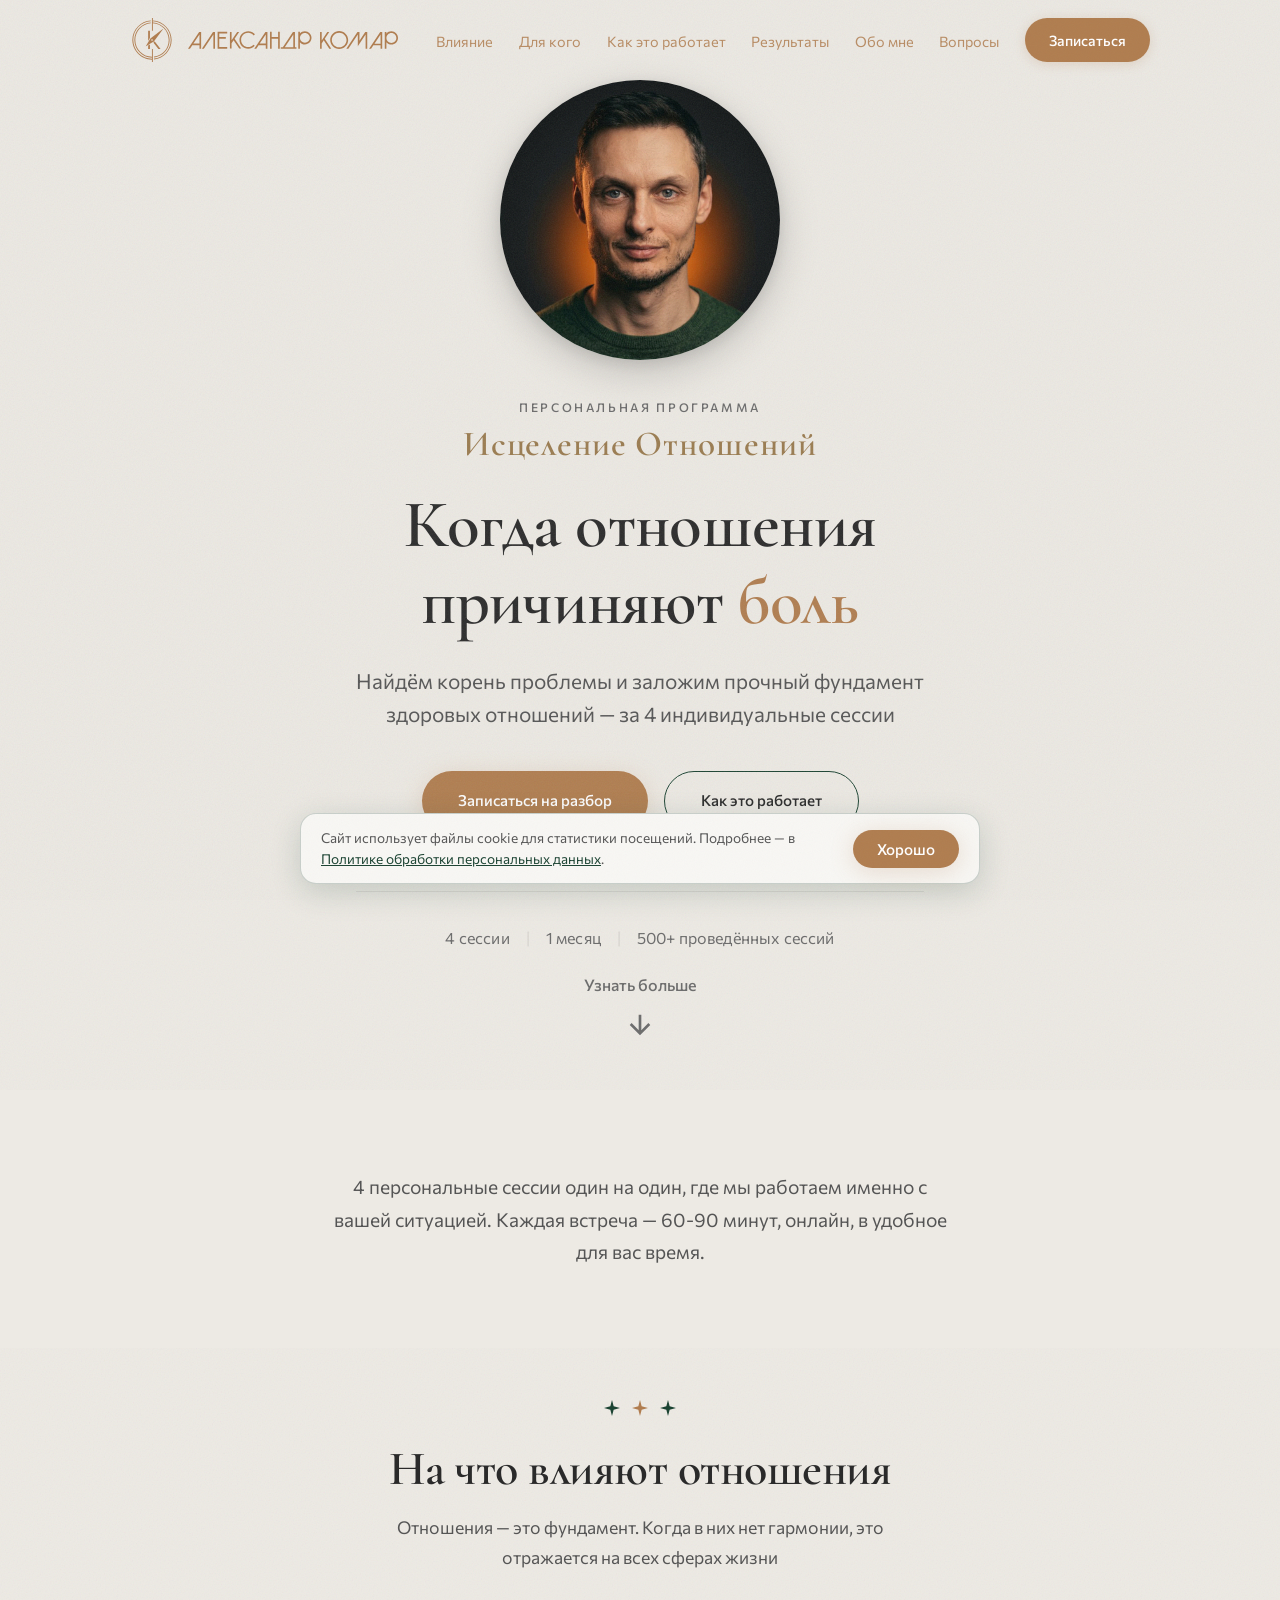
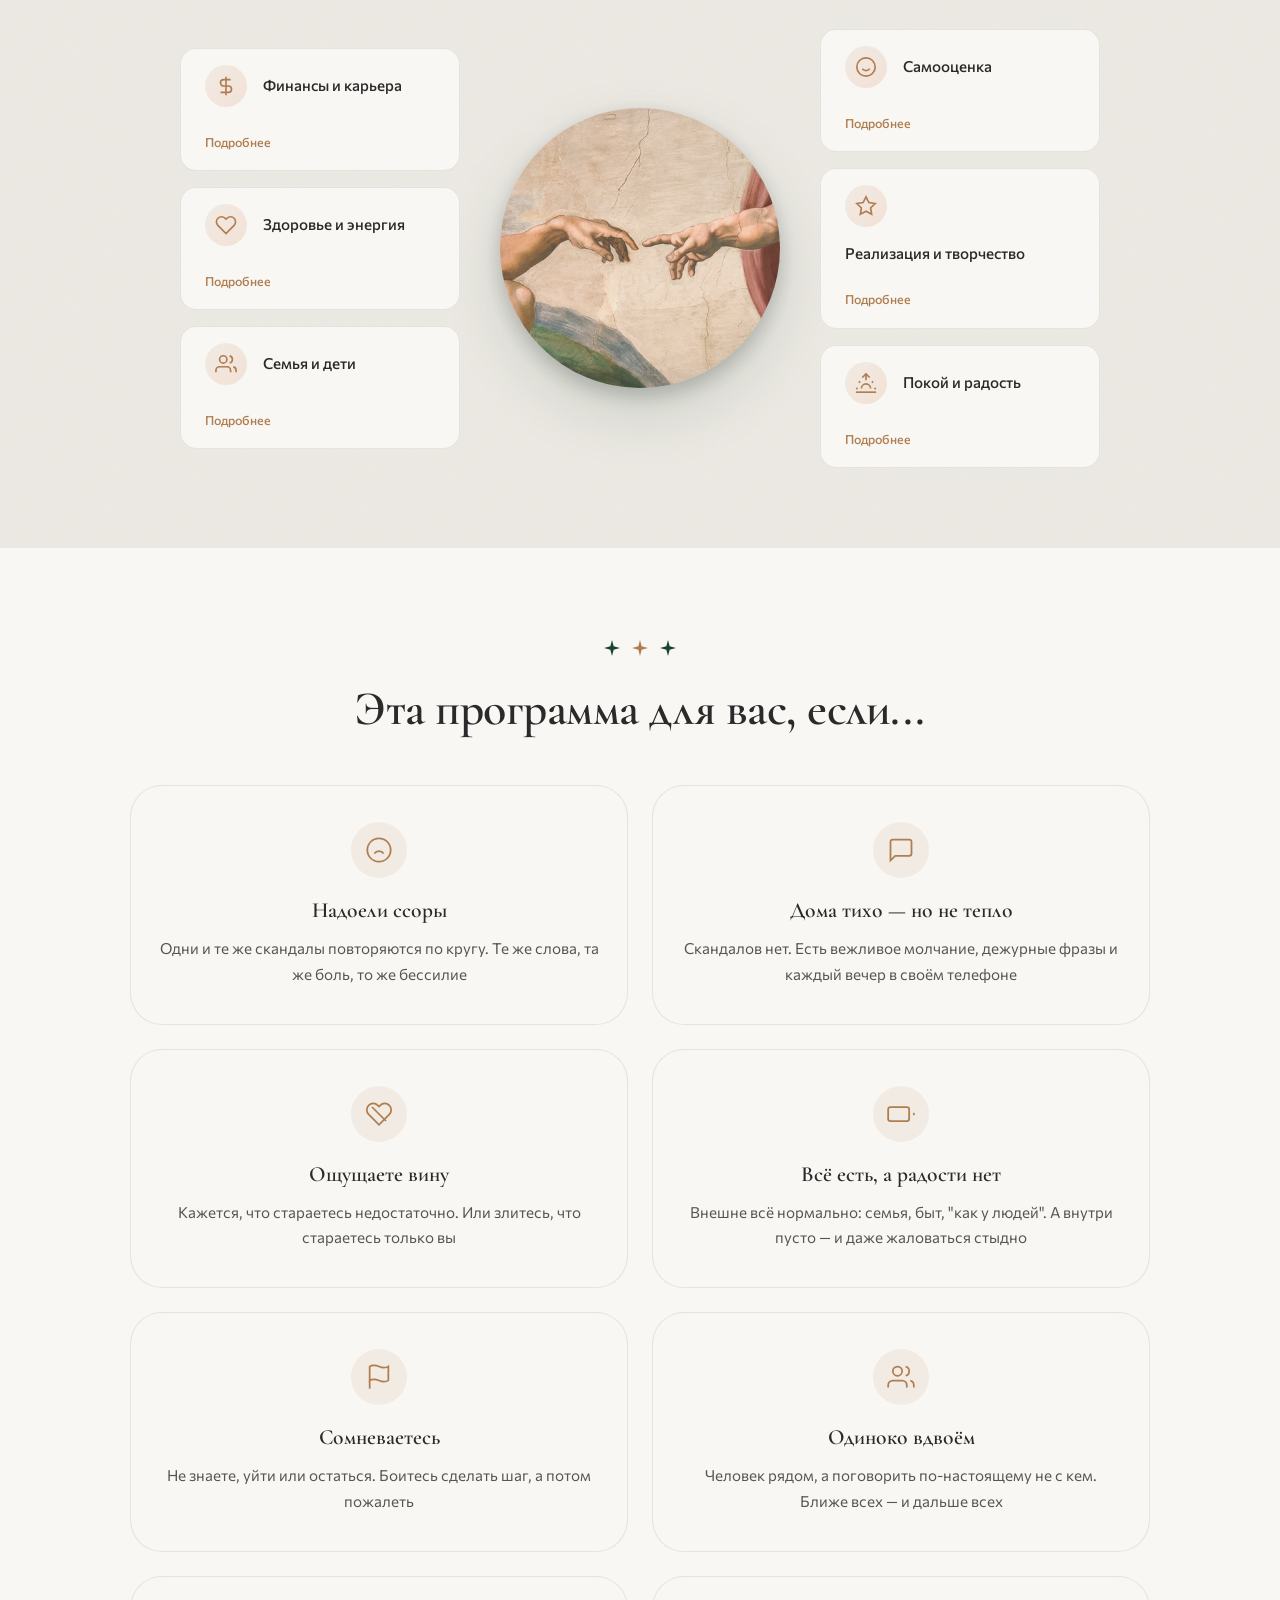
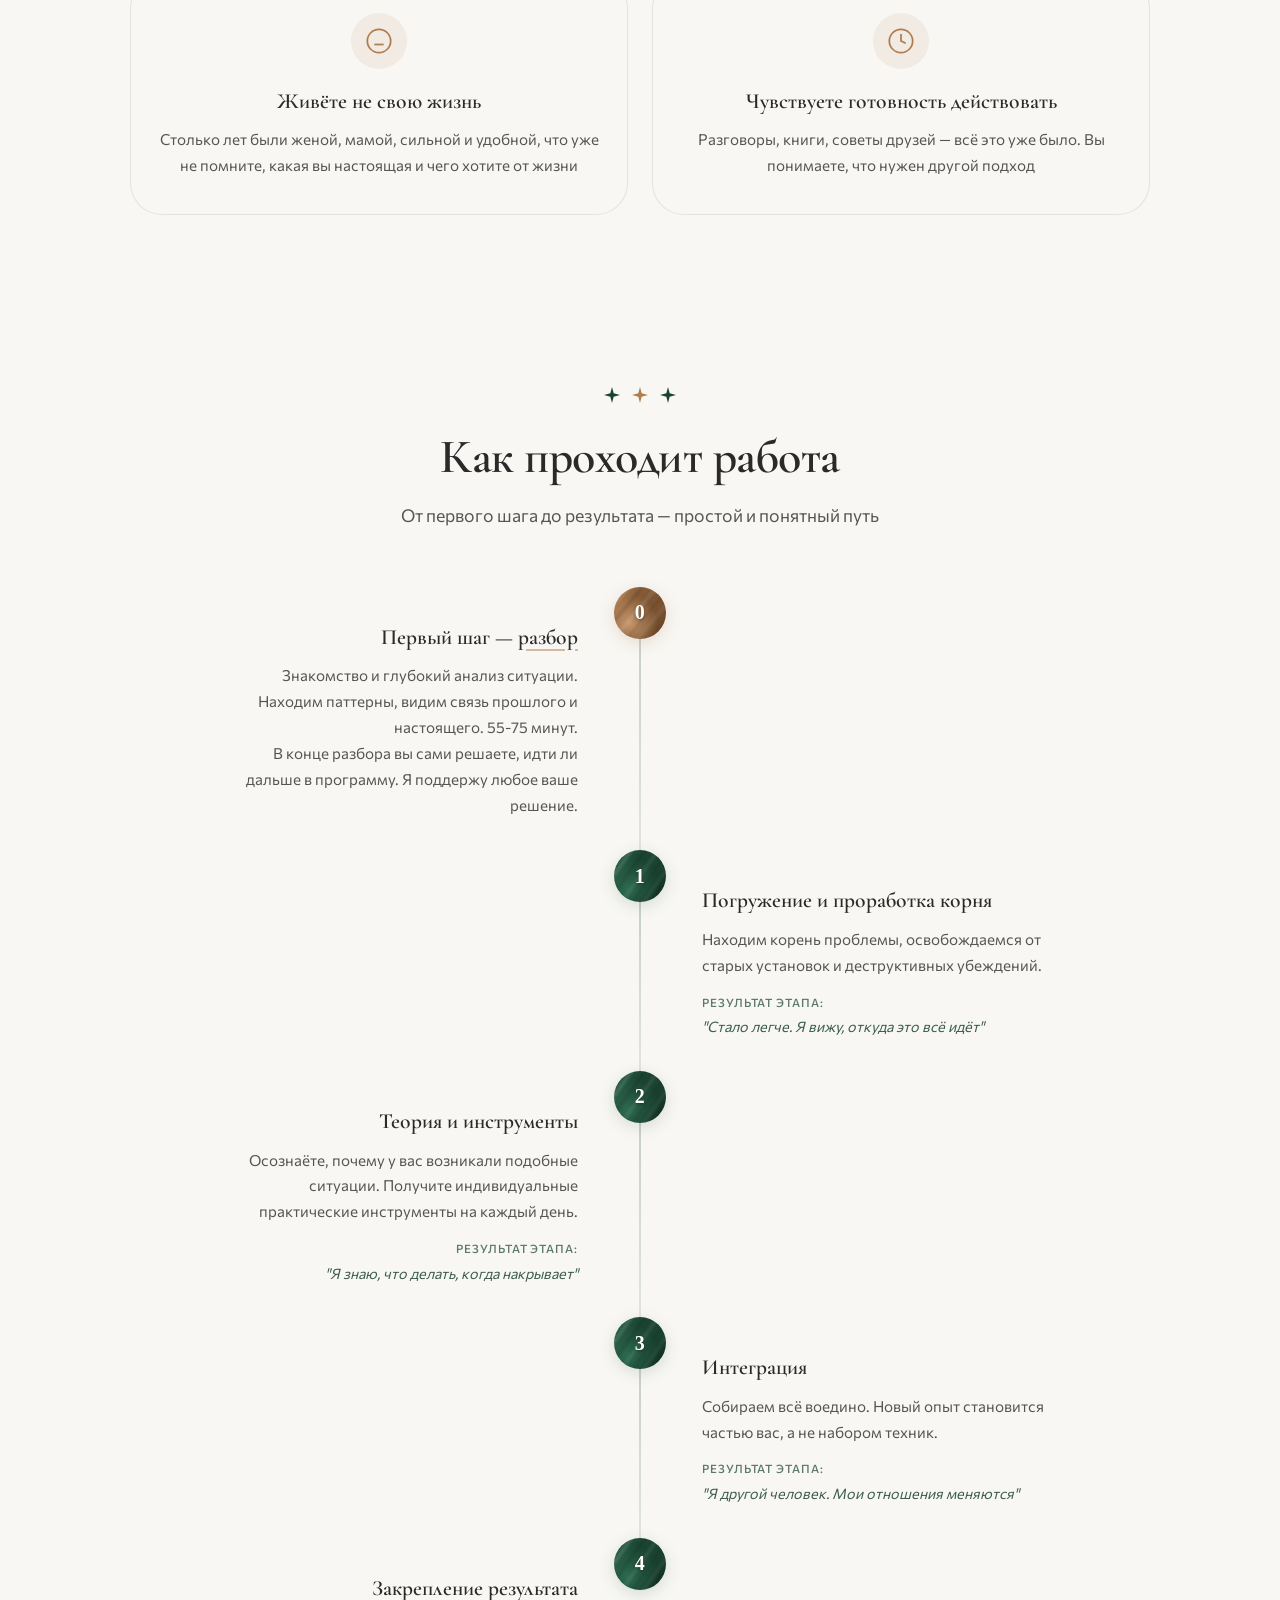
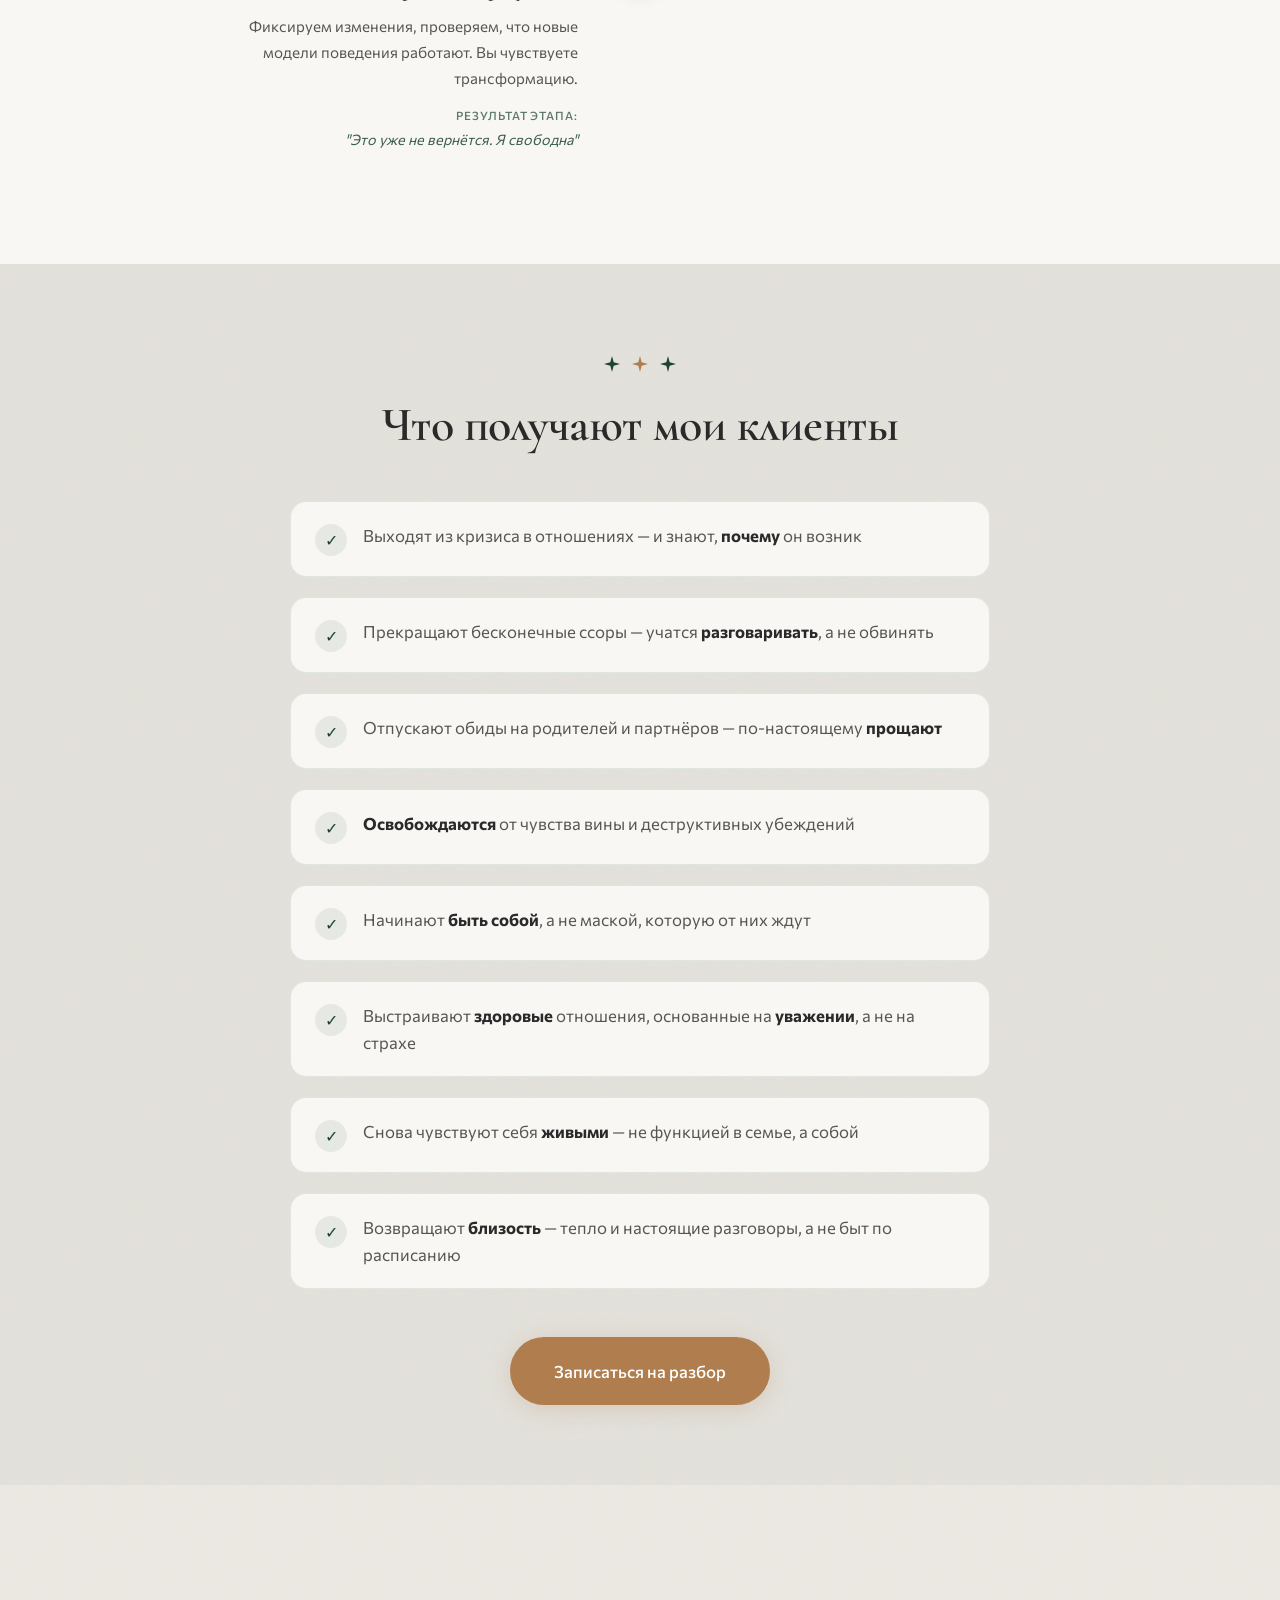
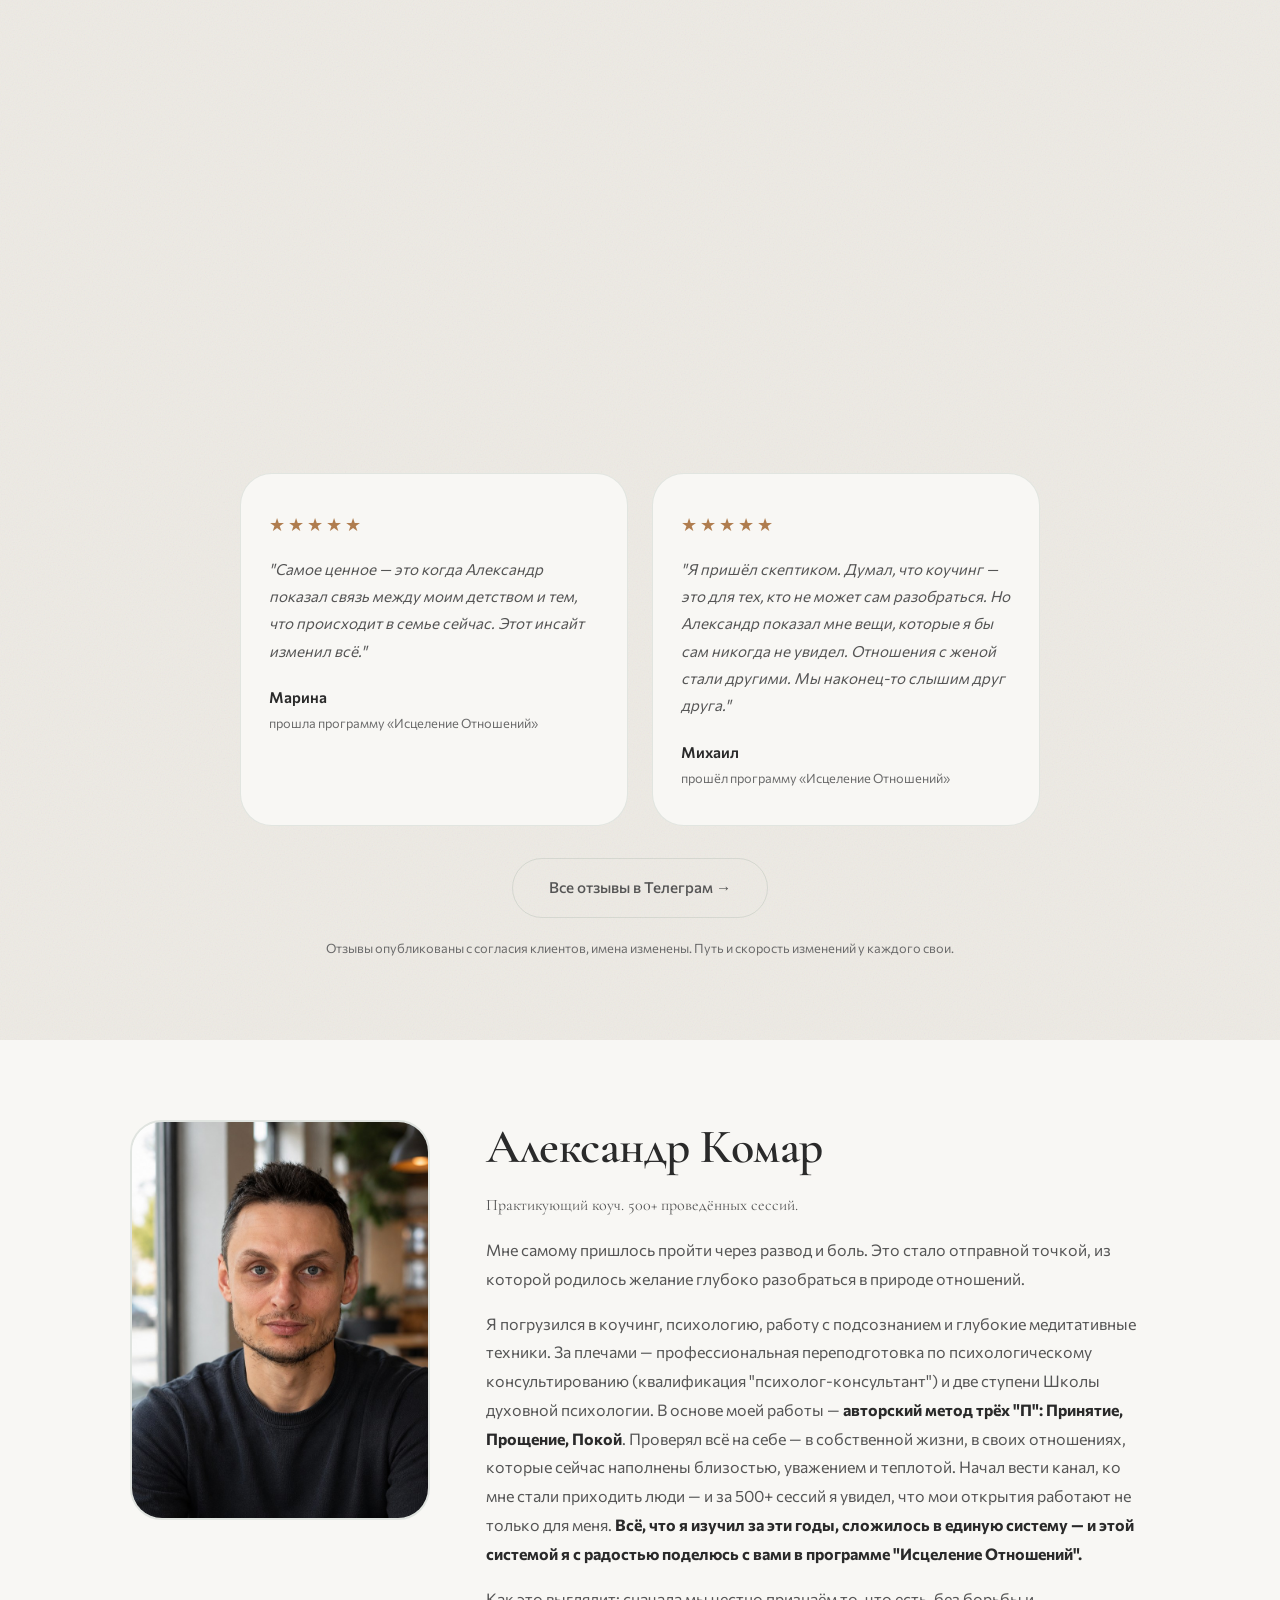
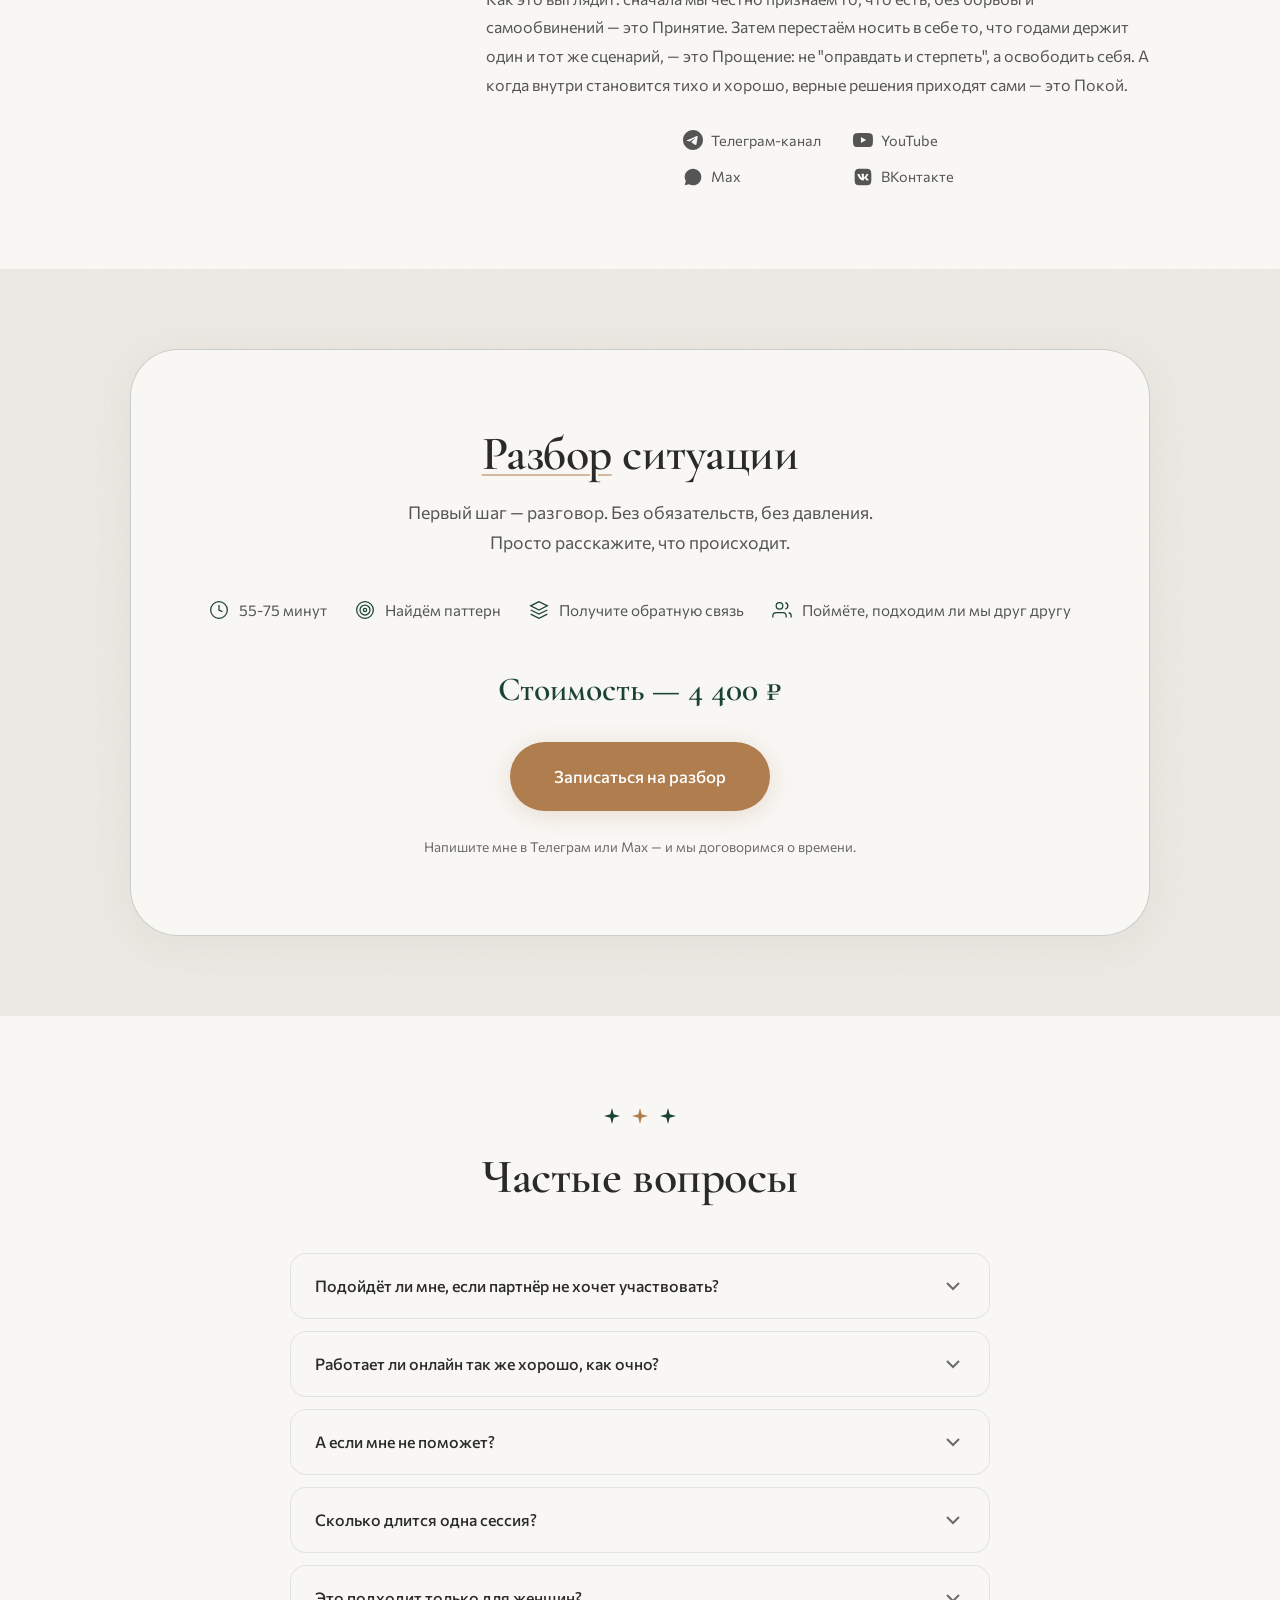
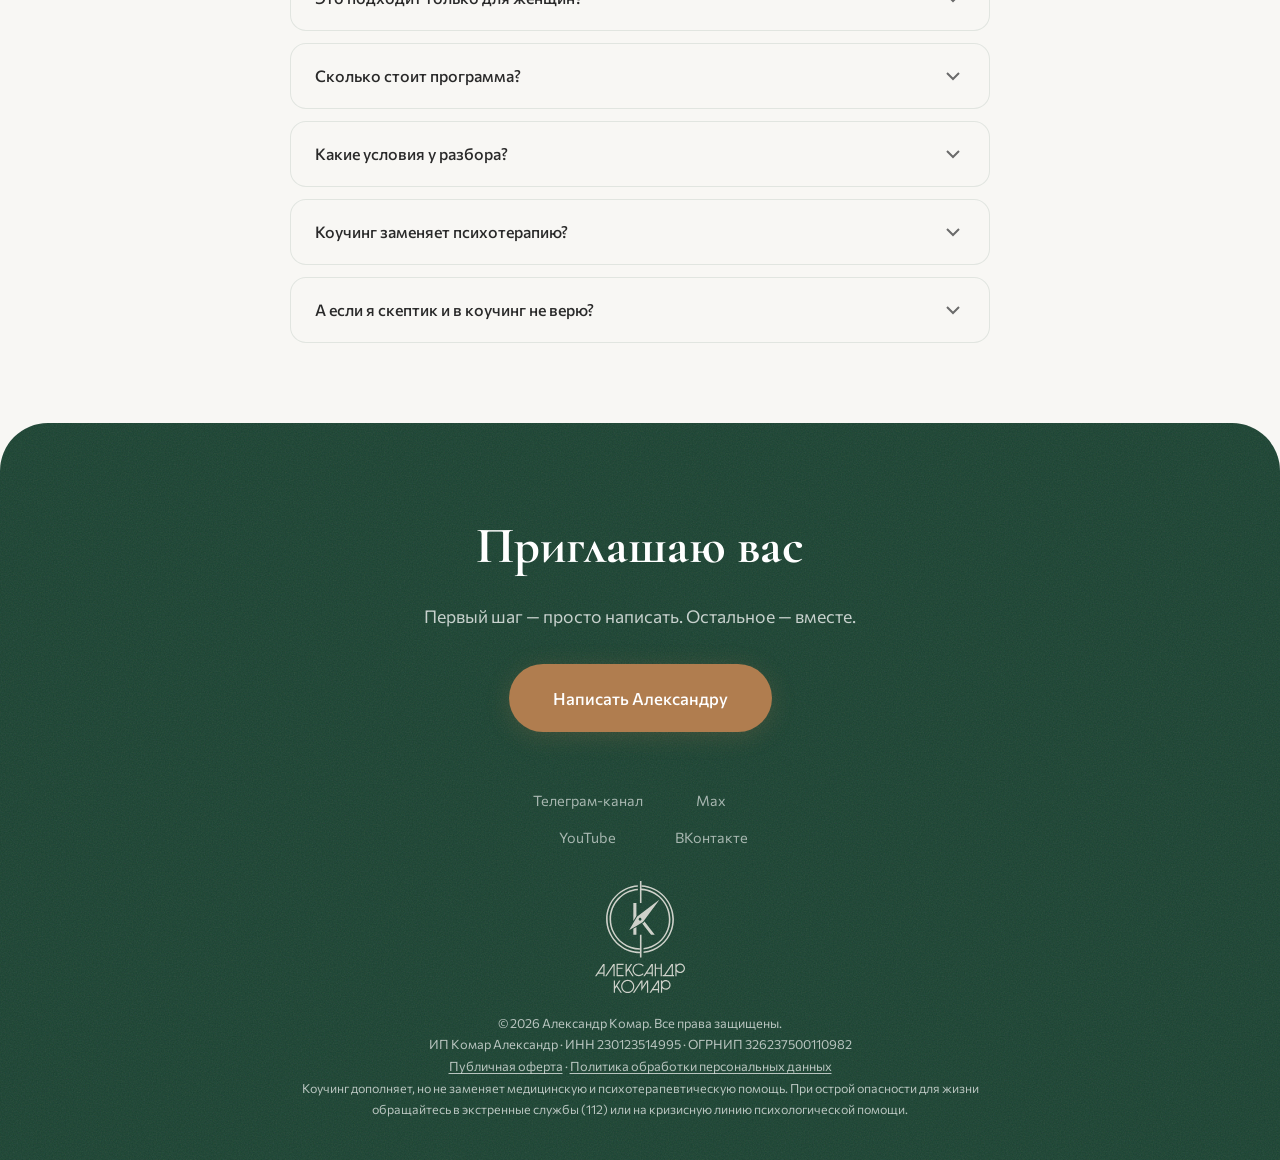
<file: index.html>
<!DOCTYPE html>
<html lang="ru">
<head>
    <meta charset="UTF-8">
    <meta name="viewport" content="width=device-width, initial-scale=1.0, viewport-fit=cover">
    <meta name="description" content="Александр Комар — коуч по отношениям. Помогу выйти из кризиса в отношениях за 4 сессии. Начните с разбора своей ситуации.">
    <meta name="theme-color" content="#EDEAE4">
    <meta name="apple-mobile-web-app-status-bar-style" content="black-translucent">
    <meta name="format-detection" content="telephone=no">
    <meta property="og:title" content="Александр Комар — Исцеление Отношений">
    <meta property="og:description" content="Помогу найти корень проблемы и заложить прочный фундамент здоровых отношений — за 4 сессии">
    <meta property="og:type" content="website">
    <meta property="og:image" content="https://komar-coach.vercel.app/img/og-image.jpg?v=3">
    <meta property="og:image:width" content="1200">
    <meta property="og:image:height" content="630">
    <meta property="og:url" content="https://komar-coach.vercel.app/">
    <meta property="og:locale" content="ru_RU">
    <meta name="twitter:card" content="summary_large_image">
    <title>Александр Комар — Исцеление Отношений</title>
    <link rel="canonical" href="https://komar-coach.vercel.app/">
    <link rel="icon" type="image/svg+xml" href="img/logo/logo_bronze.svg">
    <link rel="icon" href="/favicon.ico" sizes="32x32">
    <link rel="apple-touch-icon" href="img/apple-touch-icon.png">
    <link rel="preconnect" href="https://fonts.googleapis.com">
    <link rel="preconnect" href="https://fonts.gstatic.com" crossorigin>
    <link href="https://fonts.googleapis.com/css2?family=Cormorant+Garamond:wght@400;600;700&family=Commissioner:ital,wght@0,300;0,400;0,500;0,600;1,400&display=swap" rel="stylesheet">
    <link rel="stylesheet" href="style.css?v=35">

    <!-- Schema.org JSON-LD -->
    <script type="application/ld+json">
    {
      "@context": "https://schema.org",
      "@graph": [
        {
          "@type": "Person",
          "name": "Александр Комар",
          "jobTitle": "Коуч по отношениям",
          "description": "Практикующий коуч с опытом 500+ сессий. Помогаю выйти из кризиса в отношениях.",
          "url": "https://komar-coach.vercel.app/",
          "sameAs": [
            "https://telegram.me/WakeUp_Komars",
            "https://www.youtube.com/@komars-soul"
          ]
        },
        {
          "@type": "ProfessionalService",
          "name": "Исцеление Отношений",
          "description": "Персональная программа из 4 сессий для выхода из кризиса в отношениях. Первый шаг — разбор ситуации.",
          "provider": {
            "@type": "Person",
            "name": "Александр Комар"
          },
          "offers": {
            "@type": "Offer",
            "price": "55000",
            "priceCurrency": "RUB"
          }
        },
        {
          "@type": "FAQPage",
          "mainEntity": [
            {
              "@type": "Question",
              "name": "Подойдёт ли мне, если партнёр не хочет участвовать?",
              "acceptedAnswer": {
                "@type": "Answer",
                "text": "Да. Работа идёт с вами — с вашими реакциями, убеждениями, моделями поведения. Когда меняетесь вы — как правило, меняется и динамика отношений. Партнёру не нужно участвовать."
              }
            },
            {
              "@type": "Question",
              "name": "Работает ли онлайн так же хорошо, как очно?",
              "acceptedAnswer": {
                "@type": "Answer",
                "text": "Да, все мои сессии происходят онлайн, а результаты не отличаются от очных сессий. Единственное условие — спокойное место, где вас никто не потревожит."
              }
            },
            {
              "@type": "Question",
              "name": "А если мне не поможет?",
              "acceptedAnswer": {
                "@type": "Answer",
                "text": "Я не обещаю мгновенных результатов — многое в работе зависит от самого клиента. Но я ценю честность: именно для этого есть первая встреча — разбор, где мы оба поймём, подходим ли друг другу."
              }
            },
            {
              "@type": "Question",
              "name": "Сколько длится одна сессия?",
              "acceptedAnswer": {
                "@type": "Answer",
                "text": "Разбор — 55-75 минут. Сессии программы — 60-90 минут. Мы не торопимся: правильные решения рождаются из ясности, а не из спешки."
              }
            },
            {
              "@type": "Question",
              "name": "Это подходит только для женщин?",
              "acceptedAnswer": {
                "@type": "Answer",
                "text": "Ко мне обращаются и мужчины, и женщины. Чаще — женщины, но кризис в отношениях не зависит от пола. Если чувствуете, что пора что-то менять — напишите."
              }
            },
            {
              "@type": "Question",
              "name": "Сколько стоит программа?",
              "acceptedAnswer": {
                "@type": "Answer",
                "text": "Стоимость программы \"Исцеление Отношений\" (4 сессии) — 55 000 ₽. Доступна рассрочка от Т-Банка. Первый шаг — разбор вашей ситуации (4 400 ₽), на котором мы обсудим все детали и поймём, подходим ли друг другу."
              }
            },
            {
              "@type": "Question",
              "name": "Какие условия у разбора?",
              "acceptedAnswer": {
                "@type": "Answer",
                "text": "Разбор длится 55-75 минут и проходит онлайн по видеосвязи. Оплата — по счёту заранее (4 400 ₽), чек придёт на почту. Перенести встречу можно, предупредив за 24 часа. Если передумаете до проведения разбора — верну 100% оплаты. Подробнее — на странице \"Условия проведения разбора\"."
              }
            },
            {
              "@type": "Question",
              "name": "Коучинг заменяет психотерапию?",
              "acceptedAnswer": {
                "@type": "Answer",
                "text": "Нет — это разные инструменты, и один не отменяет другой. Коучинг может помочь, даже когда по-настоящему тяжело. Но он не заменяет назначенное лечение, если оно требуется. А если вы на грани срыва или появляются пугающие мысли — сначала поддержка врача или психотерапевта. Берегите себя: при угрозе жизни звоните 112."
              }
            },
            {
              "@type": "Question",
              "name": "А если я скептик и в коучинг не верю?",
              "acceptedAnswer": {
                "@type": "Answer",
                "text": "Скепсис — здоровая позиция, и вера здесь не нужна. Работа идёт с конкретным: вашими реакциями, установками, повторяющимися сценариями — это видно и проверяется в жизни, а не принимается на веру. Для того и разбор: один разговор, после которого вы сами решите, есть ли в этом польза."
              }
            }
          ]
        }
      ]
    }
    </script>

    <!-- Yandex.Metrika counter -->
    <script type="text/javascript">
    (function(m,e,t,r,i,k,a){m[i]=m[i]||function(){(m[i].a=m[i].a||[]).push(arguments)};
    m[i].l=1*new Date();
    for(var j=0;j<document.scripts.length;j++){if(document.scripts[j].src===r){return;}}
    k=e.createElement(t),a=e.getElementsByTagName(t)[0],k.async=1,k.src=r,a.parentNode.insertBefore(k,a)})
    (window, document, "script", "https://mc.yandex.ru/metrika/tag.js", "ym");
    ym(108266859, "init", {
        clickmap:true,
        trackLinks:true,
        accurateTrackBounce:true,
        webvisor:true
    });
    </script>
    <noscript><div><img src="https://mc.yandex.ru/watch/108266859" style="position:absolute; left:-9999px;" alt="" /></div></noscript>
    <!-- /Yandex.Metrika counter -->
</head>
<body>

    <!-- ===== НАВИГАЦИЯ ===== -->
    <nav class="nav" id="nav">
        <div class="nav__container">
            <a href="#hero" class="nav__logo" aria-label="Александр Комар — на главную">
                <span class="nav__logo-mark">
                    <img src="img/logo/logo_bronze.svg" alt="Александр Комар" class="nav__logo-img nav__logo-img--default">
                    <img src="img/logo/logo_sand.svg" alt="" aria-hidden="true" class="nav__logo-img nav__logo-img--scrolled">
                </span>
                <span class="nav__logo-text">
                    <img src="img/logo/logo_text_bronze.svg" alt="" aria-hidden="true" class="nav__logo-img nav__logo-img--default">
                    <img src="img/logo/logo_text_sand.svg" alt="" aria-hidden="true" class="nav__logo-img nav__logo-img--scrolled">
                </span>
            </a>
            <a href="#" class="nav__cta nav__cta--mobile" onclick="openMessengerModal(); return false;">Записаться</a>
            <button class="nav__toggle" id="navToggle" aria-label="Меню" aria-expanded="false">
                <span></span><span></span><span></span>
            </button>
            <ul class="nav__menu" id="navMenu">
                <li><a href="#impact" class="nav__link">Влияние</a></li>
                <li><a href="#for-whom" class="nav__link">Для кого</a></li>
                <li><a href="#how-it-works" class="nav__link">Как это работает</a></li>
                <li><a href="#results" class="nav__link">Результаты</a></li>
                <li><a href="#about" class="nav__link">Обо мне</a></li>
                <li><a href="#faq" class="nav__link">Вопросы</a></li>
                <li><a href="#diagnostic" class="nav__cta">Записаться</a></li>
            </ul>
        </div>
    </nav>

    <section class="hero" id="hero">
        <div class="hero__bg"></div>
        <div class="container hero__content">
            <div class="hero__avatar reveal">
                <img src="img/green-ava.jpg" alt="Александр Комар" width="800" height="800">
            </div>
            <span class="hero__label reveal">ПЕРСОНАЛЬНАЯ ПРОГРАММА</span>
            <span class="hero__program-name reveal">Исцеление Отношений</span>
            <h1 class="hero__title reveal">
                Когда отношения<br>причиняют <span class="accent-word">боль</span>
            </h1>
            <p class="hero__subtitle reveal">
                Найдём корень проблемы и заложим прочный фундамент <br>здоровых отношений&nbsp;— за&nbsp;4&nbsp;индивидуальные сессии
            </p>
            <div class="hero__actions reveal">
                <a href="#" class="btn btn--primary" onclick="openMessengerModal(); return false;">
                    Записаться на разбор
                </a>
                <a href="#how-it-works" class="btn btn--outline">Как это работает</a>
            </div>
            <div class="hero__stats-bar reveal">
                <span class="hero__stats-bar-item">4 сессии</span>
                <span class="hero__stats-bar-sep">|</span>
                <span class="hero__stats-bar-item">1 месяц</span>
                <span class="hero__stats-bar-sep">|</span>
                <span class="hero__stats-bar-item">500+ проведённых сессий</span>
            </div>
            <div class="hero__scroll">
                <span>Узнать больше</span>
                <svg width="24" height="24" viewBox="0 0 24 24" fill="none" stroke="currentColor" stroke-width="2"><path d="M12 5v14m-7-7l7 7 7-7"/></svg>
            </div>
        </div>
    </section>

    <!-- ===== БЛОК: КОНКРЕТИЗАЦИЯ ФОРМАТА ===== -->
    <section class="section format-block" id="format">
        <div class="container">
            <p class="format-block__text reveal">4 персональные сессии один на один, где мы работаем именно с вашей ситуацией. Каждая встреча — 60-90 минут, онлайн, в удобное для вас время.</p>
        </div>
    </section>

    <!-- ===== БЛОК 2: ИНФОГРАФИКА — ВЛИЯНИЕ ОТНОШЕНИЙ ===== -->
    <section class="section impact" id="impact">
        <div class="container">
            <span class="section__star reveal"><svg class="star-svg" width="16" height="16" viewBox="0 0 24 24"><path d="M12 0L14.5 9.5L24 12L14.5 14.5L12 24L9.5 14.5L0 12L9.5 9.5Z" fill="currentColor"/></svg> <svg class="star-svg" width="16" height="16" viewBox="0 0 24 24"><path d="M12 0L14.5 9.5L24 12L14.5 14.5L12 24L9.5 14.5L0 12L9.5 9.5Z" fill="currentColor"/></svg> <svg class="star-svg" width="16" height="16" viewBox="0 0 24 24"><path d="M12 0L14.5 9.5L24 12L14.5 14.5L12 24L9.5 14.5L0 12L9.5 9.5Z" fill="currentColor"/></svg></span>
            <h2 class="section__title reveal">На что влияют отношения</h2>
            <p class="section__subtitle reveal">Отношения — это фундамент. Когда в них нет гармонии, это отражается на всех сферах жизни</p>

            <div class="impact__layout reveal">
                <!-- SVG Connector Lines -->
                <svg class="impact__lines" viewBox="0 0 960 300" preserveAspectRatio="xMidYMid meet">
                    <defs>
                        <filter id="spark-glow" x="-100%" y="-100%" width="300%" height="300%">
                            <feGaussianBlur stdDeviation="2" result="blur"/>
                            <feMerge>
                                <feMergeNode in="blur"/>
                                <feMergeNode in="SourceGraphic"/>
                            </feMerge>
                        </filter>
                    </defs>
                    <!-- Left connectors -->
                    <line class="impact__connector" x1="390" y1="100" x2="340" y2="55" />
                    <line class="impact__connector" x1="390" y1="150" x2="340" y2="150" />
                    <line class="impact__connector" x1="390" y1="200" x2="340" y2="245" />
                    <!-- Right connectors -->
                    <line class="impact__connector" x1="570" y1="100" x2="620" y2="55" />
                    <line class="impact__connector" x1="570" y1="150" x2="620" y2="150" />
                    <line class="impact__connector" x1="570" y1="200" x2="620" y2="245" />
                    <!-- Neural impulse particles (subtle) -->
                    <circle class="impact__spark" r="3" filter="url(#spark-glow)" style="animation: spark-l1 3s ease-in-out infinite;"/>
                    <circle class="impact__spark" r="3" filter="url(#spark-glow)" style="animation: spark-l2 3s ease-in-out infinite;"/>
                    <circle class="impact__spark" r="3" filter="url(#spark-glow)" style="animation: spark-l3 3s ease-in-out infinite;"/>
                    <circle class="impact__spark" r="3" filter="url(#spark-glow)" style="animation: spark-r1 3s ease-in-out infinite;"/>
                    <circle class="impact__spark" r="3" filter="url(#spark-glow)" style="animation: spark-r2 3s ease-in-out infinite;"/>
                    <circle class="impact__spark" r="3" filter="url(#spark-glow)" style="animation: spark-r3 3s ease-in-out infinite;"/>
                </svg>

                <!-- Left branches -->
                <div class="impact__branches impact__left">
                    <div class="impact__item" role="button" tabindex="0" aria-expanded="false" onclick="this.querySelector('.impact__detail').classList.toggle('open')">
                        <div class="impact__item-icon">
                            <svg width="22" height="22" viewBox="0 0 24 24" fill="none" stroke="currentColor" stroke-width="1.8"><path d="M12 2v20M17 5H9.5a3.5 3.5 0 000 7h5a3.5 3.5 0 010 7H6"/></svg>
                        </div>
                        <span class="impact__item-text">Финансы и карьера</span>
                        <div class="impact__detail">
                            <span class="impact__detail-toggle">Подробнее</span>
                            <div class="impact__detail-content">
                                <p>Когда в отношениях хаос, мозг занят выживанием, а не ростом. Стресс блокирует ясное мышление, креативность и способность принимать финансовые решения. Исцеление отношений освобождает энергию для карьеры и дохода.</p>
                            </div>
                        </div>
                    </div>
                    <div class="impact__item" role="button" tabindex="0" aria-expanded="false" onclick="this.querySelector('.impact__detail').classList.toggle('open')">
                        <div class="impact__item-icon">
                            <svg width="22" height="22" viewBox="0 0 24 24" fill="none" stroke="currentColor" stroke-width="1.8"><path d="M20.84 4.61a5.5 5.5 0 00-7.78 0L12 5.67l-1.06-1.06a5.5 5.5 0 00-7.78 7.78l1.06 1.06L12 21.23l7.78-7.78 1.06-1.06a5.5 5.5 0 000-7.78z"/></svg>
                        </div>
                        <span class="impact__item-text">Здоровье и энергия</span>
                        <div class="impact__detail">
                            <span class="impact__detail-toggle">Подробнее</span>
                            <div class="impact__detail-content">
                                <p>Нерешённые конфликты — это сильный стресс для нервной системы. Он влияет на иммунитет, психику, сон и физическое состояние. Когда отношения налаживаются, энергия течёт свободно, и нервная система восстанавливается.</p>
                            </div>
                        </div>
                    </div>
                    <div class="impact__item" role="button" tabindex="0" aria-expanded="false" onclick="this.querySelector('.impact__detail').classList.toggle('open')">
                        <div class="impact__item-icon">
                            <svg width="22" height="22" viewBox="0 0 24 24" fill="none" stroke="currentColor" stroke-width="1.8"><path d="M17 21v-2a4 4 0 00-4-4H5a4 4 0 00-4 4v2"/><circle cx="9" cy="7" r="4"/><path d="M23 21v-2a4 4 0 00-3-3.87"/><path d="M16 3.13a4 4 0 010 7.75"/></svg>
                        </div>
                        <span class="impact__item-text">Семья и дети</span>
                        <div class="impact__detail">
                            <span class="impact__detail-toggle">Подробнее</span>
                            <div class="impact__detail-content">
                                <p>Дети впитывают атмосферу и поведение, а не слова. Когда в семье постоянные ссоры, ребёнок растёт в страхе и тревоге. Здоровые отношения — лучшее, что можно дать своим детям.</p>
                            </div>
                        </div>
                    </div>
                </div>

                <!-- Center circle with Creation of Adam -->
                <div class="impact__center" id="impactCenterBtn" role="button" tabindex="0" aria-label="Показать влияние">
                    <img src="img/creation-hands.png" alt="Сотворение Адама — метафора связи между людьми" class="impact__center-img" loading="lazy" width="200" height="200">
                </div>

                <div class="impact__branches impact__right">
                    <div class="impact__item" role="button" tabindex="0" aria-expanded="false" onclick="this.querySelector('.impact__detail').classList.toggle('open')">
                        <div class="impact__item-icon">
                            <svg width="22" height="22" viewBox="0 0 24 24" fill="none" stroke="currentColor" stroke-width="1.8"><circle cx="12" cy="12" r="10"/><path d="M8 14s1.5 2 4 2 4-2 4-2"/><line x1="9" y1="9" x2="9.01" y2="9"/><line x1="15" y1="9" x2="15.01" y2="9"/></svg>
                        </div>
                        <span class="impact__item-text">Самооценка</span>
                        <div class="impact__detail">
                            <span class="impact__detail-toggle">Подробнее</span>
                            <div class="impact__detail-content">
                                <p>Мы подсознательно оцениваем себя через призму отношений. Если партнёр обесценивает — мы начинаем верить, что недостаточно хороши. Когда отношения исцеляются, возвращается внутренняя опора и уверенность в себе.</p>
                            </div>
                        </div>
                    </div>
                    <div class="impact__item" role="button" tabindex="0" aria-expanded="false" onclick="this.querySelector('.impact__detail').classList.toggle('open')">
                        <div class="impact__item-icon">
                            <svg width="22" height="22" viewBox="0 0 24 24" fill="none" stroke="currentColor" stroke-width="1.8"><polygon points="12 2 15.09 8.26 22 9.27 17 14.14 18.18 21.02 12 17.77 5.82 21.02 7 14.14 2 9.27 8.91 8.26 12 2"/></svg>
                        </div>
                        <span class="impact__item-text">Реализация и творчество</span>
                        <div class="impact__detail">
                            <span class="impact__detail-toggle">Подробнее</span>
                            <div class="impact__detail-content">
                                <p>Отношения — это базовая потребность. Пока она не закрыта, энергия уходит на борьбу, а не на творчество и самореализацию.</p>
                            </div>
                        </div>
                    </div>
                    <div class="impact__item" role="button" tabindex="0" aria-expanded="false" onclick="this.querySelector('.impact__detail').classList.toggle('open')">
                        <div class="impact__item-icon">
                            <svg width="22" height="22" viewBox="0 0 24 24" fill="none" stroke="currentColor" stroke-width="1.8"><path d="M17 18a5 5 0 00-10 0"/><line x1="12" y1="2" x2="12" y2="9"/><line x1="4.22" y1="10.22" x2="5.64" y2="11.64"/><line x1="1" y1="18" x2="3" y2="18"/><line x1="21" y1="18" x2="23" y2="18"/><line x1="18.36" y1="11.64" x2="19.78" y2="10.22"/><line x1="23" y1="22" x2="1" y2="22"/><polyline points="8 6 12 2 16 6"/></svg>
                        </div>
                        <span class="impact__item-text">Покой и радость</span>
                        <div class="impact__detail">
                            <span class="impact__detail-toggle">Подробнее</span>
                            <div class="impact__detail-content">
                                <p>Настоящий внутренний покой невозможен, когда дома война. Радость подавляется чувством вины, обидой, тревогой. Когда отношения гармонизируются, покой приходит естественно — без борьбы и усилий.</p>
                            </div>
                        </div>
                    </div>
                </div>
            </div>
        </div>
    </section>

    <!-- ===== БЛОК 3: ДЛЯ КОГО ===== -->
    <section class="section for-whom" id="for-whom">
        <div class="container">
            <span class="section__star reveal"><svg class="star-svg" width="16" height="16" viewBox="0 0 24 24"><path d="M12 0L14.5 9.5L24 12L14.5 14.5L12 24L9.5 14.5L0 12L9.5 9.5Z" fill="currentColor"/></svg> <svg class="star-svg" width="16" height="16" viewBox="0 0 24 24"><path d="M12 0L14.5 9.5L24 12L14.5 14.5L12 24L9.5 14.5L0 12L9.5 9.5Z" fill="currentColor"/></svg> <svg class="star-svg" width="16" height="16" viewBox="0 0 24 24"><path d="M12 0L14.5 9.5L24 12L14.5 14.5L12 24L9.5 14.5L0 12L9.5 9.5Z" fill="currentColor"/></svg></span>
            <h2 class="section__title reveal">Эта программа для вас, если...</h2>
            <div class="for-whom__grid">
                <div class="for-whom__card reveal">
                    <div class="for-whom__icon">
                        <svg width="28" height="28" viewBox="0 0 24 24" fill="none" stroke="currentColor" stroke-width="1.5"><circle cx="12" cy="12" r="10"/><path d="M8 15s1.5-2 4-2 4 2 4 2"/><line x1="9" y1="9" x2="9.01" y2="9"/><line x1="15" y1="9" x2="15.01" y2="9"/></svg>
                    </div>
                    <h3>Надоели ссоры</h3>
                    <p>Одни и те же скандалы повторяются по кругу. Те же слова, та же боль, то же бессилие</p>
                </div>
                <div class="for-whom__card reveal">
                    <div class="for-whom__icon">
                        <svg width="28" height="28" viewBox="0 0 24 24" fill="none" stroke="currentColor" stroke-width="1.5"><path d="M21 15a2 2 0 01-2 2H7l-4 4V5a2 2 0 012-2h14a2 2 0 012 2z"/></svg>
                    </div>
                    <h3>Дома тихо — но не тепло</h3>
                    <p>Скандалов нет. Есть вежливое молчание, дежурные фразы и каждый вечер в своём телефоне</p>
                </div>
                <div class="for-whom__card reveal">
                    <div class="for-whom__icon">
                        <svg width="28" height="28" viewBox="0 0 24 24" fill="none" stroke="currentColor" stroke-width="1.5"><path d="M20.84 4.61a5.5 5.5 0 00-7.78 0L12 5.67l-1.06-1.06a5.5 5.5 0 00-7.78 7.78l1.06 1.06L12 21.23l7.78-7.78 1.06-1.06a5.5 5.5 0 000-7.78z"/><line x1="6" y1="6" x2="18" y2="18"/></svg>
                    </div>
                    <h3>Ощущаете вину</h3>
                    <p>Кажется, что стараетесь недостаточно. Или злитесь, что стараетесь только вы</p>
                </div>
                <div class="for-whom__card reveal">
                    <div class="for-whom__icon">
                        <svg width="28" height="28" viewBox="0 0 24 24" fill="none" stroke="currentColor" stroke-width="1.5"><rect x="1" y="6" width="18" height="12" rx="2" ry="2"/><line x1="23" y1="13" x2="23" y2="11"/></svg>
                    </div>
                    <h3>Всё есть, а радости нет</h3>
                    <p>Внешне всё нормально: семья, быт, "как у людей". А внутри пусто — и даже жаловаться стыдно</p>
                </div>
                <div class="for-whom__card reveal">
                    <div class="for-whom__icon">
                        <svg width="28" height="28" viewBox="0 0 24 24" fill="none" stroke="currentColor" stroke-width="1.5"><path d="M4 15s1-1 4-1 5 2 8 2 4-1 4-1V3s-1 1-4 1-5-2-8-2-4 1-4 1z"/><line x1="4" y1="22" x2="4" y2="15"/></svg>
                    </div>
                    <h3>Сомневаетесь</h3>
                    <p>Не знаете, уйти или остаться. Боитесь сделать шаг, а потом пожалеть</p>
                </div>
                <div class="for-whom__card reveal">
                    <div class="for-whom__icon">
                        <svg width="28" height="28" viewBox="0 0 24 24" fill="none" stroke="currentColor" stroke-width="1.5"><path d="M17 21v-2a4 4 0 00-4-4H5a4 4 0 00-4 4v2"/><circle cx="9" cy="7" r="4"/><path d="M23 21v-2a4 4 0 00-3-3.87"/><path d="M16 3.13a4 4 0 010 7.75"/></svg>
                    </div>
                    <h3>Одиноко вдвоём</h3>
                    <p>Человек рядом, а поговорить по-настоящему не с кем. Ближе всех — и дальше всех</p>
                </div>
                <div class="for-whom__card reveal">
                    <div class="for-whom__icon">
                        <svg width="28" height="28" viewBox="0 0 24 24" fill="none" stroke="currentColor" stroke-width="1.5"><circle cx="12" cy="12" r="10"/><line x1="8" y1="15" x2="16" y2="15"/><line x1="9" y1="9" x2="9.01" y2="9"/><line x1="15" y1="9" x2="15.01" y2="9"/></svg>
                    </div>
                    <h3>Живёте не свою жизнь</h3>
                    <p>Столько лет были женой, мамой, сильной и удобной, что уже не помните, какая вы настоящая и чего хотите от жизни</p>
                </div>
                <div class="for-whom__card reveal">
                    <div class="for-whom__icon">
                        <svg width="28" height="28" viewBox="0 0 24 24" fill="none" stroke="currentColor" stroke-width="1.5"><path d="M12 22c5.523 0 10-4.477 10-10S17.523 2 12 2 2 6.477 2 12s4.477 10 10 10z"/><path d="M12 6v6l4 2"/></svg>
                    </div>
                    <h3>Чувствуете готовность действовать</h3>
                    <p>Разговоры, книги, советы друзей — всё это уже было. Вы понимаете, что нужен другой подход</p>
                </div>
            </div>
        </div>
    </section>

    <!-- ===== БЛОК 4: КАК ЭТО РАБОТАЕТ (ЗИГЗАГ) ===== -->
    <section class="section how-it-works" id="how-it-works">
        <div class="container">
            <span class="section__star reveal"><svg class="star-svg" width="16" height="16" viewBox="0 0 24 24"><path d="M12 0L14.5 9.5L24 12L14.5 14.5L12 24L9.5 14.5L0 12L9.5 9.5Z" fill="currentColor"/></svg> <svg class="star-svg" width="16" height="16" viewBox="0 0 24 24"><path d="M12 0L14.5 9.5L24 12L14.5 14.5L12 24L9.5 14.5L0 12L9.5 9.5Z" fill="currentColor"/></svg> <svg class="star-svg" width="16" height="16" viewBox="0 0 24 24"><path d="M12 0L14.5 9.5L24 12L14.5 14.5L12 24L9.5 14.5L0 12L9.5 9.5Z" fill="currentColor"/></svg></span>
            <h2 class="section__title reveal">Как проходит работа</h2>
            <p class="section__subtitle reveal">От первого шага до результата — простой и понятный путь</p>

            <div class="zigzag">
                <!-- Step 0 -->
                <div class="zigzag__step reveal">
                    <div class="zigzag__content">
                        <h3>Первый шаг — <a href="uslovia-razbora.html" target="_blank" rel="noopener" class="accent-word link-uslovia">разбор</a></h3>
                        <p>Знакомство и глубокий анализ ситуации. Находим паттерны, видим связь прошлого и настоящего. 55-75 минут.</p>
                        <p>В конце разбора вы сами решаете, идти ли дальше в программу. Я поддержу любое ваше решение.</p>
                    </div>
                    <div class="zigzag__timeline">
                        <div class="zigzag__number zigzag__number--accent">0</div>
                        <div class="zigzag__line"></div>
                    </div>
                    <div class="zigzag__empty"></div>
                </div>

                <!-- Step 1 -->
                <div class="zigzag__step reveal">
                    <div class="zigzag__empty"></div>
                    <div class="zigzag__timeline">
                        <div class="zigzag__number">1</div>
                        <div class="zigzag__line"></div>
                    </div>
                    <div class="zigzag__content">
                        <h3>Погружение и проработка корня</h3>
                        <p>Находим корень проблемы, освобождаемся от старых установок и деструктивных убеждений.</p>
                        <span class="zigzag__quote-label">Результат этапа:</span>
                        <span class="zigzag__quote">"Стало легче. Я вижу, откуда это всё идёт"</span>
                    </div>
                </div>

                <!-- Step 2 -->
                <div class="zigzag__step reveal">
                    <div class="zigzag__content">
                        <h3>Теория и инструменты</h3>
                        <p>Осознаёте, почему у вас возникали подобные ситуации. Получите индивидуальные практические инструменты на каждый день.</p>
                        <span class="zigzag__quote-label">Результат этапа:</span>
                        <span class="zigzag__quote">"Я знаю, что делать, когда накрывает"</span>
                    </div>
                    <div class="zigzag__timeline">
                        <div class="zigzag__number">2</div>
                        <div class="zigzag__line"></div>
                    </div>
                    <div class="zigzag__empty"></div>
                </div>

                <!-- Step 3 -->
                <div class="zigzag__step reveal">
                    <div class="zigzag__empty"></div>
                    <div class="zigzag__timeline">
                        <div class="zigzag__number">3</div>
                        <div class="zigzag__line"></div>
                    </div>
                    <div class="zigzag__content">
                        <h3>Интеграция</h3>
                        <p>Собираем всё воедино. Новый опыт становится частью вас, а не набором техник.</p>
                        <span class="zigzag__quote-label">Результат этапа:</span>
                        <span class="zigzag__quote">"Я другой человек. Мои отношения меняются"</span>
                    </div>
                </div>

                <!-- Step 4 -->
                <div class="zigzag__step reveal">
                    <div class="zigzag__content">
                        <h3>Закрепление результата</h3>
                        <p>Фиксируем изменения, проверяем, что новые модели поведения работают. Вы чувствуете трансформацию.</p>
                        <span class="zigzag__quote-label">Результат этапа:</span>
                        <span class="zigzag__quote">"Это уже не вернётся. Я свободна"</span>
                    </div>
                    <div class="zigzag__timeline">
                        <div class="zigzag__number">4</div>
                        <div class="zigzag__line" style="background: transparent;"></div>
                    </div>
                    <div class="zigzag__empty"></div>
                </div>
            </div>
        </div>
    </section>

    <!-- ===== БЛОК 5: РЕЗУЛЬТАТЫ ===== -->
    <section class="section results" id="results">
        <div class="container">
            <span class="section__star reveal"><svg class="star-svg" width="16" height="16" viewBox="0 0 24 24"><path d="M12 0L14.5 9.5L24 12L14.5 14.5L12 24L9.5 14.5L0 12L9.5 9.5Z" fill="currentColor"/></svg> <svg class="star-svg" width="16" height="16" viewBox="0 0 24 24"><path d="M12 0L14.5 9.5L24 12L14.5 14.5L12 24L9.5 14.5L0 12L9.5 9.5Z" fill="currentColor"/></svg> <svg class="star-svg" width="16" height="16" viewBox="0 0 24 24"><path d="M12 0L14.5 9.5L24 12L14.5 14.5L12 24L9.5 14.5L0 12L9.5 9.5Z" fill="currentColor"/></svg></span>
            <h2 class="section__title reveal">Что получают мои клиенты</h2>
            <div class="results__grid">
                <div class="results__item reveal">
                    <div class="results__check">✓</div>
                    <p>Выходят из кризиса в отношениях — и знают, <strong>почему</strong> он возник</p>
                </div>
                <div class="results__item reveal">
                    <div class="results__check">✓</div>
                    <p>Прекращают бесконечные ссоры — учатся <strong>разговаривать</strong>, а не обвинять</p>
                </div>
                <div class="results__item reveal">
                    <div class="results__check">✓</div>
                    <p>Отпускают обиды на родителей и партнёров — по-настоящему <strong>прощают</strong></p>
                </div>
                <div class="results__item reveal">
                    <div class="results__check">✓</div>
                    <p><strong>Освобождаются</strong> от чувства вины и деструктивных убеждений</p>
                </div>
                <div class="results__item reveal">
                    <div class="results__check">✓</div>
                    <p>Начинают <strong>быть собой</strong>, а не маской, которую от них ждут</p>
                </div>
                <div class="results__item reveal">
                    <div class="results__check">✓</div>
                    <p>Выстраивают <strong>здоровые</strong> отношения, основанные на <strong>уважении</strong>, а не на страхе</p>
                </div>
                <div class="results__item reveal">
                    <div class="results__check">✓</div>
                    <p>Снова чувствуют себя <strong>живыми</strong> — не функцией в семье, а собой</p>
                </div>
                <div class="results__item reveal">
                    <div class="results__check">✓</div>
                    <p>Возвращают <strong>близость</strong> — тепло и настоящие разговоры, а не быт по расписанию</p>
                </div>
            </div>
            <div class="results__cta reveal">
                <a href="#" class="btn btn--primary btn--lg" onclick="openMessengerModal(); return false;">Записаться на разбор</a>
            </div>
        </div>
    </section>


    <!-- ===== БЛОК 6: ОТЗЫВЫ ===== -->
    <section class="section testimonials" id="testimonials">
        <div class="container">
            <span class="section__star reveal"><svg class="star-svg" width="16" height="16" viewBox="0 0 24 24"><path d="M12 0L14.5 9.5L24 12L14.5 14.5L12 24L9.5 14.5L0 12L9.5 9.5Z" fill="currentColor"/></svg> <svg class="star-svg" width="16" height="16" viewBox="0 0 24 24"><path d="M12 0L14.5 9.5L24 12L14.5 14.5L12 24L9.5 14.5L0 12L9.5 9.5Z" fill="currentColor"/></svg> <svg class="star-svg" width="16" height="16" viewBox="0 0 24 24"><path d="M12 0L14.5 9.5L24 12L14.5 14.5L12 24L9.5 14.5L0 12L9.5 9.5Z" fill="currentColor"/></svg></span>
            <h2 class="section__title reveal">Отзывы</h2>
            <div class="testimonials__grid">
                <div class="testimonials__card reveal">
                    <div class="testimonials__stars">★★★★★</div>
                    <p class="testimonials__text">"После второй сессии я впервые за долгое время почувствовала, что мои отношения можно спасти. Александр помог увидеть то, что я не замечала годами."</p>
                    <div class="testimonials__author">
                        <span class="testimonials__name">Анна</span>
                        <span class="testimonials__detail">прошла программу «Исцеление Отношений»</span>
                    </div>
                </div>
                <div class="testimonials__card reveal">
                    <div class="testimonials__stars">★★★★★</div>
                    <p class="testimonials__text">"Я пришла с ощущением полного тупика. Через месяц работы с Александром — как будто сняли пелену с глаз. Ссоры прекратились, потому что изменилась я сама."</p>
                    <div class="testimonials__author">
                        <span class="testimonials__name">Елена</span>
                        <span class="testimonials__detail">прошла программу «Исцеление Отношений»</span>
                    </div>
                </div>
                <div class="testimonials__card reveal">
                    <div class="testimonials__stars">★★★★★</div>
                    <p class="testimonials__text">"Самое ценное — это когда Александр показал связь между моим детством и тем, что происходит в семье сейчас. Этот инсайт изменил всё."</p>
                    <div class="testimonials__author">
                        <span class="testimonials__name">Марина</span>
                        <span class="testimonials__detail">прошла программу «Исцеление Отношений»</span>
                    </div>
                </div>
                <div class="testimonials__card reveal">
                    <div class="testimonials__stars">★★★★★</div>
                    <p class="testimonials__text">"Я пришёл скептиком. Думал, что коучинг — это для тех, кто не может сам разобраться. Но Александр показал мне вещи, которые я бы сам никогда не увидел. Отношения с женой стали другими. Мы наконец-то слышим друг друга."</p>
                    <div class="testimonials__author">
                        <span class="testimonials__name">Михаил</span>
                        <span class="testimonials__detail">прошёл программу «Исцеление Отношений»</span>
                    </div>
                </div>
            </div>
            <div class="testimonials__more reveal">
                <a href="https://telegram.me/WakeUp_Komars/206" target="_blank" rel="noopener" class="btn btn--ghost">
                    Все отзывы в Телеграм →
                </a>
            </div>
            <p class="testimonials__disclaimer reveal">Отзывы опубликованы с согласия клиентов, имена изменены. Путь и скорость изменений у каждого свои.</p>
        </div>
    </section>

    <!-- ===== БЛОК 7: ОБО МНЕ ===== -->
    <section class="section about" id="about">
        <div class="container">
            <div class="about__layout">
                <div class="about__photo-wrap reveal">
                    <img src="img/about-photo.jpg" alt="Александр Комар — коуч" class="about__photo-img" loading="lazy" width="400" height="400">
                </div>
                <div class="about__content reveal">
                    <h2 class="section__title section__title--left">Александр Комар</h2>
                    <p class="about__tagline">Практикующий коуч. 500+ проведённых сессий.</p>
                    <p>Мне самому пришлось пройти через развод и боль. Это стало отправной точкой, из которой родилось желание глубоко разобраться в природе отношений.</p>
                    <p>Я погрузился в коучинг, психологию, работу с подсознанием и глубокие медитативные техники. За плечами — профессиональная переподготовка по психологическому консультированию (квалификация "психолог-консультант") и две ступени Школы духовной психологии. В основе моей работы — <strong>авторский метод трёх "П": Принятие, Прощение, Покой</strong>. Проверял всё на себе — в собственной жизни, в своих отношениях, которые сейчас наполнены близостью, уважением и теплотой. Начал вести канал, ко мне стали приходить люди — и за 500+ сессий я увидел, что мои открытия работают не только для меня. <strong>Всё, что я изучил за эти годы, сложилось в единую систему — и этой системой я с радостью поделюсь с вами в программе "Исцеление Отношений".</strong></p>
                    <p>Как это выглядит: сначала мы честно признаём то, что есть, без борьбы и самообвинений — это Принятие. Затем перестаём носить в себе то, что годами держит один и тот же сценарий, — это Прощение: не "оправдать и стерпеть", а освободить себя. А когда внутри становится тихо и хорошо, верные решения приходят сами — это Покой.</p>
                    <div class="about__links">
                        <a href="https://telegram.me/WakeUp_Komars" target="_blank" rel="noopener" class="about__link">
                            <svg width="20" height="20" viewBox="0 0 24 24" fill="currentColor"><path d="M12 0C5.373 0 0 5.373 0 12s5.373 12 12 12 12-5.373 12-12S18.627 0 12 0zm5.562 8.161c-.18 1.897-.962 6.502-1.359 8.627-.168.9-.5 1.201-.82 1.23-.697.064-1.226-.46-1.901-.903-1.056-.692-1.653-1.123-2.678-1.799-1.185-.781-.417-1.21.258-1.911.177-.184 3.247-2.977 3.307-3.23.007-.032.014-.15-.056-.212s-.174-.041-.249-.024c-.106.024-1.793 1.139-5.062 3.345-.479.329-.913.489-1.302.481-.428-.009-1.252-.242-1.865-.442-.751-.244-1.349-.374-1.297-.789.027-.216.325-.437.893-.663 3.498-1.524 5.831-2.529 6.998-3.015 3.333-1.386 4.025-1.627 4.477-1.635.099-.002.321.023.465.141a.506.506 0 01.171.325c.016.093.036.306.02.472z"/></svg>
                            Телеграм-канал
                        </a>
                        <a href="https://www.youtube.com/@komars-soul" target="_blank" rel="noopener" class="about__link">
                            <svg width="20" height="20" viewBox="0 0 24 24" fill="currentColor"><path d="M23.498 6.186a3.016 3.016 0 00-2.122-2.136C19.505 3.545 12 3.545 12 3.545s-7.505 0-9.377.505A3.017 3.017 0 00.502 6.186C0 8.07 0 12 0 12s0 3.93.502 5.814a3.016 3.016 0 002.122 2.136c1.871.505 9.376.505 9.376.505s7.505 0 9.377-.505a3.015 3.015 0 002.122-2.136C24 15.93 24 12 24 12s0-3.93-.502-5.814zM9.545 15.568V8.432L15.818 12l-6.273 3.568z"/></svg>
                            YouTube
                        </a>
                        <a href="https://max.ru/join/SLMNDzffVSHQQzE0S-4gRw8YZO9c9nn63F9IoAcrtZw" target="_blank" rel="noopener" class="about__link">
                            <svg width="20" height="20" viewBox="0 0 24 24" fill="currentColor"><path d="M12 2C6.48 2 2 6.48 2 12c0 1.74.5 3.37 1.35 4.76L2 22l5.24-1.35C8.63 21.5 10.26 22 12 22c5.52 0 10-4.48 10-10S17.52 2 12 2z"/></svg>
                            Max
                        </a>
                        <a href="https://vk.com/club216665554" target="_blank" rel="noopener" class="about__link">
                            <svg width="20" height="20" viewBox="0 0 24 24" fill="currentColor"><path d="M15.07 2H8.93C3.33 2 2 3.33 2 8.93v6.14C2 20.67 3.33 22 8.93 22h6.14c5.6 0 6.93-1.33 6.93-6.93V8.93C22 3.33 20.67 2 15.07 2zm3.15 14.27h-1.46c-.55 0-.72-.44-1.71-1.44-.86-.83-1.24-.94-1.45-.94-.3 0-.38.08-.38.5v1.31c0 .36-.11.57-1.06.57-1.56 0-3.29-.95-4.51-2.7-1.83-2.57-2.33-4.5-2.33-4.9 0-.21.08-.41.5-.41h1.46c.38 0 .52.17.67.57.72 2.09 1.93 3.92 2.43 3.92.19 0 .27-.09.27-.56v-2.19c-.06-1-.58-1.08-.58-1.43 0-.17.14-.34.36-.34h2.29c.32 0 .43.17.43.54v2.95c0 .32.14.43.23.43.19 0 .34-.11.69-.46 1.06-1.19 1.82-3.02 1.82-3.02.1-.21.27-.41.65-.41h1.46c.44 0 .53.23.44.54-.18.85-1.96 3.36-1.96 3.36-.15.25-.21.36 0 .64.15.21.66.64 1 1.04.62.7 1.1 1.29 1.23 1.7.12.41-.09.62-.5.62z"/></svg>
                            ВКонтакте
                        </a>
                    </div>
                </div>
            </div>
        </div>
    </section>

    <!-- ===== БЛОК 8: РАЗБОР ===== -->
    <section class="section diagnostic" id="diagnostic">
        <div class="container">
            <div class="diagnostic__card reveal">
                <h2 class="section__title"><a href="uslovia-razbora.html" target="_blank" rel="noopener" class="link-uslovia">Разбор</a> ситуации</h2>
                <p class="diagnostic__desc">Первый шаг — разговор. Без обязательств, без давления. Просто расскажите, что происходит.</p>
                <div class="diagnostic__features">
                    <div class="diagnostic__feature">
                        <span class="diagnostic__feature-icon"><svg width="20" height="20" viewBox="0 0 24 24" fill="none" stroke="currentColor" stroke-width="1.5"><circle cx="12" cy="12" r="10"/><path d="M12 6v6l4 2"/></svg></span>
                        <span>55-75 минут</span>
                    </div>
                    <div class="diagnostic__feature">
                        <span class="diagnostic__feature-icon"><svg width="20" height="20" viewBox="0 0 24 24" fill="none" stroke="currentColor" stroke-width="1.5"><circle cx="12" cy="12" r="10"/><circle cx="12" cy="12" r="6"/><circle cx="12" cy="12" r="2"/></svg></span>
                        <span>Найдём паттерн</span>
                    </div>
                    <div class="diagnostic__feature">
                        <span class="diagnostic__feature-icon"><svg width="20" height="20" viewBox="0 0 24 24" fill="none" stroke="currentColor" stroke-width="1.5"><path d="M12 2L2 7l10 5 10-5-10-5z"/><path d="M2 17l10 5 10-5"/><path d="M2 12l10 5 10-5"/></svg></span>
                        <span>Получите обратную связь</span>
                    </div>
                    <div class="diagnostic__feature">
                        <span class="diagnostic__feature-icon"><svg width="20" height="20" viewBox="0 0 24 24" fill="none" stroke="currentColor" stroke-width="1.5"><path d="M17 21v-2a4 4 0 00-4-4H5a4 4 0 00-4 4v2"/><circle cx="9" cy="7" r="4"/><path d="M23 21v-2a4 4 0 00-3-3.87"/><path d="M16 3.13a4 4 0 010 7.75"/></svg></span>
                        <span>Поймёте, подходим ли мы друг другу</span>
                    </div>
                </div>
                <p class="diagnostic__price">Стоимость — 4&nbsp;400&nbsp;₽</p>
                <a href="#" class="btn btn--primary btn--lg" onclick="openMessengerModal(); return false;">
                    Записаться на разбор
                </a>
                <p class="diagnostic__note">Напишите мне в Телеграм или Max — и мы договоримся о времени.</p>
            </div>
        </div>
    </section>

    <!-- ===== БЛОК 10: FAQ ===== -->
    <section class="section faq" id="faq">
        <div class="container">
            <span class="section__star reveal"><svg class="star-svg" width="16" height="16" viewBox="0 0 24 24"><path d="M12 0L14.5 9.5L24 12L14.5 14.5L12 24L9.5 14.5L0 12L9.5 9.5Z" fill="currentColor"/></svg> <svg class="star-svg" width="16" height="16" viewBox="0 0 24 24"><path d="M12 0L14.5 9.5L24 12L14.5 14.5L12 24L9.5 14.5L0 12L9.5 9.5Z" fill="currentColor"/></svg> <svg class="star-svg" width="16" height="16" viewBox="0 0 24 24"><path d="M12 0L14.5 9.5L24 12L14.5 14.5L12 24L9.5 14.5L0 12L9.5 9.5Z" fill="currentColor"/></svg></span>
            <h2 class="section__title reveal">Частые вопросы</h2>
            <div class="faq__list">
                <div class="faq__item reveal">
                    <button class="faq__question" aria-expanded="false" aria-controls="faq-answer-1">
                        <span>Подойдёт ли мне, если партнёр не хочет участвовать?</span>
                        <svg class="faq__chevron" width="24" height="24" viewBox="0 0 24 24" fill="none" stroke="currentColor" stroke-width="2"><path d="M6 9l6 6 6-6"/></svg>
                    </button>
                    <div class="faq__answer" id="faq-answer-1">
                        <p>Да. Работа идёт с вами — с вашими реакциями, убеждениями, моделями поведения. Когда меняетесь вы — как правило, меняется и динамика отношений. Партнёру не нужно участвовать.</p>
                    </div>
                </div>
                <div class="faq__item reveal">
                    <button class="faq__question" aria-expanded="false" aria-controls="faq-answer-2">
                        <span>Работает ли онлайн так же хорошо, как очно?</span>
                        <svg class="faq__chevron" width="24" height="24" viewBox="0 0 24 24" fill="none" stroke="currentColor" stroke-width="2"><path d="M6 9l6 6 6-6"/></svg>
                    </button>
                    <div class="faq__answer" id="faq-answer-2">
                        <p>Да, все мои сессии происходят онлайн, а результаты не отличаются от очных сессий. Единственное условие — спокойное место, где вас никто не потревожит.</p>
                    </div>
                </div>
                <div class="faq__item reveal">
                    <button class="faq__question" aria-expanded="false" aria-controls="faq-answer-3">
                        <span>А если мне не поможет?</span>
                        <svg class="faq__chevron" width="24" height="24" viewBox="0 0 24 24" fill="none" stroke="currentColor" stroke-width="2"><path d="M6 9l6 6 6-6"/></svg>
                    </button>
                    <div class="faq__answer" id="faq-answer-3">
                        <p>Я не обещаю мгновенных результатов — многое в работе зависит от самого клиента. Но я ценю честность: именно для этого есть первая встреча — разбор, где мы оба поймём, подходим ли друг другу.</p>
                    </div>
                </div>
                <div class="faq__item reveal">
                    <button class="faq__question" aria-expanded="false" aria-controls="faq-answer-4">
                        <span>Сколько длится одна сессия?</span>
                        <svg class="faq__chevron" width="24" height="24" viewBox="0 0 24 24" fill="none" stroke="currentColor" stroke-width="2"><path d="M6 9l6 6 6-6"/></svg>
                    </button>
                    <div class="faq__answer" id="faq-answer-4">
                        <p>Разбор — 55-75 минут. Сессии программы — 60-90 минут. Мы не торопимся: правильные решения рождаются из ясности, а не из спешки.</p>
                    </div>
                </div>
                <div class="faq__item reveal">
                    <button class="faq__question" aria-expanded="false" aria-controls="faq-answer-5">
                        <span>Это подходит только для женщин?</span>
                        <svg class="faq__chevron" width="24" height="24" viewBox="0 0 24 24" fill="none" stroke="currentColor" stroke-width="2"><path d="M6 9l6 6 6-6"/></svg>
                    </button>
                    <div class="faq__answer" id="faq-answer-5">
                        <p>Ко мне обращаются и мужчины, и женщины. Чаще — женщины, но кризис в отношениях не зависит от пола. Если чувствуете, что пора что-то менять — напишите.</p>
                    </div>
                </div>
                <div class="faq__item reveal">
                    <button class="faq__question" aria-expanded="false" aria-controls="faq-answer-6">
                        <span>Сколько стоит программа?</span>
                        <svg class="faq__chevron" width="24" height="24" viewBox="0 0 24 24" fill="none" stroke="currentColor" stroke-width="2"><path d="M6 9l6 6 6-6"/></svg>
                    </button>
                    <div class="faq__answer" id="faq-answer-6">
                        <p>Стоимость программы "Исцеление Отношений" (4 сессии) — 55&nbsp;000&nbsp;₽. Доступна рассрочка от Т-Банка. Первый шаг — разбор вашей ситуации (4&nbsp;400&nbsp;₽), на котором мы обсудим все детали и поймём, подходим ли друг другу.</p>
                    </div>
                </div>
                <div class="faq__item reveal">
                    <button class="faq__question" aria-expanded="false" aria-controls="faq-answer-7">
                        <span>Какие условия у разбора?</span>
                        <svg class="faq__chevron" width="24" height="24" viewBox="0 0 24 24" fill="none" stroke="currentColor" stroke-width="2"><path d="M6 9l6 6 6-6"/></svg>
                    </button>
                    <div class="faq__answer" id="faq-answer-7">
                        <p>Разбор длится 55-75 минут и проходит онлайн по видеосвязи. Оплата — по счёту заранее (4&nbsp;400&nbsp;₽), чек придёт на почту. Перенести встречу можно, предупредив за 24 часа. Если передумаете до проведения разбора — верну 100% оплаты. Подробнее — на странице <a href="uslovia-razbora.html" target="_blank" rel="noopener">"Условия проведения разбора"</a>.</p>
                    </div>
                </div>
                <div class="faq__item reveal">
                    <button class="faq__question" aria-expanded="false" aria-controls="faq-answer-8">
                        <span>Коучинг заменяет психотерапию?</span>
                        <svg class="faq__chevron" width="24" height="24" viewBox="0 0 24 24" fill="none" stroke="currentColor" stroke-width="2"><path d="M6 9l6 6 6-6"/></svg>
                    </button>
                    <div class="faq__answer" id="faq-answer-8">
                        <p>Нет — это разные инструменты, и один не отменяет другой. Коучинг может помочь, даже когда по-настоящему тяжело. Но он не заменяет назначенное лечение, если оно требуется. А если вы на грани срыва или появляются пугающие мысли — сначала поддержка врача или психотерапевта. Берегите себя: при угрозе жизни звоните 112.</p>
                    </div>
                </div>
                <div class="faq__item reveal">
                    <button class="faq__question" aria-expanded="false" aria-controls="faq-answer-9">
                        <span>А если я скептик и в коучинг не верю?</span>
                        <svg class="faq__chevron" width="24" height="24" viewBox="0 0 24 24" fill="none" stroke="currentColor" stroke-width="2"><path d="M6 9l6 6 6-6"/></svg>
                    </button>
                    <div class="faq__answer" id="faq-answer-9">
                        <p>Скепсис — здоровая позиция, и вера здесь не нужна. Работа идёт с конкретным: вашими реакциями, установками, повторяющимися сценариями — это видно и проверяется в жизни, а не принимается на веру. Для того и разбор: один разговор, после которого вы сами решите, есть ли в этом польза.</p>
                    </div>
                </div>
            </div>
        </div>
    </section>

    <!-- ===== БЛОК 11: FOOTER ===== -->
    <footer class="footer" id="footer">
        <div class="container">
            <div class="footer__cta reveal">
                <h2>Приглашаю вас</h2>
                <p>Первый шаг — просто написать. Остальное — вместе.</p>
                <a href="#" class="btn btn--primary btn--lg" onclick="openMessengerModal(); return false;">
                    Написать Александру
                </a>
            </div>
            <div class="footer__links">
                <a href="https://telegram.me/WakeUp_Komars" target="_blank" rel="noopener">Телеграм-канал</a>
                <a href="https://max.ru/join/SLMNDzffVSHQQzE0S-4gRw8YZO9c9nn63F9IoAcrtZw" target="_blank" rel="noopener">Max</a>
                <a href="https://www.youtube.com/@komars-soul" target="_blank" rel="noopener">YouTube</a>
                <a href="https://vk.com/club216665554" target="_blank" rel="noopener">ВКонтакте</a>
            </div>
            <img src="img/logo/logo_vert_sand.svg" alt="" aria-hidden="true" class="footer__logo">
            <p class="footer__copy">© 2026 Александр Комар. Все права защищены.</p>
            <p class="footer__copy">ИП Комар Александр · ИНН 230123514995 · ОГРНИП 326237500110982<br>
            <a href="oferta.html" style="color: inherit;">Публичная оферта</a> · <a href="politika-pd.html" style="color: inherit;">Политика обработки персональных данных</a></p>
            <p class="footer__copy footer__disclaimer">Коучинг дополняет, но не заменяет медицинскую и психотерапевтическую помощь. При острой опасности для жизни обращайтесь в экстренные службы (112) или на кризисную линию психологической помощи.</p>
        </div>
    </footer>

    <!-- ===== МОДАЛЬНОЕ ОКНО: ВЫБОР МЕССЕНДЖЕРА ===== -->
    <div class="messenger-modal" id="messengerModal" role="dialog" aria-modal="true" aria-labelledby="messengerModalTitle">
        <div class="messenger-modal__overlay" onclick="closeMessengerModal()"></div>
        <div class="messenger-modal__card">
            <button class="messenger-modal__close" onclick="closeMessengerModal()" aria-label="Закрыть">
                <svg width="24" height="24" viewBox="0 0 24 24" fill="none" stroke="currentColor" stroke-width="2"><path d="M18 6L6 18M6 6l12 12"/></svg>
            </button>
            <h3 class="messenger-modal__title" id="messengerModalTitle">Выберите мессенджер</h3>
            <p class="messenger-modal__subtitle">Напишите мне — и мы договоримся о времени разбора</p>
            <div class="messenger-modal__options">
                <a href="https://telegram.me/komars_soul?text=%D0%97%D0%B4%D1%80%D0%B0%D0%B2%D1%81%D1%82%D0%B2%D1%83%D0%B9%D1%82%D0%B5!%20%D0%A5%D0%BE%D1%87%D1%83%20%D0%B7%D0%B0%D0%BF%D0%B8%D1%81%D0%B0%D1%82%D1%8C%D1%81%D1%8F%20%D0%BD%D0%B0%20%D1%80%D0%B0%D0%B7%D0%B1%D0%BE%D1%80" target="_blank" rel="noopener" class="messenger-modal__option" onclick="if(typeof ym!=='undefined')ym(108266859,'reachGoal','click_telegram')">
                    <svg class="messenger-modal__icon" width="40" height="40" viewBox="0 0 24 24" fill="currentColor"><path d="M12 0C5.373 0 0 5.373 0 12s5.373 12 12 12 12-5.373 12-12S18.627 0 12 0zm5.562 8.161c-.18 1.897-.962 6.502-1.359 8.627-.168.9-.5 1.201-.82 1.23-.697.064-1.226-.46-1.901-.903-1.056-.692-1.653-1.123-2.678-1.799-1.185-.781-.417-1.21.258-1.911.177-.184 3.247-2.977 3.307-3.23.007-.032.014-.15-.056-.212s-.174-.041-.249-.024c-.106.024-1.793 1.139-5.062 3.345-.479.329-.913.489-1.302.481-.428-.009-1.252-.242-1.865-.442-.751-.244-1.349-.374-1.297-.789.027-.216.325-.437.893-.663 3.498-1.524 5.831-2.529 6.998-3.015 3.333-1.386 4.025-1.627 4.477-1.635.099-.002.321.023.465.141a.506.506 0 01.171.325c.016.093.036.306.02.472z"/></svg>
                    <span class="messenger-modal__name">Telegram</span>
                </a>
                <a href="https://max.ru/u/f9LHodD0cOK-83rjSDHmJ-5CAUaNRmHcxYT0QlpJ5kUK9RNPEuaqTCBAhPs" target="_blank" rel="noopener" class="messenger-modal__option" onclick="if(typeof ym!=='undefined')ym(108266859,'reachGoal','click_max')">
                    <svg class="messenger-modal__icon" width="40" height="40" viewBox="0 0 24 24" fill="currentColor"><path d="M12 2C6.48 2 2 6.48 2 12c0 1.74.5 3.37 1.35 4.76L2 22l5.24-1.35C8.63 21.5 10.26 22 12 22c5.52 0 10-4.48 10-10S17.52 2 12 2z"/></svg>
                    <span class="messenger-modal__name">Max</span>
                </a>
            </div>
        </div>
    </div>

    <!-- ===== КНОПКА "НАВЕРХ" ===== -->
    <button class="totop" id="toTop" type="button" aria-label="Наверх">
        <svg width="20" height="20" viewBox="0 0 24 24" fill="none" stroke="currentColor" stroke-width="2.2" stroke-linecap="round" stroke-linejoin="round"><path d="M12 19V5"/><path d="M5 12l7-7 7 7"/></svg>
    </button>

    <!-- ===== КУКИ-УВЕДОМЛЕНИЕ ===== -->
    <div class="cookie-notice" id="cookieNotice" hidden>
        <p>Сайт использует файлы cookie для статистики посещений. Подробнее — в <a href="politika-pd.html">Политике обработки персональных данных</a>.</p>
        <button class="btn btn--primary cookie-notice__btn" id="cookieNoticeBtn" type="button">Хорошо</button>
    </div>

    <script>
        // Кнопка "наверх": появляется после первого экрана прокрутки
        (function() {
            var toTop = document.getElementById('toTop');
            if (!toTop) return;
            window.addEventListener('scroll', function() {
                toTop.classList.toggle('visible', window.scrollY > window.innerHeight * 1.2);
            }, { passive: true });
            toTop.addEventListener('click', function() {
                window.scrollTo({ top: 0, behavior: 'smooth' });
            });
        })();
    </script>
    <script src="app.js?v=4"></script>
</body>
</html>
</file>
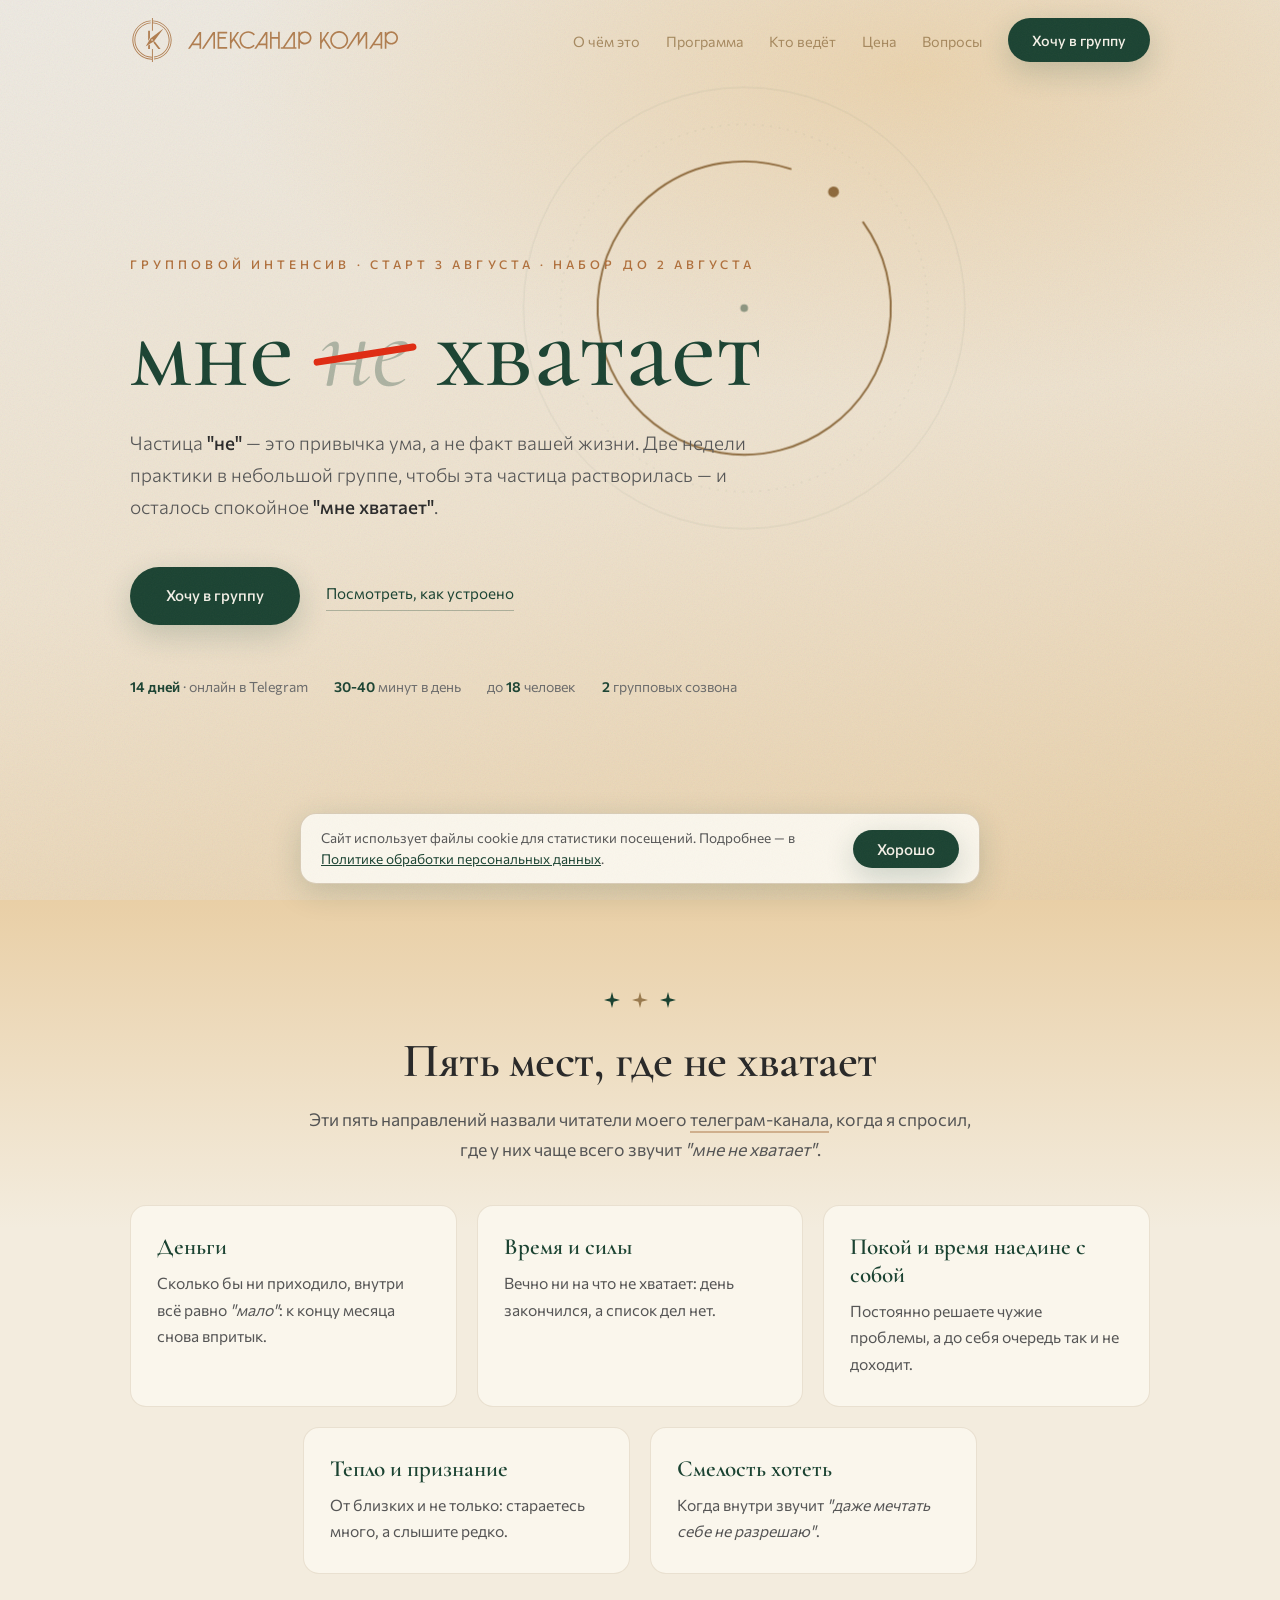
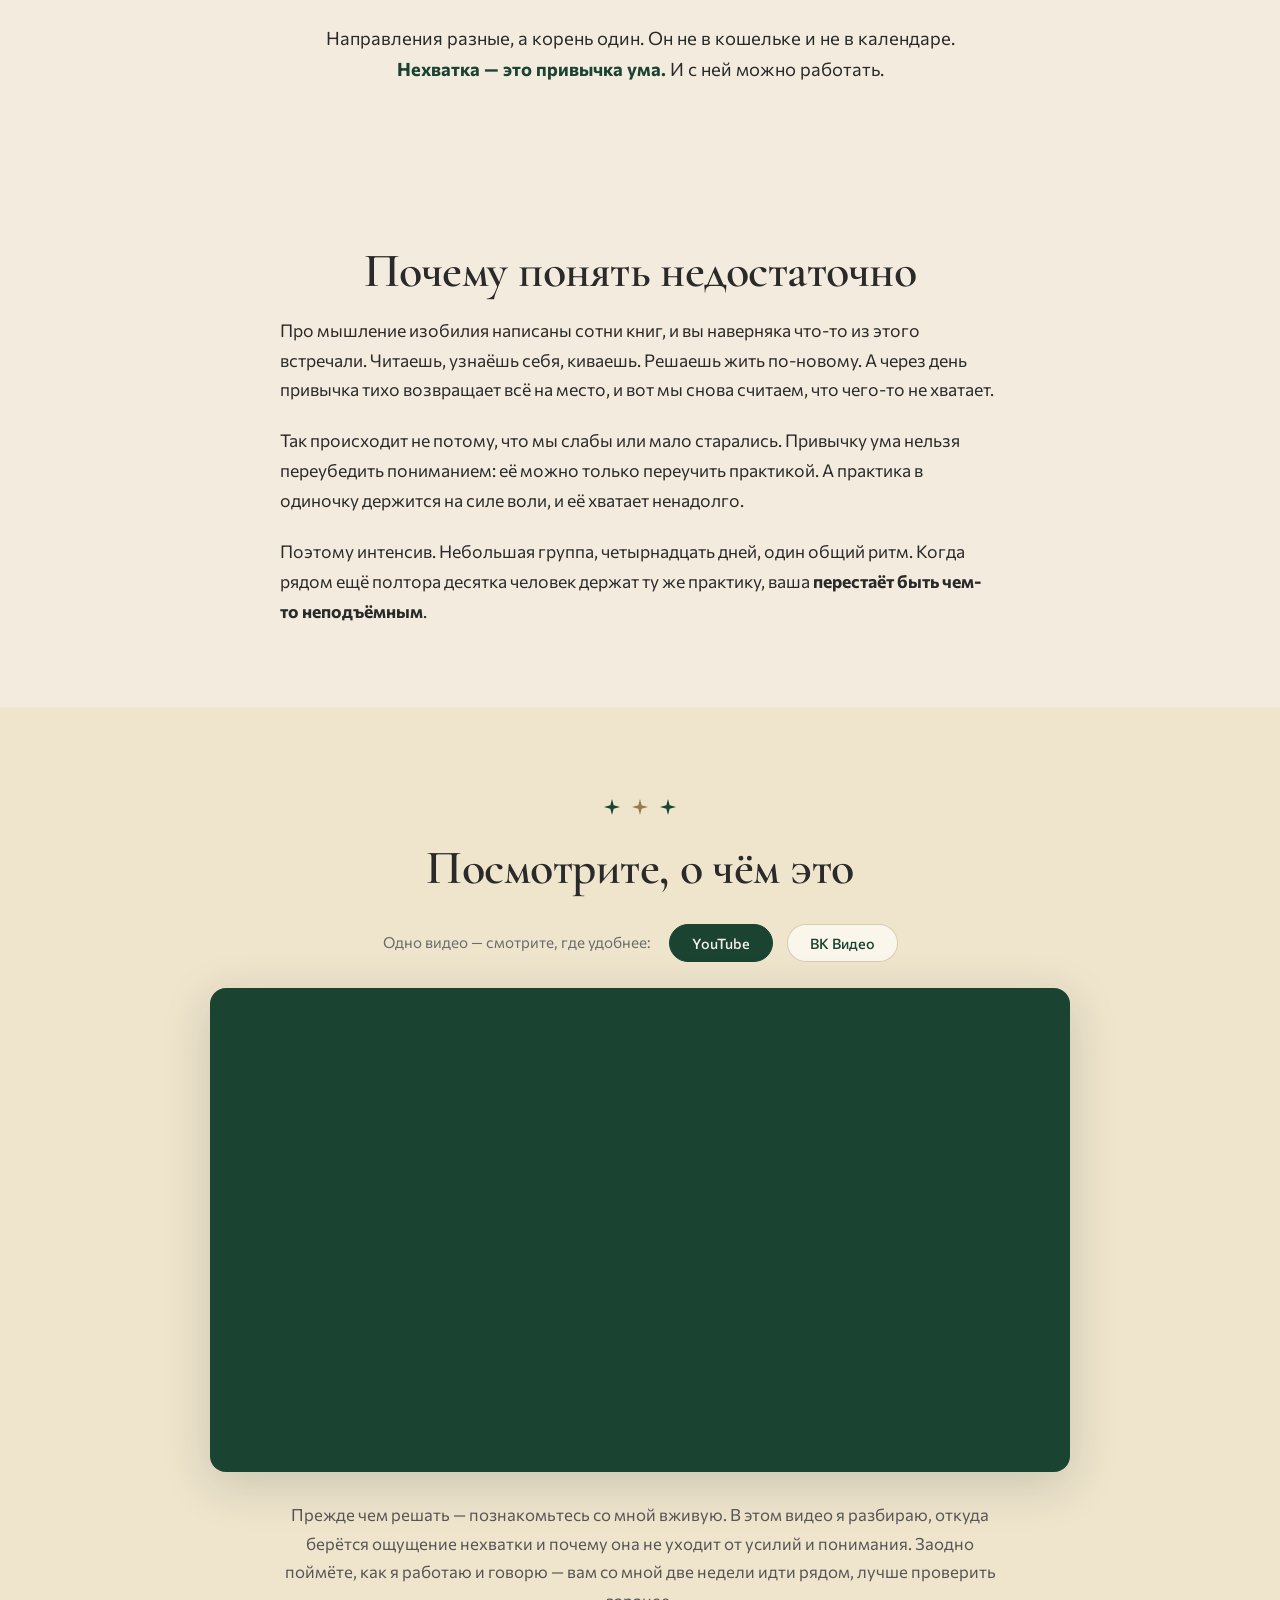
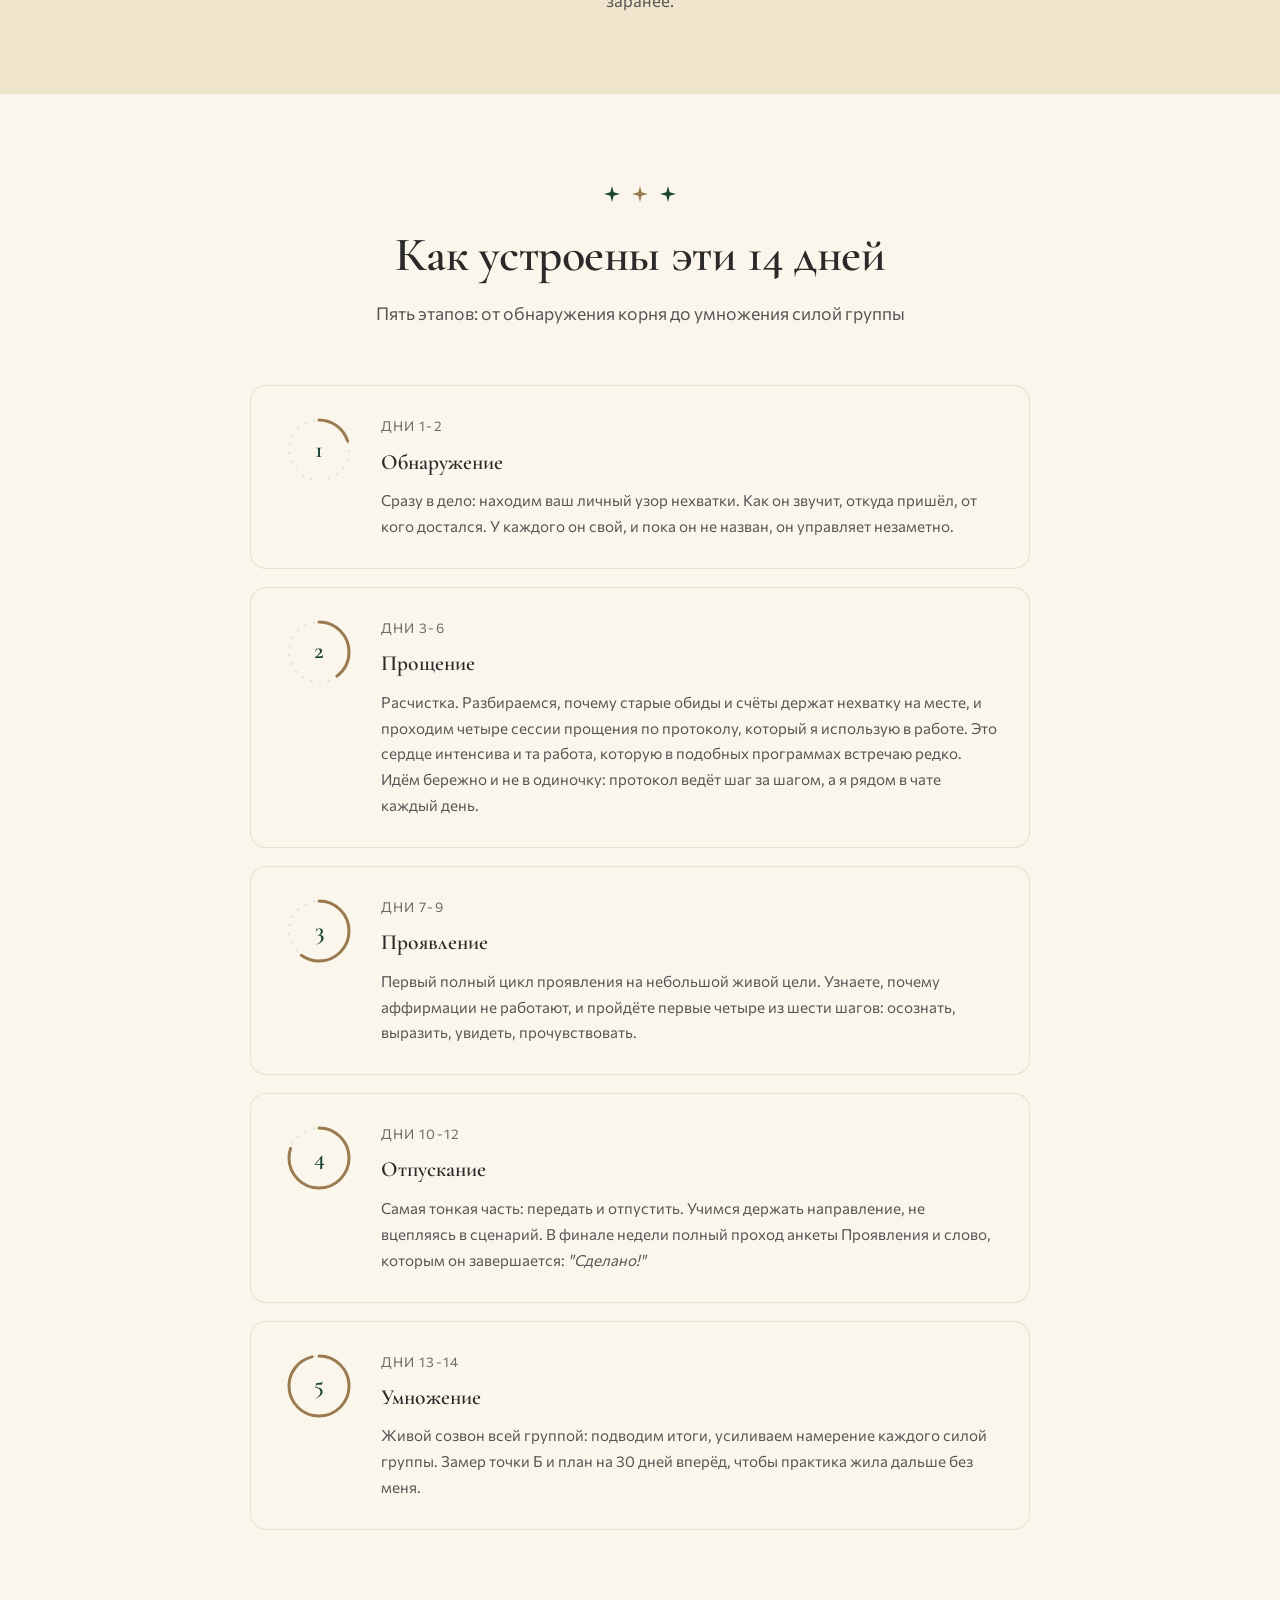
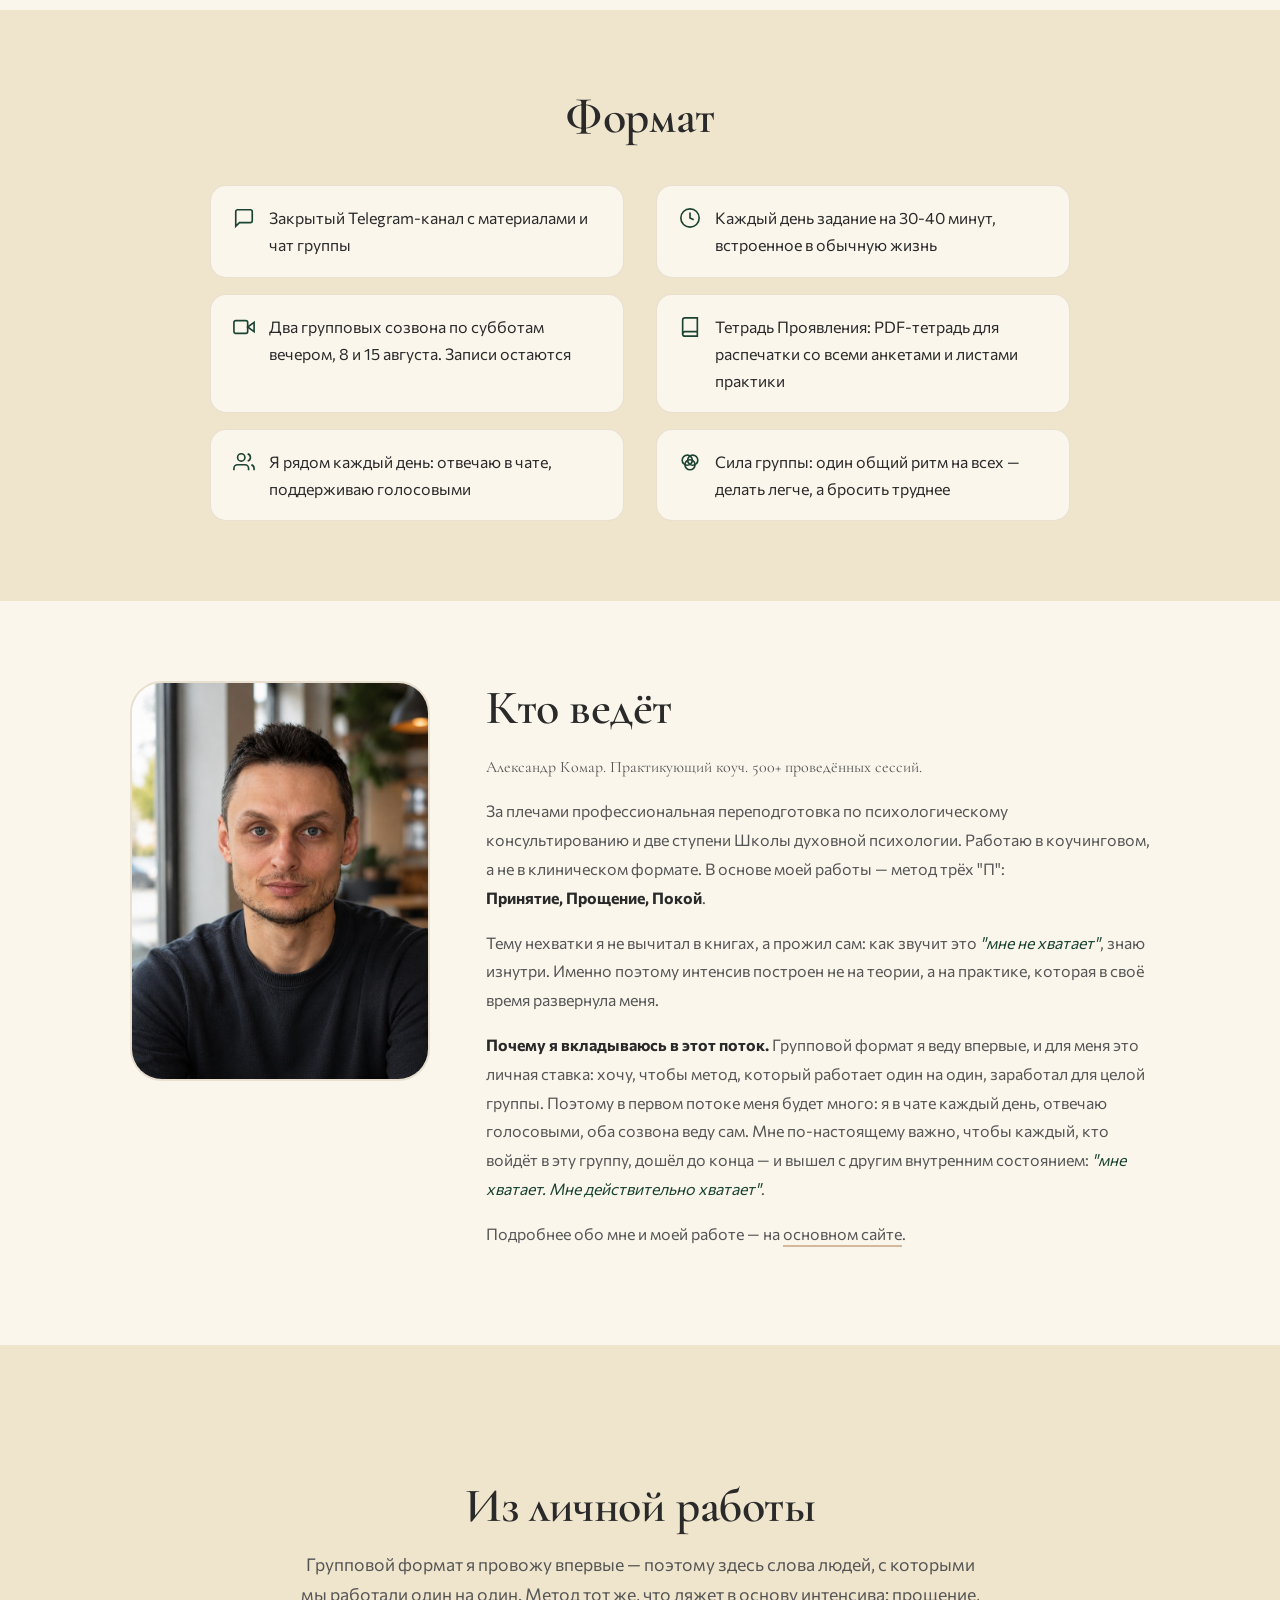
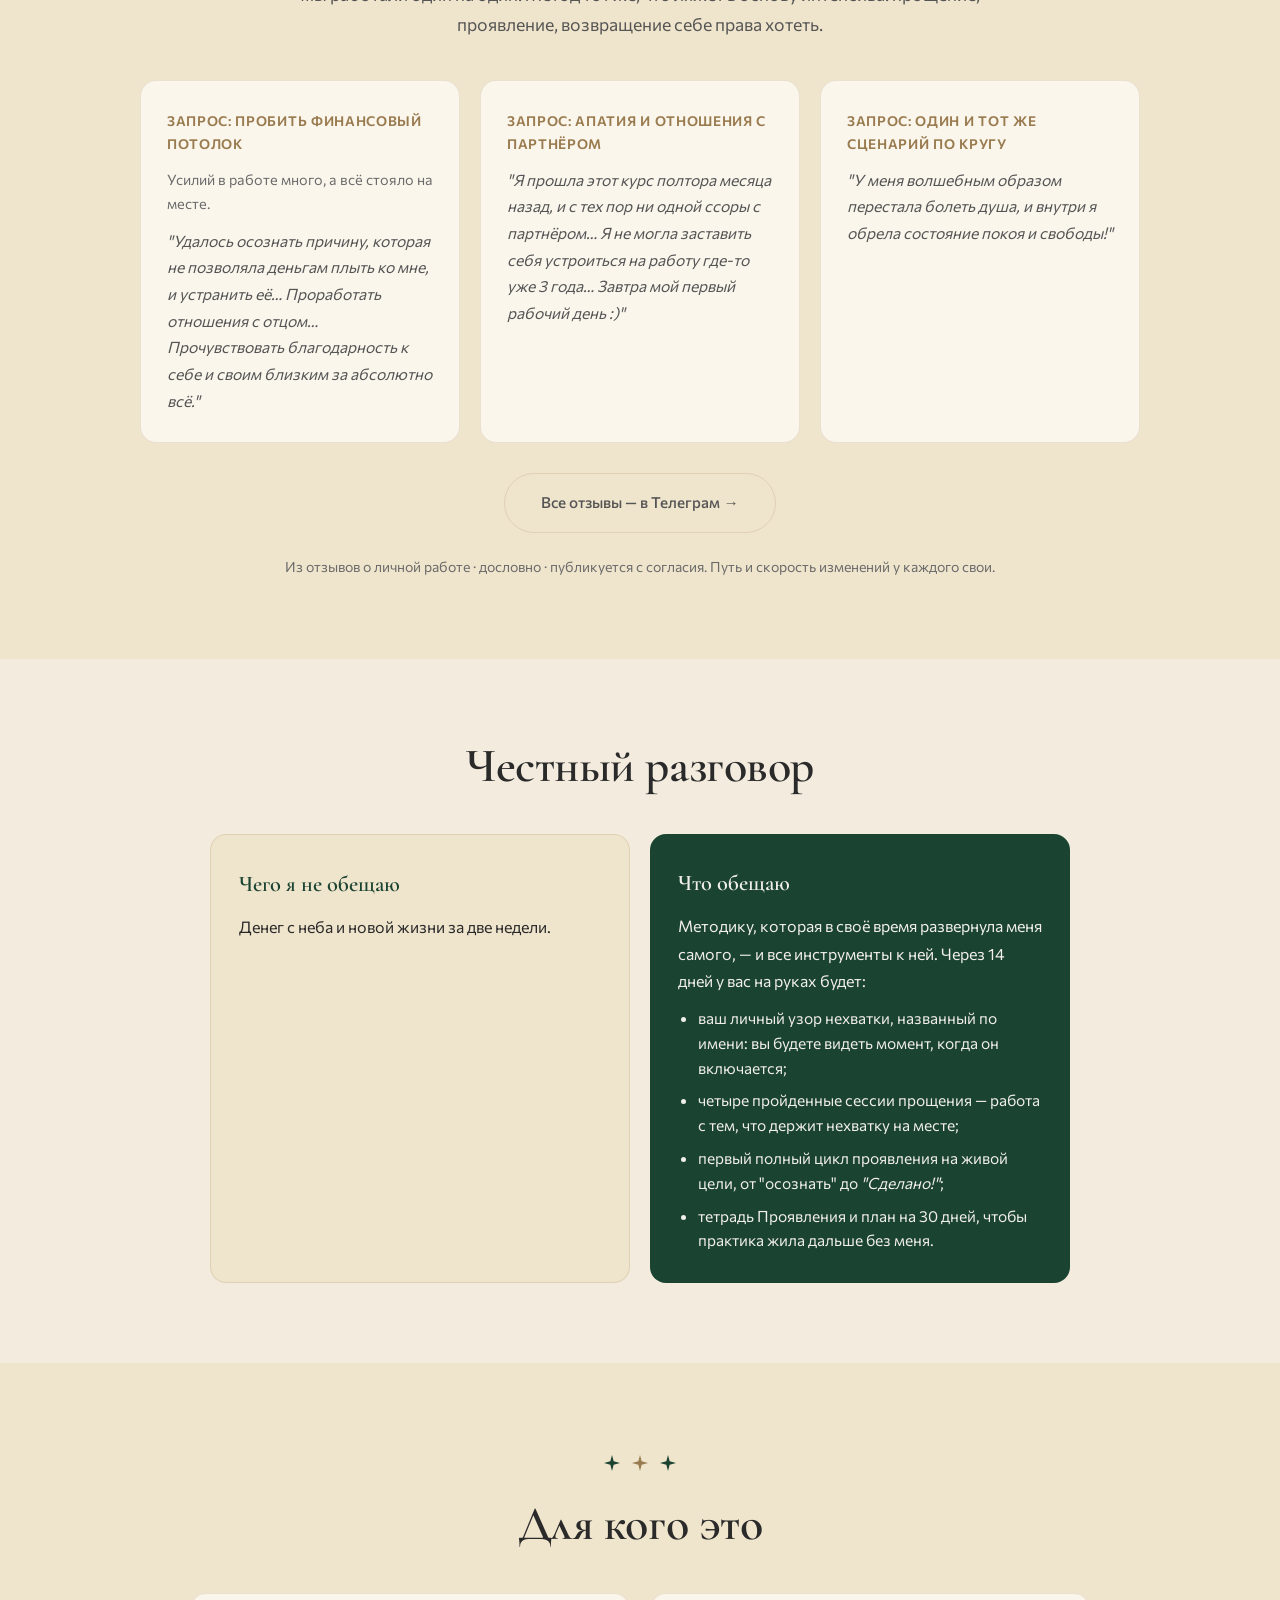
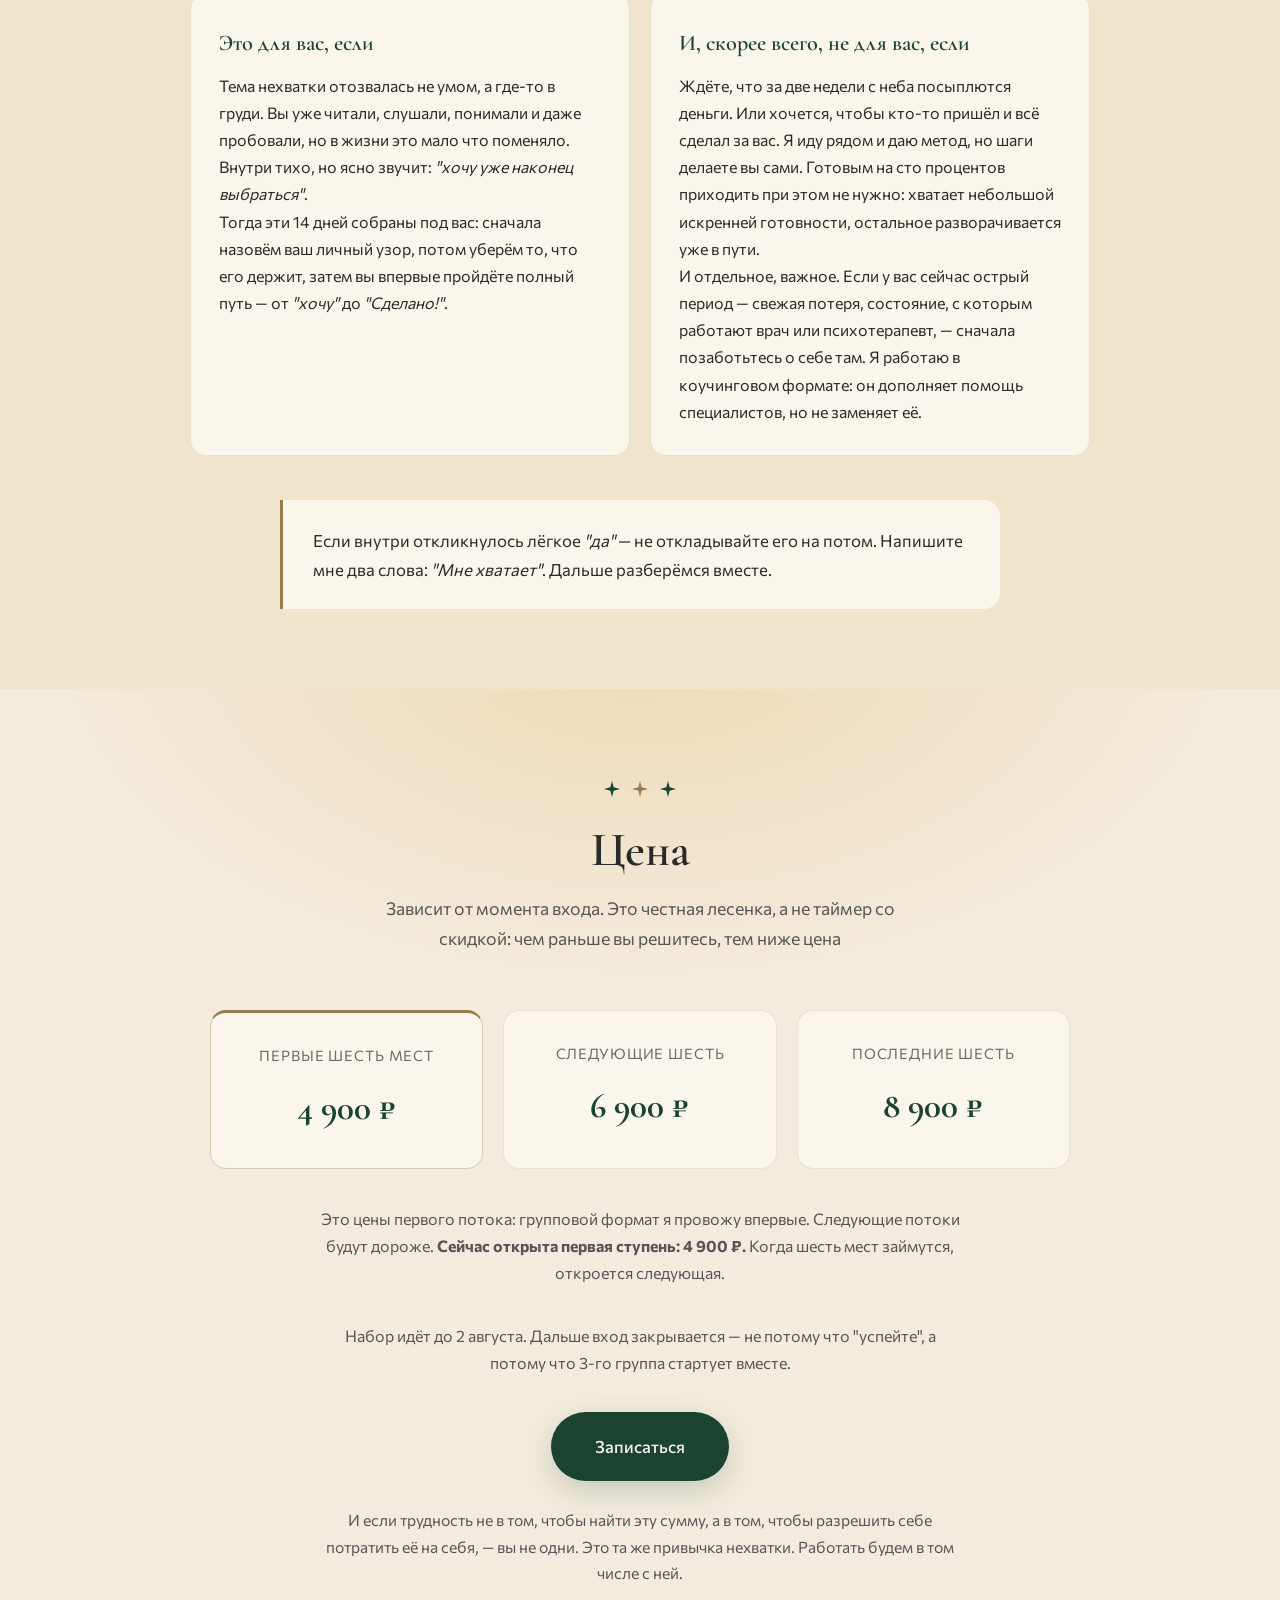
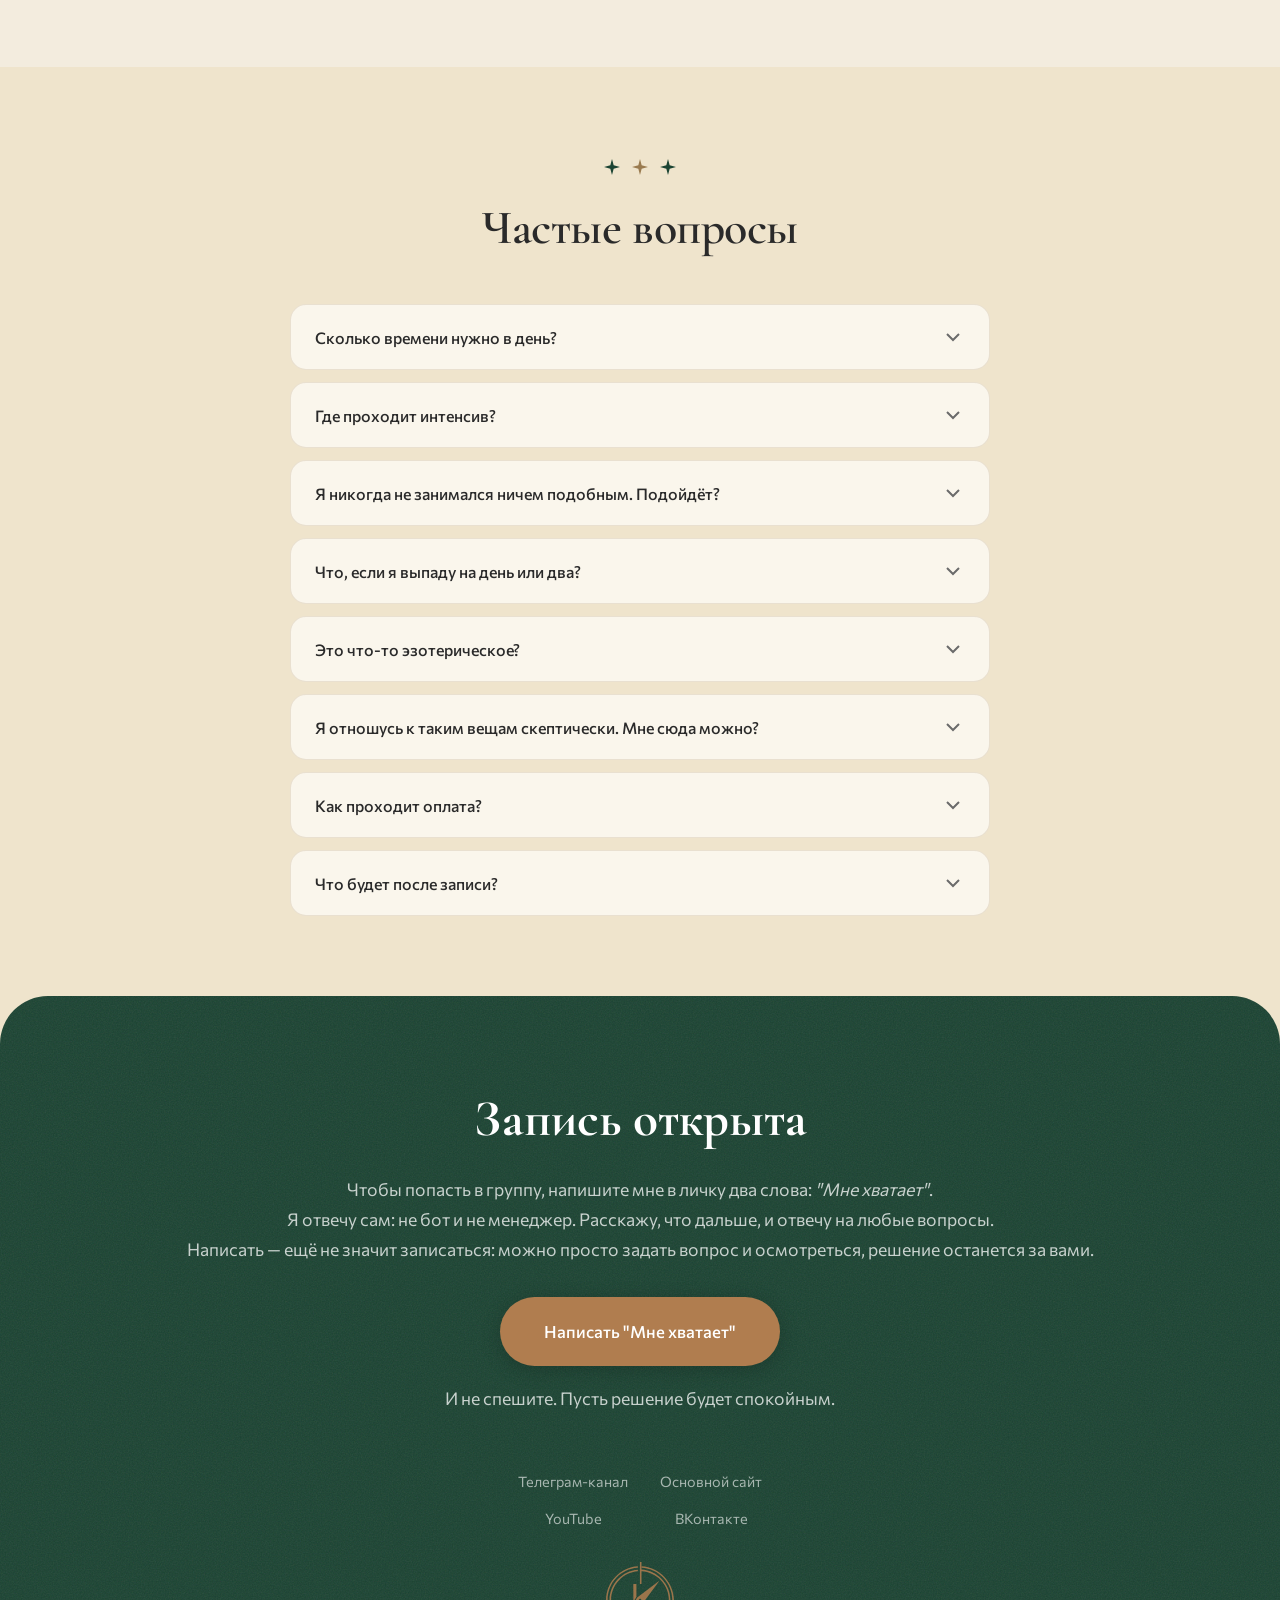
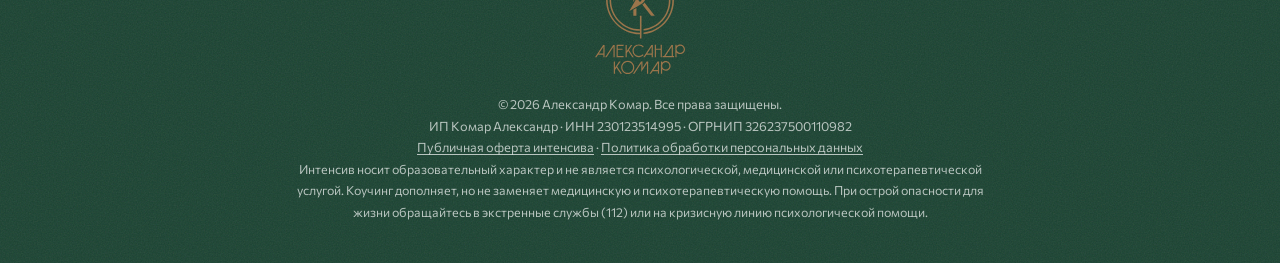
<file: mne-hvataet.html>
<!DOCTYPE html>
<html lang="ru">
<head>
    <meta charset="UTF-8">
    <meta name="viewport" content="width=device-width, initial-scale=1.0, viewport-fit=cover">
    <meta name="description" content="Групповой интенсив Александра Комара: две недели практики, которые помогают переучить ум с &quot;мне не хватает&quot; на спокойное &quot;мне хватает&quot;. Старт 3 августа.">
    <meta name="theme-color" content="#EFEBE3">
    <meta name="apple-mobile-web-app-status-bar-style" content="black-translucent">
    <meta name="format-detection" content="telephone=no">
    <meta property="og:title" content="Интенсив &quot;Мне хватает&quot; — 14 дней практики">
    <meta property="og:description" content="Две недели практики, которые помогают переучить ум с &quot;мне не хватает&quot; на спокойное &quot;мне хватает&quot;. Старт 3 августа, онлайн.">
    <meta property="og:type" content="website">
    <meta property="og:image" content="https://komar-coach.vercel.app/img/og-mne-hvataet.jpg?v=2">
    <meta property="og:image:width" content="1200">
    <meta property="og:image:height" content="630">
    <meta property="og:url" content="https://komar-coach.vercel.app/mne-hvataet">
    <meta property="og:locale" content="ru_RU">
    <meta name="twitter:card" content="summary_large_image">
    <title>Интенсив "Мне хватает" — 14 дней практики. Александр Комар</title>
    <link rel="canonical" href="https://komar-coach.vercel.app/mne-hvataet">
    <link rel="icon" type="image/svg+xml" href="img/logo/logo_bronze.svg">
    <link rel="icon" href="/favicon.ico" sizes="32x32">
    <link rel="apple-touch-icon" href="img/apple-touch-icon.png">
    <link rel="preconnect" href="https://fonts.googleapis.com">
    <link rel="preconnect" href="https://fonts.gstatic.com" crossorigin>
    <link href="https://fonts.googleapis.com/css2?family=Cormorant+Garamond:wght@400;600;700&family=Commissioner:ital,wght@0,300;0,400;0,500;0,600;1,400&display=swap" rel="stylesheet">
    <link rel="stylesheet" href="style.css?v=34">

    <!-- Schema.org JSON-LD -->
    <script type="application/ld+json">
    {
      "@context": "https://schema.org",
      "@graph": [
        {
          "@type": "Event",
          "name": "Интенсив \"Мне хватает\"",
          "description": "Групповой онлайн-интенсив: две недели практики, которые помогают переучить ум с \"мне не хватает\" на спокойное \"мне хватает\". Закрытый Telegram-канал, чат группы, два групповых созвона, тетрадь Проявления.",
          "startDate": "2026-08-03",
          "endDate": "2026-08-16",
          "eventAttendanceMode": "https://schema.org/OnlineEventAttendanceMode",
          "eventStatus": "https://schema.org/EventScheduled",
          "location": {
            "@type": "VirtualLocation",
            "url": "https://komar-coach.vercel.app/mne-hvataet"
          },
          "image": "https://komar-coach.vercel.app/img/og-mne-hvataet.jpg",
          "organizer": {
            "@type": "Person",
            "name": "Александр Комар",
            "url": "https://komar-coach.vercel.app/"
          },
          "performer": {
            "@type": "Person",
            "name": "Александр Комар"
          },
          "offers": {
            "@type": "AggregateOffer",
            "lowPrice": "4900",
            "highPrice": "8900",
            "priceCurrency": "RUB",
            "availability": "https://schema.org/LimitedAvailability",
            "url": "https://komar-coach.vercel.app/mne-hvataet"
          }
        },
        {
          "@type": "FAQPage",
          "mainEntity": [
            {
              "@type": "Question",
              "name": "Сколько времени нужно в день?",
              "acceptedAnswer": {
                "@type": "Answer",
                "text": "30-40 минут. Задания построены так, чтобы встраиваться в обычный день: большинство можно делать вечером, в своём темпе."
              }
            },
            {
              "@type": "Question",
              "name": "Где проходит интенсив?",
              "acceptedAnswer": {
                "@type": "Answer",
                "text": "В закрытом телеграм-канале с чатом группы. Вам понадобится только Telegram: там выходят все материалы, там идёт общение, туда же приходят ссылки на групповые созвоны. Другие площадки пока не позволяют провести интенсив в том же качестве, поэтому основная площадка одна — Telegram."
              }
            },
            {
              "@type": "Question",
              "name": "Я никогда не занимался ничем подобным. Подойдёт?",
              "acceptedAnswer": {
                "@type": "Answer",
                "text": "Да. Опыт не нужен: каждый шаг объясняется с нуля, а на вопросы я отвечаю в чате каждый день. Нужна только готовность делать небольшие задания."
              }
            },
            {
              "@type": "Question",
              "name": "Что, если я выпаду на день или два?",
              "acceptedAnswer": {
                "@type": "Answer",
                "text": "Материалы остаются в канале, записи созвонов сохраняются. В середине первой недели есть день тишины, чтобы догнать и выдохнуть. Единственное, что важно проходить вместе со всеми, — практики второй недели: там группа идёт день в день."
              }
            },
            {
              "@type": "Question",
              "name": "Это что-то эзотерическое?",
              "acceptedAnswer": {
                "@type": "Answer",
                "text": "И да, и нет. Инструменты приземлённые: наблюдение, письменные практики, прощение, работа с целью. Но сама работа идёт глубже привычных упражнений: часть практик обращена к доверию жизни. Верить ни во что не требуется. Достаточно допустить и проверить на собственном опыте."
              }
            },
            {
              "@type": "Question",
              "name": "Я отношусь к таким вещам скептически. Мне сюда можно?",
              "acceptedAnswer": {
                "@type": "Answer",
                "text": "Можно. Верить ни во что не требуется: инструменты письменные, шаги конкретные, а эффект вы оцениваете сами — по замеру в начале и в конце. Скепсис практике не мешает. Мешает только одно: не делать. Среди тех, с кем я работаю, осторожных скептиков хватает — и метод от этого хуже не становится."
              }
            },
            {
              "@type": "Question",
              "name": "Как проходит оплата?",
              "acceptedAnswer": {
                "@type": "Answer",
                "text": "Вы пишете мне в личку, я отвечаю на вопросы и присылаю ссылку на оплату. Всё официально: оплата на ИП, с чеком."
              }
            },
            {
              "@type": "Question",
              "name": "Что будет после записи?",
              "acceptedAnswer": {
                "@type": "Answer",
                "text": "Приглашение в закрытый канал вы получите сразу после оплаты. За пару дней до старта там появятся приветствие, правила группы и первое небольшое задание-замер. Старт основной программы в понедельник, 3 августа."
              }
            }
          ]
        }
      ]
    }
    </script>

    <!-- Yandex.Metrika counter -->
    <script type="text/javascript">
    (function(m,e,t,r,i,k,a){m[i]=m[i]||function(){(m[i].a=m[i].a||[]).push(arguments)};
    m[i].l=1*new Date();
    for(var j=0;j<document.scripts.length;j++){if(document.scripts[j].src===r){return;}}
    k=e.createElement(t),a=e.getElementsByTagName(t)[0],k.async=1,k.src=r,a.parentNode.insertBefore(k,a)})
    (window, document, "script", "https://mc.yandex.ru/metrika/tag.js", "ym");
    ym(108266859, "init", {
        clickmap:true,
        trackLinks:true,
        accurateTrackBounce:true,
        webvisor:true
    });
    </script>
    <noscript><div><img src="https://mc.yandex.ru/watch/108266859" style="position:absolute; left:-9999px;" alt="" /></div></noscript>
    <!-- /Yandex.Metrika counter -->

    <!-- Стили страницы интенсива (префикс mh-, общий style.css не трогаем).
         Перевёрстка 24.07.2026 — стиль "Рассвет + золотая мера" (тёплое крыло палитры).
         Канон: Интенсив_Изобилие/_design_landing/proto_FINAL_rassvet_krug.html -->
    <style>
        /* == Рассветная тема: тёплое крыло поверх переменных style.css == */
        :root {
            --bg-main: #F3ECDE;
            --bg-surface: #FAF6EC;
            --bg-card: #FAF6EC;
            --bg-surface-alt: #EFE4CC;
            --orange: #9A7B4F;                      /* продуктовый акцент интенсива — старое золото */
            --orange-dim: rgba(154, 123, 79, 0.10);
            --orange-glow: rgba(154, 123, 79, 0.22);
            --border: rgba(154, 123, 79, 0.18);
            --border-accent: rgba(154, 123, 79, 0.34);
        }

        /* Кнопки — хвойные, как в прототипе-финалисте */
        .btn--primary, .nav__cta {
            background: var(--green);
            color: #F5F1E8;
            box-shadow: 0 10px 30px rgba(27, 67, 50, 0.20);
        }
        .btn--primary:hover, .nav__cta:hover {
            background: #142E21;
            box-shadow: 0 14px 38px rgba(27, 67, 50, 0.26);
        }
        /* На хвойных плашках (прокрученная шапка, футер) кнопка — бронзовая, как на главной */
        .nav.scrolled .nav__cta,
        .footer .btn--primary {
            background: #B07D4F;
            color: var(--white);
            box-shadow: 0 4px 20px rgba(0, 0, 0, 0.18);
        }
        .nav.scrolled .nav__cta:hover,
        .footer .btn--primary:hover {
            background: #956840;
        }

        /* == Hero "Рассвет + золотая мера" == */
        .mh-hero {
            flex-direction: column;
            align-items: flex-start;
            justify-content: center;
            text-align: left;
            padding: 120px 0 72px;
            background:
                radial-gradient(ellipse 90% 60% at 72% 8%, rgba(233, 196, 138, 0.55) 0%, rgba(233, 196, 138, 0) 60%),
                linear-gradient(168deg, #EFEBE3 0%, #EFE3CF 52%, #E9CFA6 100%);
        }
        .mh-hero__inner {
            position: relative;
            z-index: 2;
            width: 100%;
            max-width: var(--container-max);
            margin: 0 auto;
            padding: 0 clamp(20px, 4vw, 40px);
        }
        .mh-hero .hero__label {
            color: #B0703C;
            letter-spacing: 0.34em;
            margin-bottom: 30px;
        }
        .mh-hero__title {
            font-family: var(--font-heading);
            font-weight: 500;
            font-size: clamp(3.4rem, 8.6vw, 7.4rem);
            line-height: 0.82;
            color: var(--green);
            margin-bottom: 32px;
            max-width: 12ch;
        }
        .mh-ne {
            position: relative;
            display: inline-block;
            color: rgba(27, 67, 50, 0.30); /* прозрачно только слово "не" — черта ::after остаётся полноцветной */
            font-style: italic;
            font-weight: 400;
        }
        .mh-ne::after {
            content: '';
            position: absolute;
            left: -8%;
            right: -8%;
            top: 52%;
            height: clamp(4px, 0.06em, 8px);
            border-radius: 8px;
            background: #E02B12;   /* яркий алый — черта осознанно выбивается из палитры (решение Александра, круг 3) */
            transform: rotate(-9deg); /* круг 24.07: угол круче — левый край ниже, черта заметнее */
        }
        .mh-hero__sub {
            font-weight: 300;
            font-size: 1.18rem;
            line-height: 1.7;
            color: var(--text-secondary);
            max-width: 52ch;
            margin-bottom: 44px;
        }
        .mh-hero__sub b { font-weight: 500; color: var(--text); }
        .mh-hero__actions {
            display: flex;
            align-items: center;
            gap: 26px;
            flex-wrap: wrap;
            margin-bottom: 50px;
        }
        .mh-link {
            font-size: 0.95rem;
            color: var(--green);
            text-decoration: none;
            border-bottom: 1px solid rgba(27, 67, 50, 0.3);
            padding-bottom: 3px;
            transition: color 0.3s, border-color 0.3s;
        }
        .mh-link:hover { color: #B0703C; border-bottom-color: #B0703C; }
        .mh-hero__facts {
            display: flex;
            gap: 12px 26px;
            flex-wrap: wrap;
            font-size: 0.88rem;
            color: var(--text-muted);
        }
        .mh-hero__facts b { color: var(--green); font-weight: 600; }

        /* Круг-мера: восходит в зоне рассветного свечения.
           Точка выходит из одного конца дуги и плавно входит в другой —
           разрыв меры при этом не зарастает (решение Александра 24.07). */
        .mh-mera {
            position: fixed;   /* мера сопровождает всю страницу при прокрутке */
            z-index: 2;
            pointer-events: none;
            top: 8vh;
            right: clamp(-80px, 4vw, 140px);
            width: clamp(340px, 38vw, 560px);
            aspect-ratio: 1;
            mix-blend-mode: multiply;
            transition: opacity 0.8s ease;
        }
        /* Ниже hero — присутствует тихо, не мешая чтению */
        .mh-mera--quiet { opacity: 0.3; }
        .mh-mera svg { width: 100%; height: 100%; }
        .mh-mera__dot-static { display: none; }
        @media (prefers-reduced-motion: reduce) {
            .mh-mera__dot-static { display: block; }
            .mh-mera__dot { display: none; }
        }
        @media (max-width: 860px) {
            /* Мобильные: мера меньше и ниже, тоже путешествует со страницей */
            .mh-mera { top: 44vh; right: -22vw; width: 72vw; opacity: 0.7; }
            .mh-mera.mh-mera--quiet { opacity: 0.25; }
        }
        /* У подвала мера растворяется — хвойный финал остаётся чистым (правило после media, чтобы победить в каскаде) */
        .mh-mera.mh-mera--gone { opacity: 0; }
        /* Невысокие экраны (ноутбуки 1366×768): первый экран целиком, с кнопкой и фактами */
        @media (max-height: 840px) and (min-width: 861px) {
            .mh-hero { padding-top: 96px; padding-bottom: 48px; }
            .mh-hero .hero__label { margin-bottom: 20px; }
            .mh-hero__title { font-size: clamp(3rem, 6.4vw, 5.6rem); margin-bottom: 22px; }
            .mh-hero__sub { font-size: 1.08rem; margin-bottom: 30px; }
            .mh-hero__actions { margin-bottom: 32px; }
            .mh-mera { top: 4vh; width: clamp(300px, 32vw, 460px); }
        }

        /* == Рассветный ритм фонов секций == */
        /* Рассвет из hero стекает в первую секцию */
        #places {
            background: linear-gradient(180deg, #E9CFA6 0%, var(--bg-main) 38%);
        }
        /* Цена — зона решения: мягкое рассветное свечение сверху */
        #price {
            background:
                radial-gradient(ellipse 80% 62% at 50% -6%, rgba(233, 196, 138, 0.48) 0%, rgba(233, 196, 138, 0) 62%),
                var(--bg-main);
        }
        /* Подложка скруглённых углов футера — под фон FAQ */
        .footer::before { background: var(--bg-surface-alt); }

        /* Чередование фонов секций (ритм светлее/темнее) */
        .mh-alt { background: var(--bg-surface-alt); }

        /* Программа: пять этапов, мера наполняется (замена зигзага — решение Александра 24.07) */
        .mh-stages {
            max-width: 780px;
            margin: 48px auto 0;
            display: flex;
            flex-direction: column;
            gap: 18px;
        }
        .mh-stage {
            display: flex;
            align-items: flex-start;
            gap: 26px;
            background: var(--bg-surface);
            border: 1px solid var(--border);
            border-radius: var(--radius-sm);
            padding: 28px 32px;
        }
        .mh-stage__mera {
            position: relative;
            flex-shrink: 0;
            width: 72px;
            height: 72px;
        }
        .mh-stage__mera svg { display: block; width: 100%; height: 100%; }
        .mh-stage__num {
            position: absolute;
            inset: 0;
            display: flex;
            align-items: center;
            justify-content: center;
            font-family: var(--font-heading);
            font-size: 1.5rem;
            font-weight: 600;
            color: var(--green);
        }
        .mh-stage__days {
            display: block;
            font-size: 0.85rem;
            letter-spacing: 0.08em;
            text-transform: uppercase;
            color: var(--text-muted);
            margin-bottom: 6px;
        }
        .mh-stage__body h3 {
            font-family: var(--font-heading);
            font-size: 1.35rem;
            font-weight: 600;
            color: var(--text);
            margin-bottom: 8px;
        }
        .mh-stage__body p {
            color: var(--text-secondary);
            font-size: 0.95rem;
            line-height: 1.7;
        }
        @media (max-width: 640px) {
            .mh-stage { gap: 18px; padding: 22px 20px; }
            .mh-stage__mera { width: 56px; height: 56px; }
            .mh-stage__num { font-size: 1.25rem; }
        }

        /* Пять мест нехватки */
        .mh-places__grid {
            display: grid;
            grid-template-columns: repeat(auto-fit, minmax(280px, 1fr));
            gap: 20px;
            margin-top: 40px;
        }
        .mh-place {
            background: var(--bg-surface);
            border: 1px solid var(--border);
            border-radius: var(--radius-sm);
            padding: 28px 26px;
            text-align: left;
        }
        .mh-place h3 {
            font-family: var(--font-heading);
            font-size: 1.45rem;
            font-weight: 600;
            line-height: 1.2;
            color: var(--green);
            margin-bottom: 8px;
        }
        .mh-places__intro {
            max-width: 680px;
            margin: 0 auto;
            text-align: center;
            font-size: 1.1rem;
            line-height: 1.7;
            color: var(--text-secondary);
        }
        .mh-place p {
            color: var(--text-secondary);
            font-size: 0.98rem;
        }
        /* Десктоп: три карточки в ряд, 4-я и 5-я — по центрам под стыками (решение Александра 24.07) */
        @media (min-width: 861px) {
            .mh-places__grid { grid-template-columns: repeat(6, 1fr); }
            .mh-place { grid-column: span 2; }
            .mh-place--c4 { grid-column: 2 / span 2; }
            .mh-place--c5 { grid-column: 4 / span 2; }
        }
        .mh-places__root {
            max-width: 720px;
            margin: 48px auto 0;
            text-align: center;
            font-size: 1.15rem;
        }
        .mh-places__root strong { color: var(--green); }
        /* Разбивка вывода на две строки — только десктоп (решение Александра, круг 2) */
        @media (max-width: 860px) {
            .mh-places__br { display: none; }
        }

        /* Текстовая секция-рассуждение */
        .mh-prose {
            max-width: 720px;
            margin: 0 auto;
            font-size: 1.1rem;
        }
        .mh-prose p + p { margin-top: 1.2em; }
        .mh-prose .accent-word { color: var(--orange); }

        /* Видео */
        .mh-video__frame {
            position: relative;
            max-width: 860px;
            margin: 40px auto 0;
            aspect-ratio: 16 / 9;
            border-radius: var(--radius-sm);
            overflow: hidden;
            box-shadow: 0 12px 48px rgba(27, 67, 50, 0.18);
            background: var(--green);
        }
        .mh-video__frame iframe {
            position: absolute;
            inset: 0;
            width: 100%;
            height: 100%;
            border: 0;
        }
        .mh-video__caption {
            max-width: 720px;
            margin: 28px auto 0;
            text-align: center;
            color: var(--text-secondary);
            font-size: 1.05rem;
        }
        /* Переключатель площадок: одно видео, две площадки */
        .mh-video__tabs {
            display: flex;
            align-items: center;
            justify-content: center;
            flex-wrap: wrap;
            gap: 10px 14px;
            margin-top: 28px;
        }
        .mh-video__tabs-label {
            font-size: 0.95rem;
            color: var(--text-muted);
            margin-right: 4px;
        }
        .mh-video__tab {
            font-family: var(--font-body);
            font-size: 0.9rem;
            font-weight: 500;
            padding: 9px 22px;
            border-radius: 50px;
            border: 1px solid var(--border-accent);
            background: var(--bg-surface);
            color: var(--green);
            cursor: pointer;
            text-decoration: none;
            transition: all 0.3s;
        }
        .mh-video__tab:hover { border-color: var(--green); transform: translateY(-1px); }
        .mh-video__tab.is-active {
            background: var(--green);
            border-color: var(--green);
            color: #F5F1E8;
            cursor: default;
        }
        #video .mh-video__frame { margin-top: 26px; }

        /* Формат — список фактов */
        .mh-format__list {
            display: grid;
            grid-template-columns: repeat(auto-fit, minmax(300px, 1fr));
            gap: 16px 32px;
            max-width: 860px;
            margin: 40px auto 0;
        }
        .mh-format__item {
            display: flex;
            align-items: flex-start;
            gap: 14px;
            background: var(--bg-surface);
            border: 1px solid var(--border);
            border-radius: var(--radius-sm);
            padding: 18px 22px;
        }
        .mh-format__item svg {
            flex-shrink: 0;
            margin-top: 3px;
            color: var(--green);
        }

        /* Цена — лесенка */
        .mh-price__grid {
            display: grid;
            grid-template-columns: repeat(auto-fit, minmax(220px, 1fr));
            gap: 20px;
            max-width: 860px;
            margin: 40px auto 0;
        }
        .mh-price__step {
            background: var(--bg-surface);
            border: 1px solid var(--border);
            border-radius: var(--radius-sm);
            padding: 30px 24px;
            text-align: center;
            transition: transform 0.35s cubic-bezier(0.22, 1, 0.36, 1), box-shadow 0.35s, border-color 0.35s;
        }
        .mh-price__step:hover {
            transform: translateY(-5px);
            box-shadow: 0 14px 34px rgba(154, 123, 79, 0.18);
            border-color: var(--border-accent);
        }
        .mh-price__step--current {
            border-color: var(--border-accent);
            border-top: 3px solid var(--orange);
        }
        .mh-price__places {
            display: block;
            font-size: 0.9rem;
            letter-spacing: 0.06em;
            text-transform: uppercase;
            color: var(--text-muted);
            margin-bottom: 10px;
        }
        .mh-price__value {
            font-family: var(--font-heading);
            font-size: 2.2rem;
            font-weight: 700;
            color: var(--green);
        }
        .mh-price__note {
            max-width: 640px;
            margin: 36px auto 0;
            text-align: center;
            color: var(--text-secondary);
        }
        .mh-price__cta {
            text-align: center;
            margin-top: 36px;
        }
        .mh-price__self {
            max-width: 640px;
            margin: 26px auto 0;
            text-align: center;
            color: var(--text-secondary);
            font-size: 0.98rem;
        }

        /* Отзывы из личной работы (круг 2, 24.07) */
        .mh-reviews__intro {
            max-width: 680px;
            margin: 0 auto;
            text-align: center;
            font-size: 1.1rem;
            line-height: 1.7;
            color: var(--text-secondary);
        }
        .mh-reviews__grid {
            display: grid;
            grid-template-columns: repeat(auto-fit, minmax(280px, 1fr));
            gap: 20px;
            max-width: 1000px;
            margin: 40px auto 0;
        }
        .mh-review {
            display: flex;
            flex-direction: column;
            gap: 12px;
            background: var(--bg-surface);
            border: 1px solid var(--border);
            border-radius: var(--radius-sm);
            padding: 28px 26px;
            text-align: left;
        }
        .mh-review__label {
            font-size: 0.85rem;
            letter-spacing: 0.05em;
            text-transform: uppercase;
            font-weight: 600;
            color: var(--orange);
        }
        .mh-review__context {
            color: var(--text-muted);
            font-size: 0.9rem;
        }
        .mh-review__quote {
            color: var(--text-secondary);
            font-size: 0.98rem;
            line-height: 1.7;
            font-style: italic;
        }
        .mh-reviews__more {
            text-align: center;
            margin-top: 30px;
        }
        .mh-reviews__foot {
            margin-top: 22px;
            text-align: center;
            color: var(--text-muted);
            font-size: 0.88rem;
        }

        /* Честный разговор */
        .mh-honest__grid {
            display: grid;
            grid-template-columns: repeat(auto-fit, minmax(300px, 1fr));
            gap: 20px;
            max-width: 860px;
            margin: 40px auto 0;
        }
        .mh-honest__card {
            border-radius: var(--radius-sm);
            padding: 30px 28px;
        }
        .mh-honest__card--no {
            background: var(--bg-surface-alt);
            border: 1px solid var(--border);
        }
        .mh-honest__card--yes {
            background: var(--green);
            color: #F1EFE9;
        }
        .mh-honest__card h3 {
            font-family: var(--font-heading);
            font-size: 1.4rem;
            font-weight: 600;
            margin-bottom: 10px;
        }
        .mh-honest__card--no h3 { color: var(--green); }
        .mh-honest__card--yes h3 { color: #F1EFE9; }
        .mh-honest__card--yes ul {
            margin: 12px 0 0;
            padding-left: 20px;
            display: flex;
            flex-direction: column;
            gap: 8px;
        }
        .mh-honest__card--yes li {
            font-size: 0.97rem;
            line-height: 1.6;
        }

        /* Для кого */
        .mh-fit__grid {
            display: grid;
            grid-template-columns: repeat(auto-fit, minmax(300px, 1fr));
            gap: 20px;
            max-width: 900px;
            margin: 40px auto 0;
        }
        .mh-fit__card {
            background: var(--bg-surface);
            border: 1px solid var(--border);
            border-radius: var(--radius-sm);
            padding: 30px 28px;
        }
        .mh-fit__card h3 {
            font-family: var(--font-heading);
            font-size: 1.4rem;
            font-weight: 600;
            color: var(--green);
            margin-bottom: 10px;
        }
        .mh-fit__door {
            max-width: 720px;
            margin: 44px auto 0;
            background: var(--bg-surface);
            border-left: 3px solid var(--orange);
            border-radius: 0 var(--radius-sm) var(--radius-sm) 0;
            padding: 26px 30px;
            font-size: 1.05rem;
        }

        /* Финальный CTA */
        .mh-final {
            text-align: center;
        }
        .mh-final__note {
            margin-top: 18px;
            color: var(--text-secondary);
        }

        /* Кнопка "наверх" — справа снизу, появляется после первого экрана */
        .mh-totop {
            position: fixed;
            right: 22px;
            bottom: 22px;
            z-index: 901; /* выше куки-плашки (900) */
            width: 48px;
            height: 48px;
            border: none;
            border-radius: 50%;
            background: var(--green);
            color: #F5F1E8;
            display: flex;
            align-items: center;
            justify-content: center;
            cursor: pointer;
            box-shadow: 0 8px 24px rgba(27, 67, 50, 0.28);
            opacity: 0;
            transform: translateY(10px);
            pointer-events: none;
            transition: opacity 0.35s, transform 0.35s, background 0.3s;
        }
        .mh-totop.visible {
            opacity: 1;
            transform: translateY(0);
            pointer-events: auto;
        }
        .mh-totop:hover { background: #142E21; }
        @media (max-width: 640px) {
            .mh-totop { right: 16px; bottom: 16px; width: 44px; height: 44px; }
        }

        /* Метод трёх "П" — одной строкой на десктопе */
        @media (min-width: 861px) {
            .mh-3p { white-space: nowrap; }
        }

        @media (max-width: 640px) {
            .mh-places__grid { grid-template-columns: 1fr; }
        }
        /* Цены: на узких экранах всегда столбиком (4 900 → 6 900 → 8 900), без раскладки 2+1 */
        @media (max-width: 860px) {
            .mh-price__grid { grid-template-columns: 1fr; max-width: 420px; }
        }
    </style>
</head>
<body>

    <!-- ===== НАВИГАЦИЯ ===== -->
    <nav class="nav" id="nav">
        <div class="nav__container">
            <a href="index.html" class="nav__logo" aria-label="Александр Комар — на главную">
                <span class="nav__logo-mark">
                    <img src="img/logo/logo_bronze.svg" alt="Александр Комар" class="nav__logo-img nav__logo-img--default">
                    <img src="img/logo/logo_sand.svg" alt="" aria-hidden="true" class="nav__logo-img nav__logo-img--scrolled">
                </span>
                <span class="nav__logo-text">
                    <img src="img/logo/logo_text_bronze.svg" alt="" aria-hidden="true" class="nav__logo-img nav__logo-img--default">
                    <img src="img/logo/logo_text_sand.svg" alt="" aria-hidden="true" class="nav__logo-img nav__logo-img--scrolled">
                </span>
            </a>
            <a href="#price" class="nav__cta nav__cta--mobile">Хочу в группу</a>
            <button class="nav__toggle" id="navToggle" aria-label="Меню" aria-expanded="false">
                <span></span><span></span><span></span>
            </button>
            <ul class="nav__menu" id="navMenu">
                <li><a href="#places" class="nav__link">О чём это</a></li>
                <li><a href="#program" class="nav__link">Программа</a></li>
                <li><a href="#vedushchiy" class="nav__link">Кто ведёт</a></li>
                <li><a href="#price" class="nav__link">Цена</a></li>
                <li><a href="#faq" class="nav__link">Вопросы</a></li>
                <li><a href="#price" class="nav__cta">Хочу в группу</a></li>
            </ul>
        </div>
    </nav>

    <!-- ===== HERO — "Рассвет + золотая мера" ===== -->
    <section class="hero mh-hero" id="hero">
        <div class="mh-mera" aria-hidden="true">
            <svg viewBox="0 0 600 600" fill="none" xmlns="http://www.w3.org/2000/svg">
                <circle cx="300" cy="300" r="286" stroke="#1B4332" stroke-opacity=".10" stroke-width="1"/>
                <circle cx="300" cy="300" r="238" stroke="#1B4332" stroke-opacity=".14" stroke-width="1" stroke-dasharray="2 9"/>
                <!-- Дуга и точка вращаются вместе (36с/оборот); точка продолжает перелетать разрыв -->
                <g class="mh-mera__rot">
                    <animateTransform attributeName="transform" type="rotate"
                        from="0 300 300" to="360 300 300" dur="36s" repeatCount="indefinite"/>
                    <circle cx="300" cy="300" r="190" stroke="#9A7B4F" stroke-width="2.5"
                            stroke-linecap="round" stroke-dasharray="1075 1194"
                            transform="rotate(-64 300 300)"/>
                    <circle class="mh-mera__dot-static" cx="300" cy="110" r="7" fill="#9A7B4F"/>
                    <circle class="mh-mera__dot" r="7" fill="#9A7B4F">
                        <animateMotion dur="6s" repeatCount="indefinite" calcMode="linear"
                            keyPoints="0;0;1;1" keyTimes="0;0.18;0.72;1"
                            path="M 267.7 112.9 A 190 190 0 0 1 383.3 129.2"/>
                        <animate attributeName="opacity" dur="6s" repeatCount="indefinite"
                            values="0;0;1;1;0;0" keyTimes="0;0.18;0.32;0.58;0.72;1"/>
                    </circle>
                </g>
                <circle cx="300" cy="300" r="64" fill="#FFFFFF" fill-opacity=".16"/>
                <circle cx="300" cy="300" r="5" fill="#1B4332" fill-opacity=".45"/>
            </svg>
        </div>
        <div class="mh-hero__inner">
            <span class="hero__label reveal">Групповой интенсив · старт 3 августа · набор до 2 августа</span>
            <h1 class="mh-hero__title reveal">мне <span class="mh-ne">не</span> хватает</h1>
            <p class="mh-hero__sub reveal">Частица <b>"не"</b> — это привычка ума, а не факт вашей жизни. Две недели практики в небольшой группе, чтобы эта частица растворилась — и осталось спокойное <b>"мне хватает"</b>.</p>
            <div class="mh-hero__actions reveal">
                <a href="#price" class="btn btn--primary">
                    Хочу в группу
                </a>
                <a href="#program" class="mh-link">Посмотреть, как устроено</a>
            </div>
            <div class="mh-hero__facts reveal">
                <span><b>14 дней</b> · онлайн в Telegram</span>
                <span><b>30-40</b> минут в день</span>
                <span>до <b>18</b> человек</span>
                <span><b>2</b> групповых созвона</span>
            </div>
        </div>
    </section>

    <!-- ===== ПЯТЬ МЕСТ, ГДЕ НЕ ХВАТАЕТ ===== -->
    <section class="section mh-alt" id="places">
        <div class="container">
            <span class="section__star reveal"><svg class="star-svg" width="16" height="16" viewBox="0 0 24 24"><path d="M12 0L14.5 9.5L24 12L14.5 14.5L12 24L9.5 14.5L0 12L9.5 9.5Z" fill="currentColor"/></svg> <svg class="star-svg" width="16" height="16" viewBox="0 0 24 24"><path d="M12 0L14.5 9.5L24 12L14.5 14.5L12 24L9.5 14.5L0 12L9.5 9.5Z" fill="currentColor"/></svg> <svg class="star-svg" width="16" height="16" viewBox="0 0 24 24"><path d="M12 0L14.5 9.5L24 12L14.5 14.5L12 24L9.5 14.5L0 12L9.5 9.5Z" fill="currentColor"/></svg></span>
            <h2 class="section__title reveal">Пять мест, где не хватает</h2>
            <p class="mh-places__intro reveal">Эти пять направлений назвали читатели моего <a href="https://telegram.me/WakeUp_Komars" target="_blank" rel="noopener" class="link-uslovia">телеграм-канала</a>, когда я спросил, где у них чаще всего звучит <em>"мне не хватает"</em>.</p>
            <div class="mh-places__grid">
                <div class="mh-place reveal">
                    <h3>Деньги</h3>
                    <p>Сколько бы ни приходило, внутри всё равно <em>"мало"</em>: к концу месяца снова впритык.</p>
                </div>
                <div class="mh-place reveal">
                    <h3>Время и силы</h3>
                    <p>Вечно ни на что не хватает: день закончился, а список дел нет.</p>
                </div>
                <div class="mh-place reveal">
                    <h3>Покой и время наедине с собой</h3>
                    <p>Постоянно решаете чужие проблемы, а до себя очередь так и не доходит.</p>
                </div>
                <div class="mh-place mh-place--c4 reveal">
                    <h3>Тепло и признание</h3>
                    <p>От близких и не только: стараетесь много, а слышите редко.</p>
                </div>
                <div class="mh-place mh-place--c5 reveal">
                    <h3>Смелость хотеть</h3>
                    <p>Когда внутри звучит <em>"даже мечтать себе не разрешаю"</em>.</p>
                </div>
            </div>
            <p class="mh-places__root reveal">Направления разные, а корень один. Он не в кошельке и не в календаре.<br class="mh-places__br"> <strong>Нехватка — это привычка ума.</strong> И с ней можно работать.</p>
        </div>
    </section>

    <!-- ===== ПОЧЕМУ ПОНЯТЬ НЕДОСТАТОЧНО ===== -->
    <section class="section format-block" id="why">
        <div class="container">
            <h2 class="section__title reveal">Почему понять недостаточно</h2>
            <div class="mh-prose reveal">
                <p>Про мышление изобилия написаны сотни книг, и вы наверняка что-то из этого встречали. Читаешь, узнаёшь себя, киваешь. Решаешь жить по-новому. А через день привычка тихо возвращает всё на место, и вот мы снова считаем, что чего-то не хватает.</p>
                <p>Так происходит не потому, что мы слабы или мало старались. Привычку ума нельзя переубедить пониманием: её можно только переучить практикой. А практика в одиночку держится на силе воли, и её хватает ненадолго.</p>
                <p>Поэтому интенсив. Небольшая группа, четырнадцать дней, один общий ритм. Когда рядом ещё полтора десятка человек держат ту же практику, ваша <strong>перестаёт быть чем-то неподъёмным</strong>.</p>
            </div>
        </div>
    </section>

    <!-- ===== ВИДЕО ===== -->
    <section class="section mh-alt" id="video">
        <div class="container">
            <span class="section__star reveal"><svg class="star-svg" width="16" height="16" viewBox="0 0 24 24"><path d="M12 0L14.5 9.5L24 12L14.5 14.5L12 24L9.5 14.5L0 12L9.5 9.5Z" fill="currentColor"/></svg> <svg class="star-svg" width="16" height="16" viewBox="0 0 24 24"><path d="M12 0L14.5 9.5L24 12L14.5 14.5L12 24L9.5 14.5L0 12L9.5 9.5Z" fill="currentColor"/></svg> <svg class="star-svg" width="16" height="16" viewBox="0 0 24 24"><path d="M12 0L14.5 9.5L24 12L14.5 14.5L12 24L9.5 14.5L0 12L9.5 9.5Z" fill="currentColor"/></svg></span>
            <h2 class="section__title reveal">Посмотрите, о чём это</h2>
            <div class="mh-video__tabs reveal">
                <span class="mh-video__tabs-label">Одно видео — смотрите, где удобнее:</span>
                <button class="mh-video__tab is-active" type="button" data-src="https://www.youtube-nocookie.com/embed/-MVayBMEhNU">YouTube</button>
                <button class="mh-video__tab" type="button" data-src="https://vk.com/video_ext.php?oid=-216665554&amp;id=456239018&amp;hd=2">ВК Видео</button>
            </div>
            <div class="mh-video__frame reveal">
                <iframe src="https://www.youtube-nocookie.com/embed/-MVayBMEhNU" title="Видео Александра Комара о нехватке" loading="lazy" allow="accelerometer; autoplay; clipboard-write; encrypted-media; gyroscope; picture-in-picture; web-share" allowfullscreen></iframe>
            </div>
            <p class="mh-video__caption reveal">Прежде чем решать — познакомьтесь со мной вживую. В этом видео я разбираю, откуда берётся ощущение нехватки и почему она не уходит от усилий и понимания. Заодно поймёте, как я работаю и говорю — вам со мной две недели идти рядом, лучше проверить заранее.</p>
        </div>
    </section>

    <!-- ===== КАК УСТРОЕНЫ 14 ДНЕЙ (ЗИГЗАГ) ===== -->
    <section class="section how-it-works" id="program">
        <div class="container">
            <span class="section__star reveal"><svg class="star-svg" width="16" height="16" viewBox="0 0 24 24"><path d="M12 0L14.5 9.5L24 12L14.5 14.5L12 24L9.5 14.5L0 12L9.5 9.5Z" fill="currentColor"/></svg> <svg class="star-svg" width="16" height="16" viewBox="0 0 24 24"><path d="M12 0L14.5 9.5L24 12L14.5 14.5L12 24L9.5 14.5L0 12L9.5 9.5Z" fill="currentColor"/></svg> <svg class="star-svg" width="16" height="16" viewBox="0 0 24 24"><path d="M12 0L14.5 9.5L24 12L14.5 14.5L12 24L9.5 14.5L0 12L9.5 9.5Z" fill="currentColor"/></svg></span>
            <h2 class="section__title reveal">Как устроены эти 14 дней</h2>
            <p class="section__subtitle reveal">Пять этапов: от обнаружения корня до умножения силой группы</p>

            <div class="mh-stages">
                <div class="mh-stage reveal">
                    <div class="mh-stage__mera" aria-hidden="true">
                        <svg viewBox="0 0 72 72" fill="none" xmlns="http://www.w3.org/2000/svg">
                            <circle cx="36" cy="36" r="30" stroke="#1B4332" stroke-opacity=".14" stroke-width="1.5" stroke-dasharray="2 7"/>
                            <circle cx="36" cy="36" r="30" stroke="#9A7B4F" stroke-width="3" stroke-linecap="round" stroke-dasharray="38 188.5" transform="rotate(-90 36 36)"/>
                        </svg>
                        <span class="mh-stage__num">1</span>
                    </div>
                    <div class="mh-stage__body">
                        <span class="mh-stage__days">Дни 1-2</span>
                        <h3>Обнаружение</h3>
                        <p>Сразу в дело: находим ваш личный узор нехватки. Как он звучит, откуда пришёл, от кого достался. У каждого он свой, и пока он не назван, он управляет незаметно.</p>
                    </div>
                </div>

                <div class="mh-stage reveal">
                    <div class="mh-stage__mera" aria-hidden="true">
                        <svg viewBox="0 0 72 72" fill="none" xmlns="http://www.w3.org/2000/svg">
                            <circle cx="36" cy="36" r="30" stroke="#1B4332" stroke-opacity=".14" stroke-width="1.5" stroke-dasharray="2 7"/>
                            <circle cx="36" cy="36" r="30" stroke="#9A7B4F" stroke-width="3" stroke-linecap="round" stroke-dasharray="75 188.5" transform="rotate(-90 36 36)"/>
                        </svg>
                        <span class="mh-stage__num">2</span>
                    </div>
                    <div class="mh-stage__body">
                        <span class="mh-stage__days">Дни 3-6</span>
                        <h3>Прощение</h3>
                        <p>Расчистка. Разбираемся, почему старые обиды и счёты держат нехватку на месте, и проходим четыре сессии прощения по протоколу, который я использую в работе. Это сердце интенсива и та работа, которую в подобных программах встречаю редко. Идём бережно и не в одиночку: протокол ведёт шаг за шагом, а я рядом в чате каждый день.</p>
                    </div>
                </div>

                <div class="mh-stage reveal">
                    <div class="mh-stage__mera" aria-hidden="true">
                        <svg viewBox="0 0 72 72" fill="none" xmlns="http://www.w3.org/2000/svg">
                            <circle cx="36" cy="36" r="30" stroke="#1B4332" stroke-opacity=".14" stroke-width="1.5" stroke-dasharray="2 7"/>
                            <circle cx="36" cy="36" r="30" stroke="#9A7B4F" stroke-width="3" stroke-linecap="round" stroke-dasharray="113 188.5" transform="rotate(-90 36 36)"/>
                        </svg>
                        <span class="mh-stage__num">3</span>
                    </div>
                    <div class="mh-stage__body">
                        <span class="mh-stage__days">Дни 7-9</span>
                        <h3>Проявление</h3>
                        <p>Первый полный цикл проявления на небольшой живой цели. Узнаете, почему аффирмации не работают, и пройдёте первые четыре из шести шагов: осознать, выразить, увидеть, прочувствовать.</p>
                    </div>
                </div>

                <div class="mh-stage reveal">
                    <div class="mh-stage__mera" aria-hidden="true">
                        <svg viewBox="0 0 72 72" fill="none" xmlns="http://www.w3.org/2000/svg">
                            <circle cx="36" cy="36" r="30" stroke="#1B4332" stroke-opacity=".14" stroke-width="1.5" stroke-dasharray="2 7"/>
                            <circle cx="36" cy="36" r="30" stroke="#9A7B4F" stroke-width="3" stroke-linecap="round" stroke-dasharray="151 188.5" transform="rotate(-90 36 36)"/>
                        </svg>
                        <span class="mh-stage__num">4</span>
                    </div>
                    <div class="mh-stage__body">
                        <span class="mh-stage__days">Дни 10-12</span>
                        <h3>Отпускание</h3>
                        <p>Самая тонкая часть: передать и отпустить. Учимся держать направление, не вцепляясь в сценарий. В финале недели полный проход анкеты Проявления и слово, которым он завершается: <em>"Сделано!"</em></p>
                    </div>
                </div>

                <div class="mh-stage reveal">
                    <div class="mh-stage__mera" aria-hidden="true">
                        <svg viewBox="0 0 72 72" fill="none" xmlns="http://www.w3.org/2000/svg">
                            <circle cx="36" cy="36" r="30" stroke="#1B4332" stroke-opacity=".14" stroke-width="1.5" stroke-dasharray="2 7"/>
                            <circle cx="36" cy="36" r="30" stroke="#9A7B4F" stroke-width="3" stroke-linecap="round" stroke-dasharray="181 188.5" transform="rotate(-90 36 36)"/>
                        </svg>
                        <span class="mh-stage__num">5</span>
                    </div>
                    <div class="mh-stage__body">
                        <span class="mh-stage__days">Дни 13-14</span>
                        <h3>Умножение</h3>
                        <p>Живой созвон всей группой: подводим итоги, усиливаем намерение каждого силой группы. Замер точки Б и план на 30 дней вперёд, чтобы практика жила дальше без меня.</p>
                    </div>
                </div>
            </div>
        </div>
    </section>

    <!-- ===== ФОРМАТ ===== -->
    <section class="section format-block mh-alt" id="format">
        <div class="container">
            <h2 class="section__title reveal">Формат</h2>
            <div class="mh-format__list">
                <div class="mh-format__item reveal">
                    <svg width="22" height="22" viewBox="0 0 24 24" fill="none" stroke="currentColor" stroke-width="1.8"><path d="M21 15a2 2 0 01-2 2H7l-4 4V5a2 2 0 012-2h14a2 2 0 012 2z"/></svg>
                    <span>Закрытый Telegram-канал с материалами и чат группы</span>
                </div>
                <div class="mh-format__item reveal">
                    <svg width="22" height="22" viewBox="0 0 24 24" fill="none" stroke="currentColor" stroke-width="1.8"><circle cx="12" cy="12" r="10"/><path d="M12 6v6l4 2"/></svg>
                    <span>Каждый день задание на 30-40 минут, встроенное в обычную жизнь</span>
                </div>
                <div class="mh-format__item reveal">
                    <svg width="22" height="22" viewBox="0 0 24 24" fill="none" stroke="currentColor" stroke-width="1.8"><path d="M23 7l-7 5 7 5V7z"/><rect x="1" y="5" width="15" height="14" rx="2" ry="2"/></svg>
                    <span>Два групповых созвона по субботам вечером, 8&nbsp;и&nbsp;15&nbsp;августа. Записи остаются</span>
                </div>
                <div class="mh-format__item reveal">
                    <svg width="22" height="22" viewBox="0 0 24 24" fill="none" stroke="currentColor" stroke-width="1.8"><path d="M4 19.5A2.5 2.5 0 016.5 17H20"/><path d="M6.5 2H20v20H6.5A2.5 2.5 0 014 19.5v-15A2.5 2.5 0 016.5 2z"/></svg>
                    <span>Тетрадь Проявления: PDF-тетрадь для распечатки со всеми анкетами и листами практики</span>
                </div>
                <div class="mh-format__item reveal">
                    <svg width="22" height="22" viewBox="0 0 24 24" fill="none" stroke="currentColor" stroke-width="1.8"><path d="M17 21v-2a4 4 0 00-4-4H5a4 4 0 00-4 4v2"/><circle cx="9" cy="7" r="4"/><path d="M23 21v-2a4 4 0 00-3-3.87"/><path d="M16 3.13a4 4 0 010 7.75"/></svg>
                    <span>Я рядом каждый день: отвечаю в чате, поддерживаю голосовыми</span>
                </div>
                <div class="mh-format__item reveal">
                    <svg width="22" height="22" viewBox="0 0 24 24" fill="none" stroke="currentColor" stroke-width="1.8"><circle cx="9" cy="10" r="5.5"/><circle cx="15" cy="10" r="5.5"/><circle cx="12" cy="15" r="5.5"/></svg>
                    <span>Сила группы: один общий ритм на всех — делать легче, а бросить труднее</span>
                </div>
            </div>
        </div>
    </section>

    <!-- ===== КТО ВЕДЁТ ===== -->
    <section class="section about" id="vedushchiy">
        <div class="container">
            <div class="about__layout">
                <div class="about__photo-wrap reveal">
                    <img src="img/about-photo.jpg" alt="Александр Комар — коуч" class="about__photo-img" loading="lazy" width="400" height="400">
                </div>
                <div class="about__content reveal">
                    <h2 class="section__title section__title--left">Кто ведёт</h2>
                    <p class="about__tagline">Александр Комар. Практикующий коуч. 500+ проведённых сессий.</p>
                    <p>За плечами профессиональная переподготовка по психологическому консультированию и две ступени Школы духовной психологии. Работаю в коучинговом, а не в клиническом формате. В основе моей работы — метод трёх "П": <strong class="mh-3p">Принятие, Прощение, Покой</strong>.</p>
                    <p>Тему нехватки я не вычитал в книгах, а прожил сам: как звучит это <em>"мне не хватает"</em>, знаю изнутри. Именно поэтому интенсив построен не на теории, а на практике, которая в своё время развернула меня.</p>
                    <p><strong>Почему я вкладываюсь в этот поток.</strong> Групповой формат я веду впервые, и для меня это личная ставка: хочу, чтобы метод, который работает один на один, заработал для целой группы. Поэтому в первом потоке меня будет много: я в чате каждый день, отвечаю голосовыми, оба созвона веду сам. Мне по-настоящему важно, чтобы каждый, кто войдёт в эту группу, дошёл до конца — и вышел с другим внутренним состоянием: <em>"мне хватает. Мне действительно хватает"</em>.</p>
                    <p>Подробнее обо мне и моей работе — на <a href="index.html" class="link-uslovia">основном сайте</a>.</p>
                </div>
            </div>
        </div>
    </section>

    <!-- ===== ИЗ ЛИЧНОЙ РАБОТЫ (ОТЗЫВЫ) ===== -->
    <section class="section mh-alt" id="reviews">
        <div class="container">
            <span class="section__star reveal"><svg class="star-svg" width="16" height="16" viewBox="0 0 24 24"><path d="M12 0L14.5 9.5L24 12L14.5 14.5L12 24L9.5 14.5L0 12L9.5 9.5Z" fill="currentColor"/></svg> <svg class="star-svg" width="16" height="16" viewBox="0 0 24 24"><path d="M12 0L14.5 9.5L24 12L14.5 14.5L12 24L9.5 14.5L0 12L9.5 9.5Z" fill="currentColor"/></svg> <svg class="star-svg" width="16" height="16" viewBox="0 0 24 24"><path d="M12 0L14.5 9.5L24 12L14.5 14.5L12 24L9.5 14.5L0 12L9.5 9.5Z" fill="currentColor"/></svg></span>
            <h2 class="section__title reveal">Из личной работы</h2>
            <p class="mh-reviews__intro reveal">Групповой формат я провожу впервые — поэтому здесь слова людей, с которыми мы работали один на один. Метод тот же, что ляжет в основу интенсива: прощение, проявление, возвращение себе права хотеть.</p>
            <div class="mh-reviews__grid">
                <div class="mh-review reveal">
                    <span class="mh-review__label">Запрос: пробить финансовый потолок</span>
                    <p class="mh-review__context">Усилий в работе много, а всё стояло на месте.</p>
                    <p class="mh-review__quote">"Удалось осознать причину, которая не позволяла деньгам плыть ко мне, и устранить её… Проработать отношения с отцом… Прочувствовать благодарность к себе и своим близким за абсолютно всё."</p>
                </div>
                <div class="mh-review reveal">
                    <span class="mh-review__label">Запрос: апатия и отношения с партнёром</span>
                    <p class="mh-review__quote">"Я прошла этот курс полтора месяца назад, и с тех пор ни одной ссоры с партнёром… Я не могла заставить себя устроиться на работу где-то уже 3 года… Завтра мой первый рабочий день :)"</p>
                </div>
                <div class="mh-review reveal">
                    <span class="mh-review__label">Запрос: один и тот же сценарий по кругу</span>
                    <p class="mh-review__quote">"У меня волшебным образом перестала болеть душа, и внутри я обрела состояние покоя и свободы!"</p>
                </div>
            </div>
            <div class="mh-reviews__more reveal">
                <a href="https://telegram.me/WakeUp_Komars/206" target="_blank" rel="noopener" class="btn btn--ghost">Все отзывы — в Телеграм →</a>
            </div>
            <p class="mh-reviews__foot reveal">Из отзывов о личной работе · дословно · публикуется с согласия. Путь и скорость изменений у каждого свои.</p>
        </div>
    </section>

    <!-- ===== ЧЕСТНЫЙ РАЗГОВОР ===== -->
    <section class="section format-block" id="honest">
        <div class="container">
            <h2 class="section__title reveal">Честный разговор</h2>
            <div class="mh-honest__grid">
                <div class="mh-honest__card mh-honest__card--no reveal">
                    <h3>Чего я не обещаю</h3>
                    <p>Денег с неба и новой жизни за две недели.</p>
                </div>
                <div class="mh-honest__card mh-honest__card--yes reveal">
                    <h3>Что обещаю</h3>
                    <p>Методику, которая в своё время развернула меня самого, — и все инструменты к ней. Через 14 дней у вас на руках будет:</p>
                    <ul>
                        <li>ваш личный узор нехватки, названный по имени: вы будете видеть момент, когда он включается;</li>
                        <li>четыре пройденные сессии прощения — работа с тем, что держит нехватку на месте;</li>
                        <li>первый полный цикл проявления на живой цели, от "осознать" до <em>"Сделано!"</em>;</li>
                        <li>тетрадь Проявления и план на 30 дней, чтобы практика жила дальше без меня.</li>
                    </ul>
                </div>
            </div>
        </div>
    </section>

    <!-- ===== ДЛЯ КОГО ===== -->
    <section class="section mh-alt" id="fit">
        <div class="container">
            <span class="section__star reveal"><svg class="star-svg" width="16" height="16" viewBox="0 0 24 24"><path d="M12 0L14.5 9.5L24 12L14.5 14.5L12 24L9.5 14.5L0 12L9.5 9.5Z" fill="currentColor"/></svg> <svg class="star-svg" width="16" height="16" viewBox="0 0 24 24"><path d="M12 0L14.5 9.5L24 12L14.5 14.5L12 24L9.5 14.5L0 12L9.5 9.5Z" fill="currentColor"/></svg> <svg class="star-svg" width="16" height="16" viewBox="0 0 24 24"><path d="M12 0L14.5 9.5L24 12L14.5 14.5L12 24L9.5 14.5L0 12L9.5 9.5Z" fill="currentColor"/></svg></span>
            <h2 class="section__title reveal">Для кого это</h2>
            <div class="mh-fit__grid">
                <div class="mh-fit__card reveal">
                    <h3>Это для вас, если</h3>
                    <p>Тема нехватки отозвалась не умом, а где-то в груди. Вы уже читали, слушали, понимали и даже пробовали, но в жизни это мало что поменяло. Внутри тихо, но ясно звучит: <em>"хочу уже наконец выбраться"</em>.</p>
                    <p>Тогда эти 14 дней собраны под вас: сначала назовём ваш личный узор, потом уберём то, что его держит, затем вы впервые пройдёте полный путь — от <em>"хочу"</em> до <em>"Сделано!"</em>.</p>
                </div>
                <div class="mh-fit__card reveal">
                    <h3>И, скорее всего, не для вас, если</h3>
                    <p>Ждёте, что за две недели с неба посыплются деньги. Или хочется, чтобы кто-то пришёл и всё сделал за вас. Я иду рядом и даю метод, но шаги делаете вы сами. Готовым на сто процентов приходить при этом не нужно: хватает небольшой искренней готовности, остальное разворачивается уже в пути.</p>
                    <p>И отдельное, важное. Если у вас сейчас острый период — свежая потеря, состояние, с которым работают врач или психотерапевт, — сначала позаботьтесь о себе там. Я работаю в коучинговом формате: он дополняет помощь специалистов, но не заменяет её.</p>
                </div>
            </div>
            <div class="mh-fit__door reveal">
                <p>Если внутри откликнулось лёгкое <em>"да"</em> — не откладывайте его на потом. Напишите мне два слова: <em>"Мне хватает"</em>. Дальше разберёмся вместе.</p>
            </div>
        </div>
    </section>

    <!-- ===== ЦЕНА ===== -->
    <section class="section" id="price">
        <div class="container">
            <span class="section__star reveal"><svg class="star-svg" width="16" height="16" viewBox="0 0 24 24"><path d="M12 0L14.5 9.5L24 12L14.5 14.5L12 24L9.5 14.5L0 12L9.5 9.5Z" fill="currentColor"/></svg> <svg class="star-svg" width="16" height="16" viewBox="0 0 24 24"><path d="M12 0L14.5 9.5L24 12L14.5 14.5L12 24L9.5 14.5L0 12L9.5 9.5Z" fill="currentColor"/></svg> <svg class="star-svg" width="16" height="16" viewBox="0 0 24 24"><path d="M12 0L14.5 9.5L24 12L14.5 14.5L12 24L9.5 14.5L0 12L9.5 9.5Z" fill="currentColor"/></svg></span>
            <h2 class="section__title reveal">Цена</h2>
            <p class="section__subtitle reveal">Зависит от момента входа. Это честная лесенка, а не таймер со скидкой: чем раньше вы решитесь, тем ниже цена</p>
            <div class="mh-price__grid">
                <div class="mh-price__step mh-price__step--current reveal">
                    <span class="mh-price__places">Первые шесть мест</span>
                    <span class="mh-price__value">4&nbsp;900&nbsp;₽</span>
                </div>
                <div class="mh-price__step reveal">
                    <span class="mh-price__places">Следующие шесть</span>
                    <span class="mh-price__value">6&nbsp;900&nbsp;₽</span>
                </div>
                <div class="mh-price__step reveal">
                    <span class="mh-price__places">Последние шесть</span>
                    <span class="mh-price__value">8&nbsp;900&nbsp;₽</span>
                </div>
            </div>
            <p class="mh-price__note reveal">Это цены первого потока: групповой формат я провожу впервые. Следующие потоки будут дороже. <strong>Сейчас открыта первая ступень: 4&nbsp;900&nbsp;₽.</strong> Когда шесть мест займутся, откроется следующая.</p>
            <p class="mh-price__note reveal">Набор идёт до 2 августа. Дальше вход закрывается — не потому что "успейте", а потому что 3-го группа стартует вместе.</p>
            <div class="mh-price__cta reveal">
                <a href="https://telegram.me/komars_soul?text=%D0%9C%D0%BD%D0%B5%20%D1%85%D0%B2%D0%B0%D1%82%D0%B0%D0%B5%D1%82" target="_blank" rel="noopener" class="btn btn--primary btn--lg" onclick="if(typeof ym!=='undefined')ym(108266859,'reachGoal','mh_click_telegram_price')">Записаться</a>
            </div>
            <p class="mh-price__self reveal">И если трудность не в том, чтобы найти эту сумму, а в том, чтобы разрешить себе потратить её на себя, — вы не одни. Это та же привычка нехватки. Работать будем в том числе с ней.</p>
        </div>
    </section>

    <!-- ===== FAQ ===== -->
    <section class="section faq mh-alt" id="faq">
        <div class="container">
            <span class="section__star reveal"><svg class="star-svg" width="16" height="16" viewBox="0 0 24 24"><path d="M12 0L14.5 9.5L24 12L14.5 14.5L12 24L9.5 14.5L0 12L9.5 9.5Z" fill="currentColor"/></svg> <svg class="star-svg" width="16" height="16" viewBox="0 0 24 24"><path d="M12 0L14.5 9.5L24 12L14.5 14.5L12 24L9.5 14.5L0 12L9.5 9.5Z" fill="currentColor"/></svg> <svg class="star-svg" width="16" height="16" viewBox="0 0 24 24"><path d="M12 0L14.5 9.5L24 12L14.5 14.5L12 24L9.5 14.5L0 12L9.5 9.5Z" fill="currentColor"/></svg></span>
            <h2 class="section__title reveal">Частые вопросы</h2>
            <div class="faq__list">
                <div class="faq__item reveal">
                    <button class="faq__question" aria-expanded="false" aria-controls="faq-answer-1">
                        <span>Сколько времени нужно в день?</span>
                        <svg class="faq__chevron" width="24" height="24" viewBox="0 0 24 24" fill="none" stroke="currentColor" stroke-width="2"><path d="M6 9l6 6 6-6"/></svg>
                    </button>
                    <div class="faq__answer" id="faq-answer-1">
                        <p>30-40 минут. Задания построены так, чтобы встраиваться в обычный день: большинство можно делать вечером, в своём темпе.</p>
                    </div>
                </div>
                <div class="faq__item reveal">
                    <button class="faq__question" aria-expanded="false" aria-controls="faq-answer-7">
                        <span>Где проходит интенсив?</span>
                        <svg class="faq__chevron" width="24" height="24" viewBox="0 0 24 24" fill="none" stroke="currentColor" stroke-width="2"><path d="M6 9l6 6 6-6"/></svg>
                    </button>
                    <div class="faq__answer" id="faq-answer-7">
                        <p>В закрытом телеграм-канале с чатом группы. Вам понадобится только Telegram: там выходят все материалы, там идёт общение, туда же приходят ссылки на групповые созвоны. Другие площадки пока не позволяют провести интенсив в том же качестве, поэтому основная площадка одна — Telegram.</p>
                    </div>
                </div>
                <div class="faq__item reveal">
                    <button class="faq__question" aria-expanded="false" aria-controls="faq-answer-2">
                        <span>Я никогда не занимался ничем подобным. Подойдёт?</span>
                        <svg class="faq__chevron" width="24" height="24" viewBox="0 0 24 24" fill="none" stroke="currentColor" stroke-width="2"><path d="M6 9l6 6 6-6"/></svg>
                    </button>
                    <div class="faq__answer" id="faq-answer-2">
                        <p>Да. Опыт не нужен: каждый шаг объясняется с нуля, а на вопросы я отвечаю в чате каждый день. Нужна только готовность делать небольшие задания.</p>
                    </div>
                </div>
                <div class="faq__item reveal">
                    <button class="faq__question" aria-expanded="false" aria-controls="faq-answer-3">
                        <span>Что, если я выпаду на день или два?</span>
                        <svg class="faq__chevron" width="24" height="24" viewBox="0 0 24 24" fill="none" stroke="currentColor" stroke-width="2"><path d="M6 9l6 6 6-6"/></svg>
                    </button>
                    <div class="faq__answer" id="faq-answer-3">
                        <p>Материалы остаются в канале, записи созвонов сохраняются. В середине первой недели есть день тишины, чтобы догнать и выдохнуть. Единственное, что важно проходить вместе со всеми, — практики второй недели: там группа идёт день в день.</p>
                    </div>
                </div>
                <div class="faq__item reveal">
                    <button class="faq__question" aria-expanded="false" aria-controls="faq-answer-4">
                        <span>Это что-то эзотерическое?</span>
                        <svg class="faq__chevron" width="24" height="24" viewBox="0 0 24 24" fill="none" stroke="currentColor" stroke-width="2"><path d="M6 9l6 6 6-6"/></svg>
                    </button>
                    <div class="faq__answer" id="faq-answer-4">
                        <p>И да, и нет. Инструменты приземлённые: наблюдение, письменные практики, прощение, работа с целью. Но сама работа идёт глубже привычных упражнений: часть практик обращена к доверию жизни. Верить ни во что не требуется. Достаточно допустить и проверить на собственном опыте.</p>
                    </div>
                </div>
                <div class="faq__item reveal">
                    <button class="faq__question" aria-expanded="false" aria-controls="faq-answer-8">
                        <span>Я отношусь к таким вещам скептически. Мне сюда можно?</span>
                        <svg class="faq__chevron" width="24" height="24" viewBox="0 0 24 24" fill="none" stroke="currentColor" stroke-width="2"><path d="M6 9l6 6 6-6"/></svg>
                    </button>
                    <div class="faq__answer" id="faq-answer-8">
                        <p>Можно. Верить ни во что не требуется: инструменты письменные, шаги конкретные, а эффект вы оцениваете сами — по замеру в начале и в конце. Скепсис практике не мешает. Мешает только одно: не делать. Среди тех, с кем я работаю, осторожных скептиков хватает — и метод от этого хуже не становится.</p>
                    </div>
                </div>
                <div class="faq__item reveal">
                    <button class="faq__question" aria-expanded="false" aria-controls="faq-answer-5">
                        <span>Как проходит оплата?</span>
                        <svg class="faq__chevron" width="24" height="24" viewBox="0 0 24 24" fill="none" stroke="currentColor" stroke-width="2"><path d="M6 9l6 6 6-6"/></svg>
                    </button>
                    <div class="faq__answer" id="faq-answer-5">
                        <p>Вы пишете мне в личку, я отвечаю на вопросы и присылаю ссылку на оплату. Всё официально: оплата на ИП, с чеком.</p>
                    </div>
                </div>
                <div class="faq__item reveal">
                    <button class="faq__question" aria-expanded="false" aria-controls="faq-answer-6">
                        <span>Что будет после записи?</span>
                        <svg class="faq__chevron" width="24" height="24" viewBox="0 0 24 24" fill="none" stroke="currentColor" stroke-width="2"><path d="M6 9l6 6 6-6"/></svg>
                    </button>
                    <div class="faq__answer" id="faq-answer-6">
                        <p>Приглашение в закрытый канал вы получите сразу после оплаты. За пару дней до старта там появятся приветствие, правила группы и первое небольшое задание-замер. Старт основной программы в понедельник, 3 августа.</p>
                    </div>
                </div>
            </div>
        </div>
    </section>

    <!-- ===== FOOTER ===== -->
    <footer class="footer mh-final" id="footer">
        <div class="container">
            <div class="footer__cta reveal">
                <h2>Запись открыта</h2>
                <p>Чтобы попасть в группу, напишите мне в личку два слова: <em>"Мне хватает"</em>.<br>Я отвечу сам: не бот и не менеджер. Расскажу, что дальше, и отвечу на любые вопросы.<br>Написать — ещё не значит записаться: можно просто задать вопрос и осмотреться, решение останется за вами.</p>
                <a href="https://telegram.me/komars_soul?text=%D0%9C%D0%BD%D0%B5%20%D1%85%D0%B2%D0%B0%D1%82%D0%B0%D0%B5%D1%82" target="_blank" rel="noopener" class="btn btn--primary btn--lg" onclick="if(typeof ym!=='undefined')ym(108266859,'reachGoal','mh_click_telegram_final')">
                    Написать "Мне хватает"
                </a>
                <p class="mh-final__note">И не спешите. Пусть решение будет спокойным.</p>
            </div>
            <div class="footer__links">
                <a href="https://telegram.me/WakeUp_Komars" target="_blank" rel="noopener">Телеграм-канал</a>
                <a href="index.html">Основной сайт</a>
                <a href="https://www.youtube.com/@komars-soul" target="_blank" rel="noopener">YouTube</a>
                <a href="https://vk.com/club216665554" target="_blank" rel="noopener">ВКонтакте</a>
            </div>
            <img src="img/logo/logo_vert_bronze.svg" alt="" aria-hidden="true" class="footer__logo">
            <p class="footer__copy">© 2026 Александр Комар. Все права защищены.</p>
            <p class="footer__copy">ИП Комар Александр · ИНН 230123514995 · ОГРНИП 326237500110982<br>
            <a href="oferta-intensiv.html" style="color: inherit;">Публичная оферта интенсива</a> · <a href="politika-pd.html" style="color: inherit;">Политика обработки персональных данных</a></p>
            <p class="footer__copy footer__disclaimer">Интенсив носит образовательный характер и не является психологической, медицинской или психотерапевтической услугой. Коучинг дополняет, но не заменяет медицинскую и психотерапевтическую помощь. При острой опасности для жизни обращайтесь в экстренные службы (112) или на кризисную линию психологической помощи.</p>
        </div>
    </footer>

    <!-- ===== КНОПКА "НАВЕРХ" ===== -->
    <button class="mh-totop" id="mhToTop" type="button" aria-label="Наверх">
        <svg width="20" height="20" viewBox="0 0 24 24" fill="none" stroke="currentColor" stroke-width="2.2" stroke-linecap="round" stroke-linejoin="round"><path d="M12 19V5"/><path d="M5 12l7-7 7 7"/></svg>
    </button>

    <!-- ===== КУКИ-УВЕДОМЛЕНИЕ ===== -->
    <div class="cookie-notice" id="cookieNotice" hidden>
        <p>Сайт использует файлы cookie для статистики посещений. Подробнее — в <a href="politika-pd.html">Политике обработки персональных данных</a>.</p>
        <button class="btn btn--primary cookie-notice__btn" id="cookieNoticeBtn" type="button">Хорошо</button>
    </div>

    <script>
        // prefers-reduced-motion: замораживаем SMIL-анимации круга-меры (показывается статичная точка)
        if (window.matchMedia && window.matchMedia('(prefers-reduced-motion: reduce)').matches) {
            var mhMeraSvg = document.querySelector('.mh-mera svg');
            if (mhMeraSvg && mhMeraSvg.pauseAnimations) mhMeraSvg.pauseAnimations();
        }
        (function() {
            // Мера сопровождает страницу: после hero — приглушённо, и плавно гуляет
            // по странице вслед за прокруткой (траектория право→лево→право с инерцией)
            var mera = document.querySelector('.mh-mera');
            var hero = document.getElementById('hero');
            var mhReduced = window.matchMedia && window.matchMedia('(prefers-reduced-motion: reduce)').matches;
            if (mera && hero && !mhReduced) {
                var tX = 0, tY = 0, tS = 1, mX = 0, mY = 0, mS = 1;
                var mhFooter = document.getElementById('footer');
                var computeTarget = function() {
                    mera.classList.toggle('mh-mera--quiet', window.scrollY > hero.offsetHeight * 0.55);
                    if (mhFooter) {
                        mera.classList.toggle('mh-mera--gone', mhFooter.getBoundingClientRect().top < window.innerHeight * 0.55);
                    }
                    var doc = document.documentElement;
                    var p = window.scrollY / Math.max(1, doc.scrollHeight - window.innerHeight);
                    var amp = window.innerWidth * 0.45;
                    var s = Math.sin(p * Math.PI * 1.5);
                    tX = -amp * s * s;
                    tY = 60 * Math.sin(p * Math.PI * 4);
                    tS = 1 - 0.22 * Math.sin(p * Math.PI) * Math.sin(p * Math.PI);
                };
                var tick = function() {
                    mX += (tX - mX) * 0.05;
                    mY += (tY - mY) * 0.05;
                    mS += (tS - mS) * 0.05;
                    mera.style.transform = 'translate(' + mX.toFixed(1) + 'px,' + mY.toFixed(1) + 'px) scale(' + mS.toFixed(3) + ')';
                    requestAnimationFrame(tick);
                };
                window.addEventListener('scroll', computeTarget, { passive: true });
                window.addEventListener('resize', computeTarget, { passive: true });
                computeTarget();
                requestAnimationFrame(tick);
            } else if (mera && hero) {
                window.addEventListener('scroll', function() {
                    mera.classList.toggle('mh-mera--quiet', window.scrollY > hero.offsetHeight * 0.55);
                    var f = document.getElementById('footer');
                    if (f) mera.classList.toggle('mh-mera--gone', f.getBoundingClientRect().top < window.innerHeight * 0.55);
                }, { passive: true });
            }
            // Переключатель площадок видео: YouTube ↔ ВК, плеер меняется на месте
            var mhFrame = document.querySelector('.mh-video__frame iframe');
            var mhTabs = document.querySelectorAll('.mh-video__tab[data-src]');
            mhTabs.forEach(function(btn) {
                btn.addEventListener('click', function() {
                    if (btn.classList.contains('is-active') || !mhFrame) return;
                    mhTabs.forEach(function(b) { b.classList.toggle('is-active', b === btn); });
                    mhFrame.src = btn.dataset.src;
                });
            });
            // Кнопка "наверх": появляется после первого экрана прокрутки
            var mhToTop = document.getElementById('mhToTop');
            if (mhToTop) {
                window.addEventListener('scroll', function() {
                    mhToTop.classList.toggle('visible', window.scrollY > window.innerHeight * 1.2);
                }, { passive: true });
                mhToTop.addEventListener('click', function() {
                    window.scrollTo({ top: 0, behavior: 'smooth' });
                });
            }
        })();
    </script>
    <script src="app.js?v=4"></script>
</body>
</html>
</file>
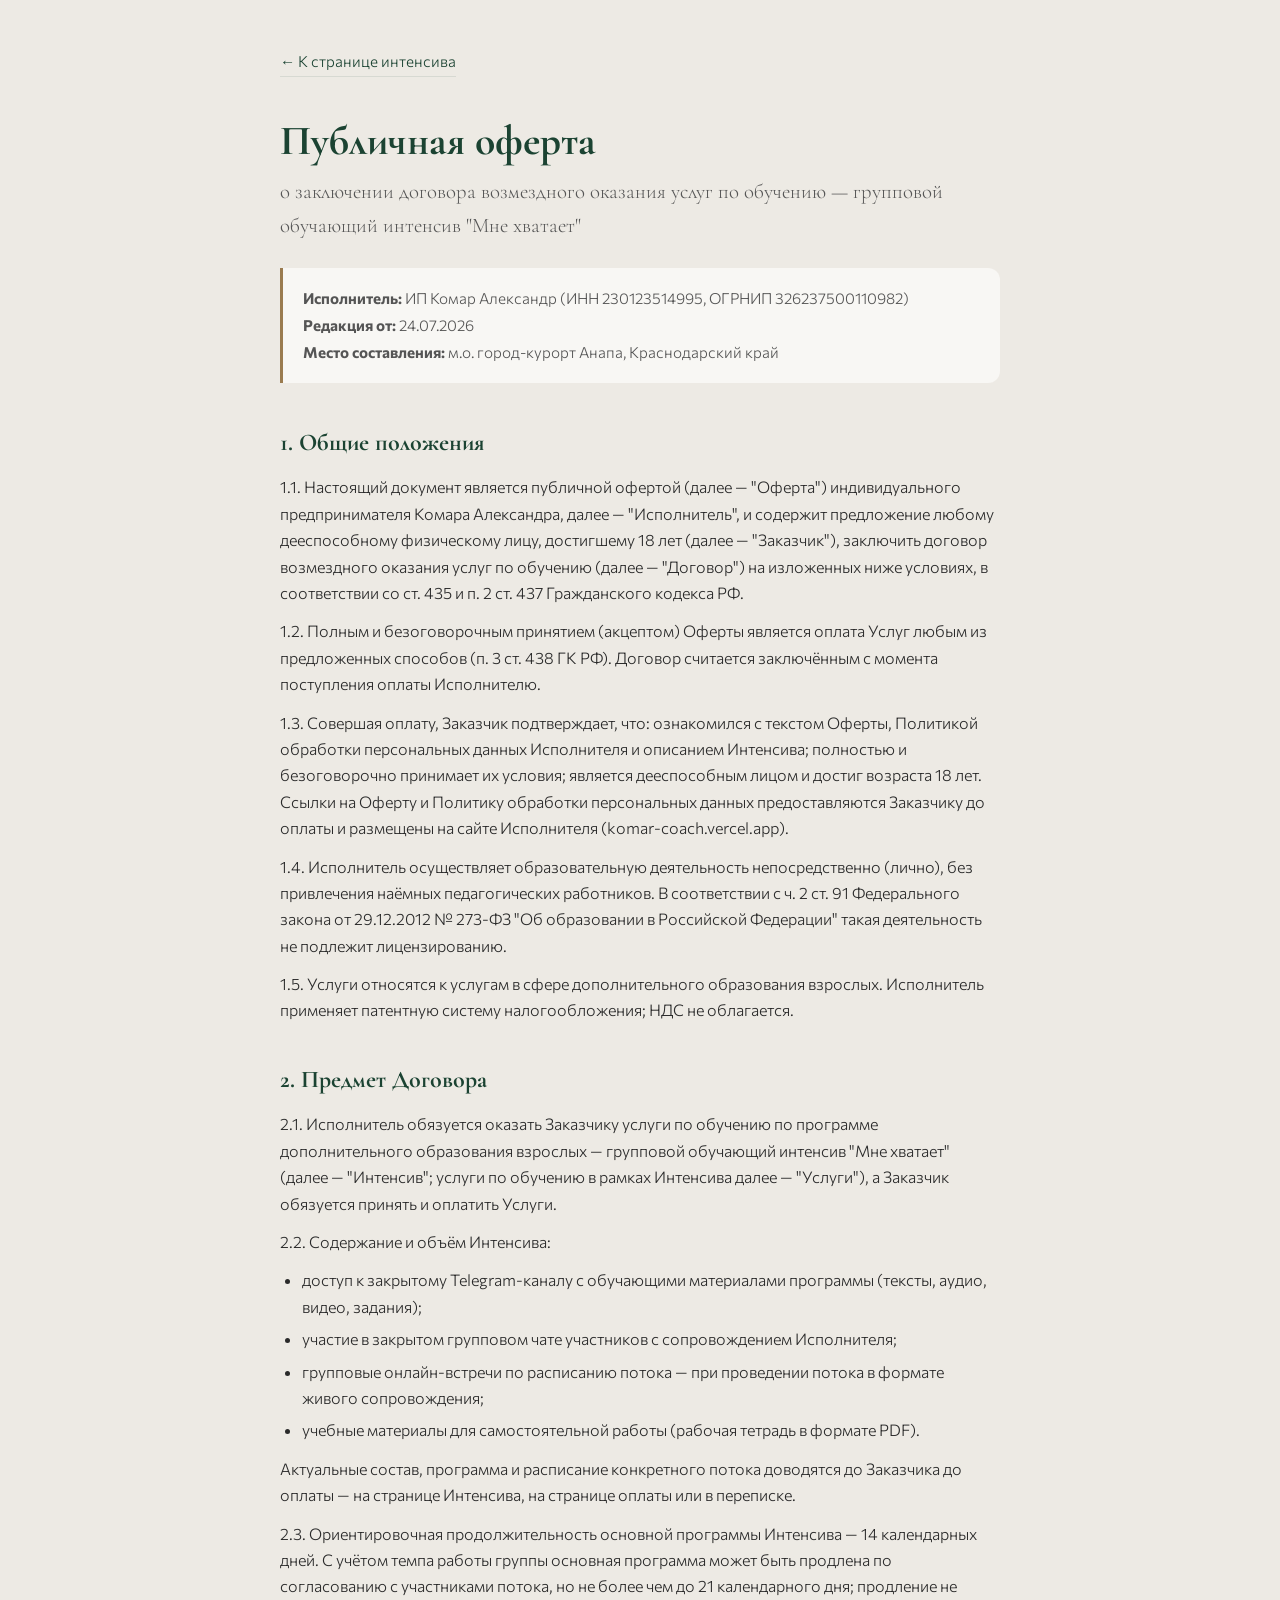
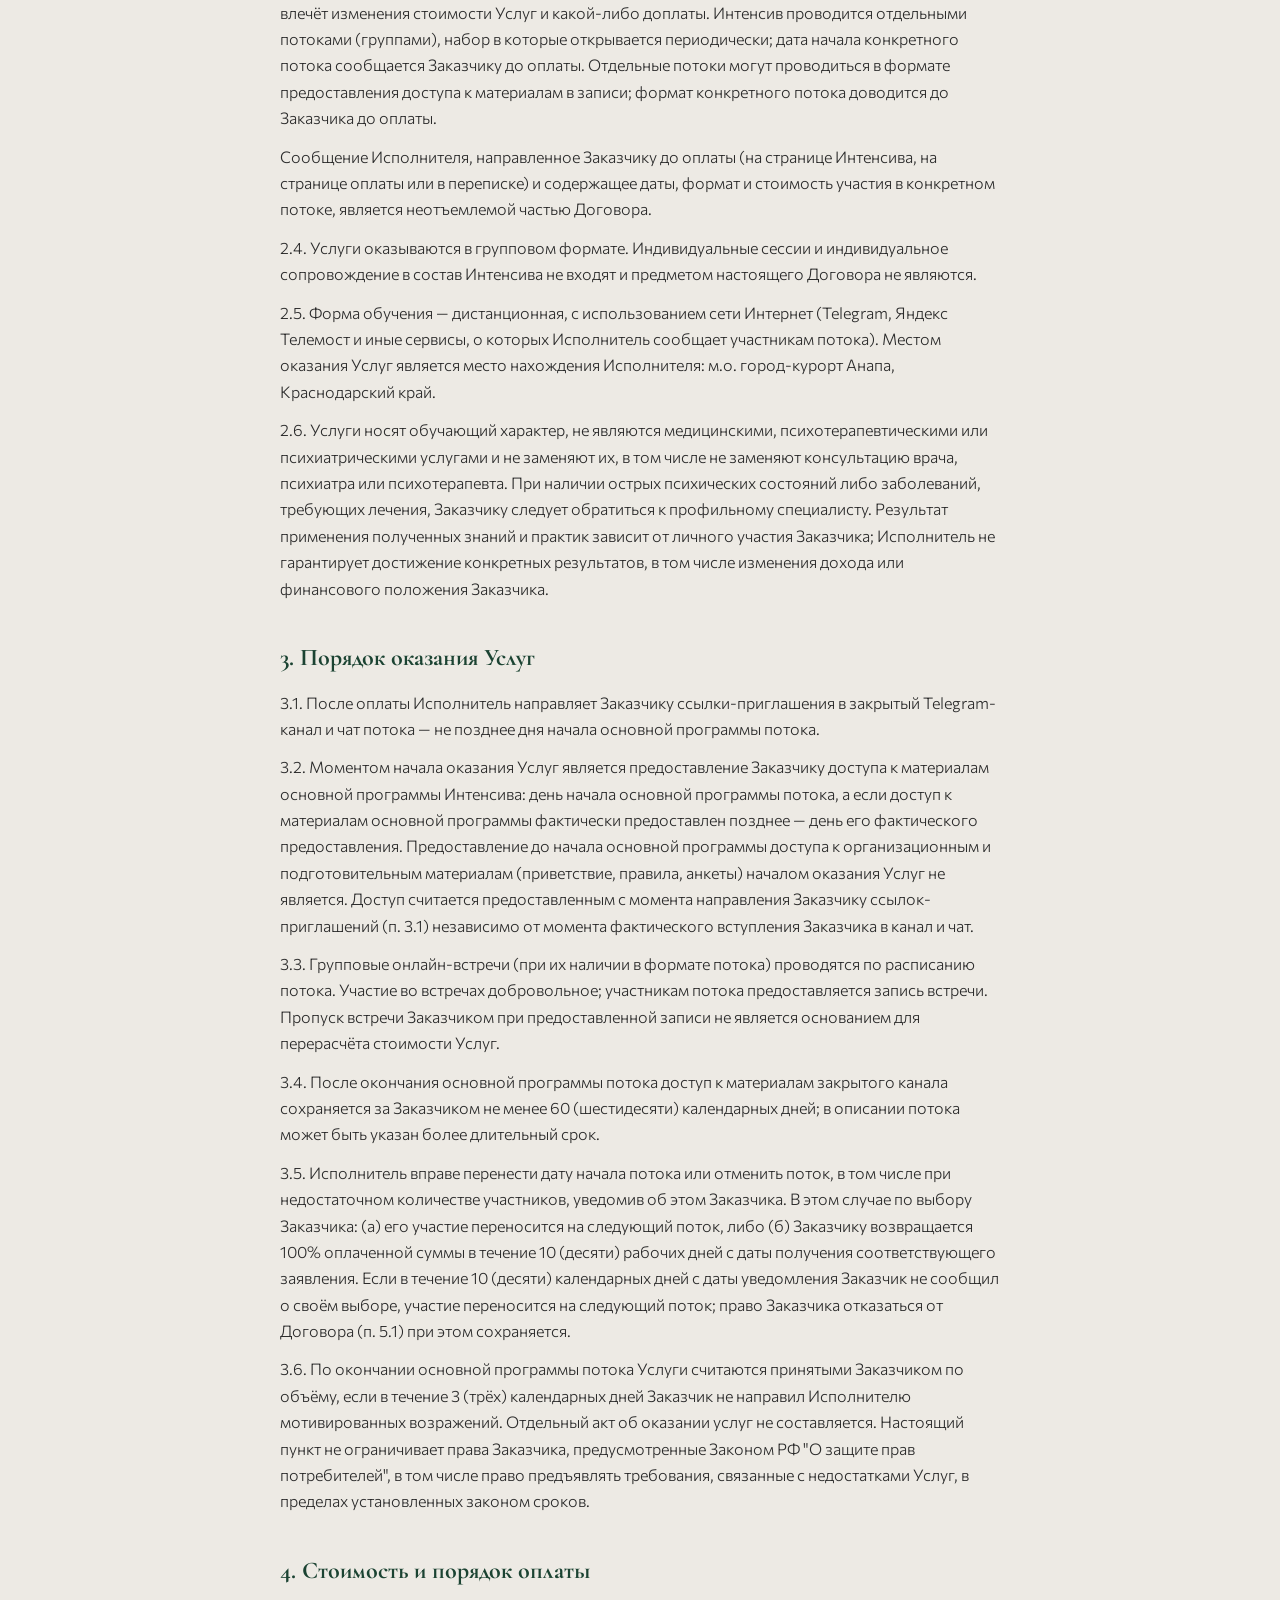
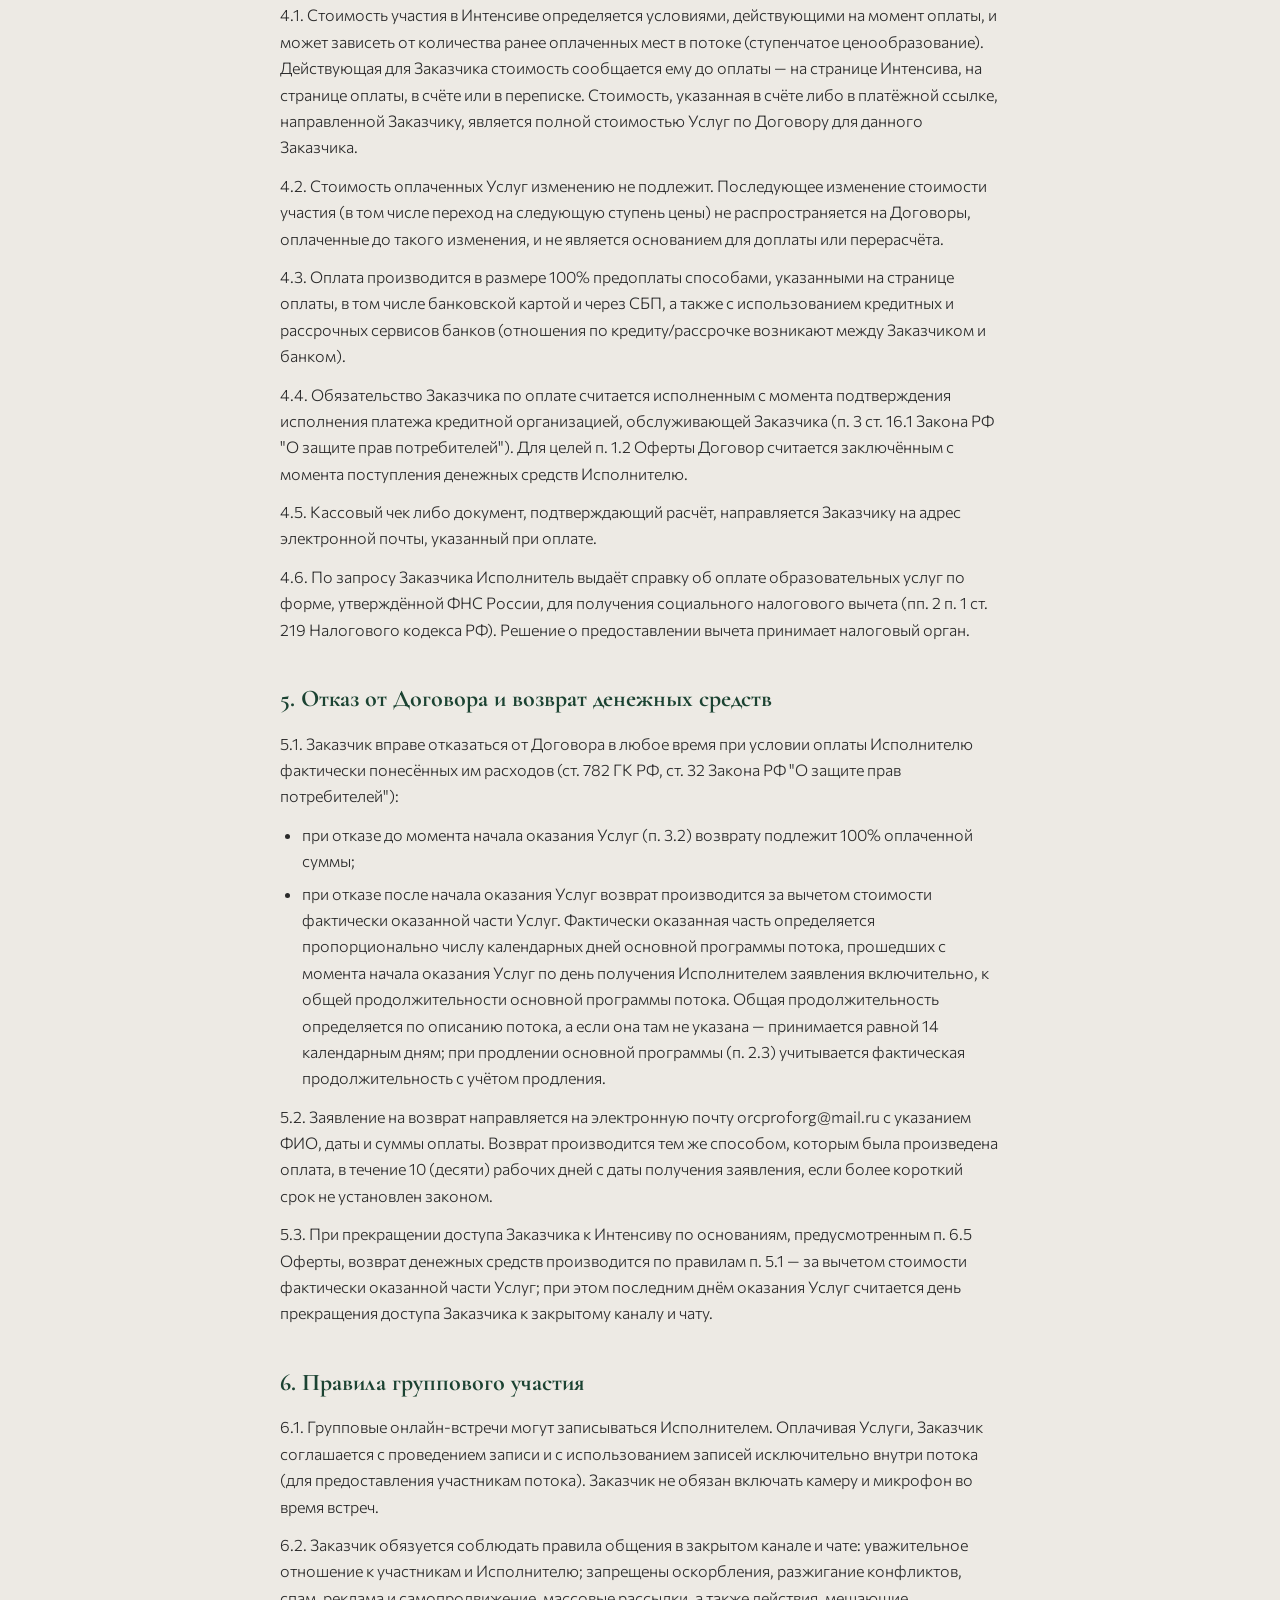
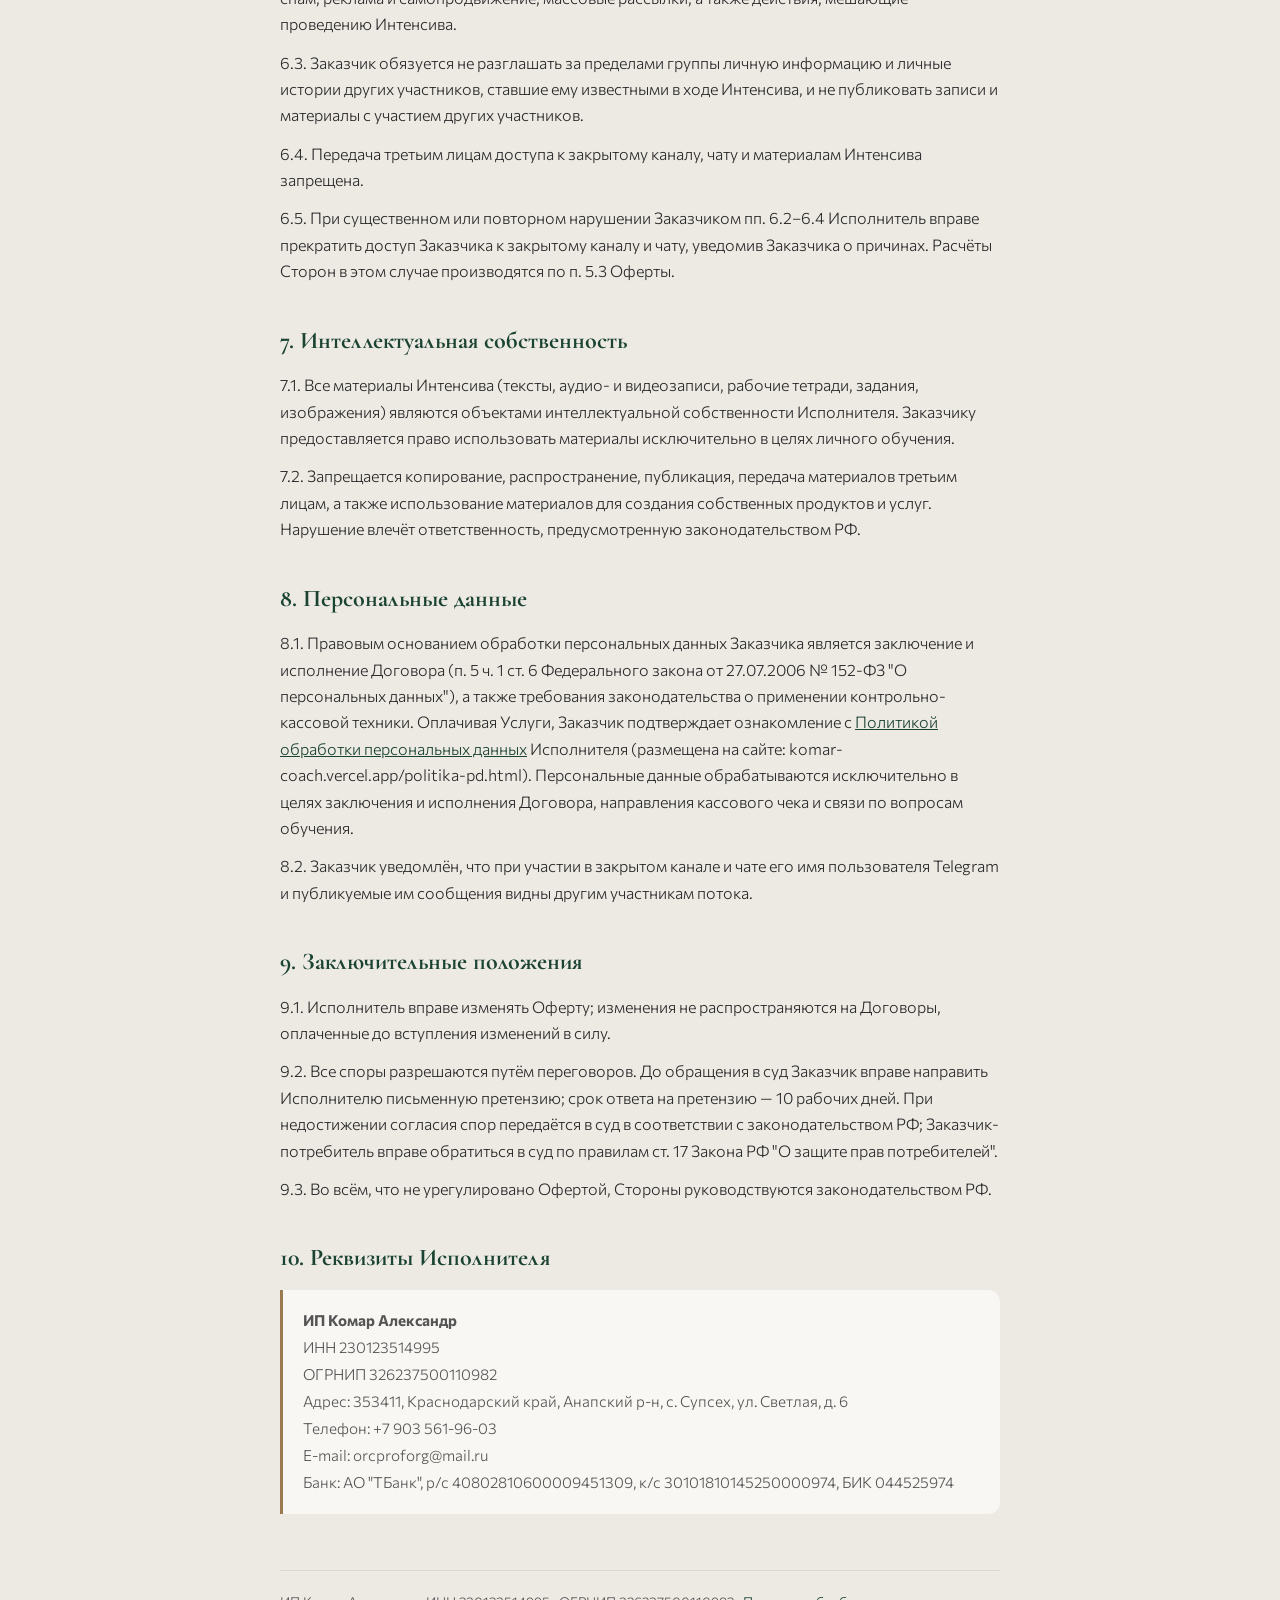
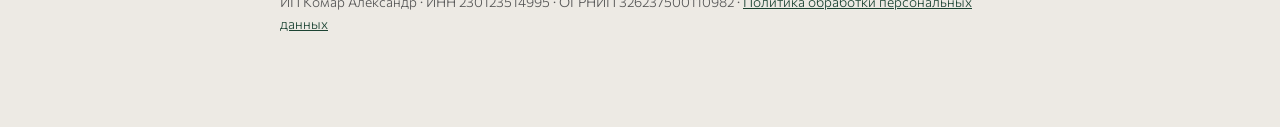
<file: oferta-intensiv.html>
<!DOCTYPE html>
<html lang="ru">
<head>
    <meta charset="UTF-8">
    <meta name="viewport" content="width=device-width, initial-scale=1.0">
    <meta name="description" content="Публичная оферта ИП Комар Александр — групповой обучающий интенсив &quot;Мне хватает&quot;.">
    <meta name="theme-color" content="#EDEAE4">
    <title>Публичная оферта интенсива "Мне хватает" — Александр Комар</title>
    <link rel="canonical" href="https://komar-coach.vercel.app/oferta-intensiv.html">
    <link rel="icon" type="image/svg+xml" href="img/logo/logo_bronze.svg">
    <link rel="preconnect" href="https://fonts.googleapis.com">
    <link rel="preconnect" href="https://fonts.gstatic.com" crossorigin>
    <link href="https://fonts.googleapis.com/css2?family=Cormorant+Garamond:ital,wght@0,400;0,600;0,700;1,400&family=Commissioner:wght@300;400;500;600&display=swap" rel="stylesheet">
    <style>
        :root {
            --bg-main: #EDEAE4;
            --bg-surface: #F8F7F4;
            --green: #1B4332;
            --gold: #9A7B4F;
            --text: #2A2A2A;
            --text-secondary: #555555;
            --border: rgba(27, 67, 50, 0.10);
            --font-heading: 'Cormorant Garamond', Georgia, serif;
            --font-body: 'Commissioner', sans-serif;
        }
        * { margin: 0; padding: 0; box-sizing: border-box; }
        body {
            background: var(--bg-main);
            color: var(--text);
            font-family: var(--font-body);
            font-weight: 300;
            line-height: 1.65;
            font-size: 1rem;
        }
        .doc {
            max-width: 760px;
            margin: 0 auto;
            padding: 48px 20px 80px;
        }
        .doc__back {
            display: inline-block;
            color: var(--green);
            text-decoration: none;
            font-size: 0.95rem;
            margin-bottom: 40px;
            border-bottom: 1px solid var(--border);
            padding-bottom: 2px;
        }
        .doc__back:hover { border-bottom-color: var(--green); }
        h1 {
            font-family: var(--font-heading);
            font-weight: 700;
            font-size: clamp(1.9rem, 4.5vw, 2.6rem);
            color: var(--green);
            line-height: 1.2;
            margin-bottom: 8px;
        }
        .doc__subtitle {
            font-family: var(--font-heading);
            font-size: 1.3rem;
            color: var(--text-secondary);
            margin-bottom: 24px;
        }
        .doc__meta {
            background: var(--bg-surface);
            border-left: 3px solid var(--gold);
            border-radius: 0 12px 12px 0;
            padding: 16px 20px;
            margin-bottom: 40px;
            font-size: 0.95rem;
            color: var(--text-secondary);
        }
        .doc__meta p { margin: 2px 0; }
        h2 {
            font-family: var(--font-heading);
            font-weight: 700;
            font-size: 1.5rem;
            color: var(--green);
            margin: 36px 0 12px;
        }
        p { margin-bottom: 12px; }
        ul { margin: 0 0 12px 22px; }
        li { margin-bottom: 6px; }
        a { color: var(--green); }
        .doc__footer {
            margin-top: 56px;
            padding-top: 20px;
            border-top: 1px solid var(--border);
            font-size: 0.85rem;
            color: var(--text-secondary);
        }
    </style>
</head>
<body>
    <main class="doc">
        <a class="doc__back" href="/mne-hvataet">&larr; К странице интенсива</a>
        <h1>Публичная оферта</h1>
        <p class="doc__subtitle">о заключении договора возмездного оказания услуг по обучению — групповой обучающий интенсив "Мне хватает"</p>
        <div class="doc__meta">
            <p><strong>Исполнитель:</strong> ИП Комар Александр (ИНН 230123514995, ОГРНИП 326237500110982)</p>
            <p><strong>Редакция от:</strong> 24.07.2026</p>
            <p><strong>Место составления:</strong> м.о. город-курорт Анапа, Краснодарский край</p>
        </div>

        <h2>1. Общие положения</h2>
        <p>1.1. Настоящий документ является публичной офертой (далее — "Оферта") индивидуального предпринимателя Комара Александра, далее — "Исполнитель", и содержит предложение любому дееспособному физическому лицу, достигшему 18 лет (далее — "Заказчик"), заключить договор возмездного оказания услуг по обучению (далее — "Договор") на изложенных ниже условиях, в соответствии со ст. 435 и п. 2 ст. 437 Гражданского кодекса РФ.</p>
        <p>1.2. Полным и безоговорочным принятием (акцептом) Оферты является оплата Услуг любым из предложенных способов (п. 3 ст. 438 ГК РФ). Договор считается заключённым с момента поступления оплаты Исполнителю.</p>
        <p>1.3. Совершая оплату, Заказчик подтверждает, что: ознакомился с текстом Оферты, Политикой обработки персональных данных Исполнителя и описанием Интенсива; полностью и безоговорочно принимает их условия; является дееспособным лицом и достиг возраста 18 лет. Ссылки на Оферту и Политику обработки персональных данных предоставляются Заказчику до оплаты и размещены на сайте Исполнителя (komar-coach.vercel.app).</p>
        <p>1.4. Исполнитель осуществляет образовательную деятельность непосредственно (лично), без привлечения наёмных педагогических работников. В соответствии с ч. 2 ст. 91 Федерального закона от 29.12.2012 № 273-ФЗ "Об образовании в Российской Федерации" такая деятельность не подлежит лицензированию.</p>
        <p>1.5. Услуги относятся к услугам в сфере дополнительного образования взрослых. Исполнитель применяет патентную систему налогообложения; НДС не облагается.</p>

        <h2>2. Предмет Договора</h2>
        <p>2.1. Исполнитель обязуется оказать Заказчику услуги по обучению по программе дополнительного образования взрослых — групповой обучающий интенсив "Мне хватает" (далее — "Интенсив"; услуги по обучению в рамках Интенсива далее — "Услуги"), а Заказчик обязуется принять и оплатить Услуги.</p>
        <p>2.2. Содержание и объём Интенсива:</p>
        <ul>
            <li>доступ к закрытому Telegram-каналу с обучающими материалами программы (тексты, аудио, видео, задания);</li>
            <li>участие в закрытом групповом чате участников с сопровождением Исполнителя;</li>
            <li>групповые онлайн-встречи по расписанию потока — при проведении потока в формате живого сопровождения;</li>
            <li>учебные материалы для самостоятельной работы (рабочая тетрадь в формате PDF).</li>
        </ul>
        <p>Актуальные состав, программа и расписание конкретного потока доводятся до Заказчика до оплаты — на странице Интенсива, на странице оплаты или в переписке.</p>
        <p>2.3. Ориентировочная продолжительность основной программы Интенсива — 14 календарных дней. С учётом темпа работы группы основная программа может быть продлена по согласованию с участниками потока, но не более чем до 21 календарного дня; продление не влечёт изменения стоимости Услуг и какой-либо доплаты. Интенсив проводится отдельными потоками (группами), набор в которые открывается периодически; дата начала конкретного потока сообщается Заказчику до оплаты. Отдельные потоки могут проводиться в формате предоставления доступа к материалам в записи; формат конкретного потока доводится до Заказчика до оплаты.</p>
        <p>Сообщение Исполнителя, направленное Заказчику до оплаты (на странице Интенсива, на странице оплаты или в переписке) и содержащее даты, формат и стоимость участия в конкретном потоке, является неотъемлемой частью Договора.</p>
        <p>2.4. Услуги оказываются в групповом формате. Индивидуальные сессии и индивидуальное сопровождение в состав Интенсива не входят и предметом настоящего Договора не являются.</p>
        <p>2.5. Форма обучения — дистанционная, с использованием сети Интернет (Telegram, Яндекс Телемост и иные сервисы, о которых Исполнитель сообщает участникам потока). Местом оказания Услуг является место нахождения Исполнителя: м.о. город-курорт Анапа, Краснодарский край.</p>
        <p>2.6. Услуги носят обучающий характер, не являются медицинскими, психотерапевтическими или психиатрическими услугами и не заменяют их, в том числе не заменяют консультацию врача, психиатра или психотерапевта. При наличии острых психических состояний либо заболеваний, требующих лечения, Заказчику следует обратиться к профильному специалисту. Результат применения полученных знаний и практик зависит от личного участия Заказчика; Исполнитель не гарантирует достижение конкретных результатов, в том числе изменения дохода или финансового положения Заказчика.</p>

        <h2>3. Порядок оказания Услуг</h2>
        <p>3.1. После оплаты Исполнитель направляет Заказчику ссылки-приглашения в закрытый Telegram-канал и чат потока — не позднее дня начала основной программы потока.</p>
        <p>3.2. Моментом начала оказания Услуг является предоставление Заказчику доступа к материалам основной программы Интенсива: день начала основной программы потока, а если доступ к материалам основной программы фактически предоставлен позднее — день его фактического предоставления. Предоставление до начала основной программы доступа к организационным и подготовительным материалам (приветствие, правила, анкеты) началом оказания Услуг не является. Доступ считается предоставленным с момента направления Заказчику ссылок-приглашений (п. 3.1) независимо от момента фактического вступления Заказчика в канал и чат.</p>
        <p>3.3. Групповые онлайн-встречи (при их наличии в формате потока) проводятся по расписанию потока. Участие во встречах добровольное; участникам потока предоставляется запись встречи. Пропуск встречи Заказчиком при предоставленной записи не является основанием для перерасчёта стоимости Услуг.</p>
        <p>3.4. После окончания основной программы потока доступ к материалам закрытого канала сохраняется за Заказчиком не менее 60 (шестидесяти) календарных дней; в описании потока может быть указан более длительный срок.</p>
        <p>3.5. Исполнитель вправе перенести дату начала потока или отменить поток, в том числе при недостаточном количестве участников, уведомив об этом Заказчика. В этом случае по выбору Заказчика: (а) его участие переносится на следующий поток, либо (б) Заказчику возвращается 100% оплаченной суммы в течение 10 (десяти) рабочих дней с даты получения соответствующего заявления. Если в течение 10 (десяти) календарных дней с даты уведомления Заказчик не сообщил о своём выборе, участие переносится на следующий поток; право Заказчика отказаться от Договора (п. 5.1) при этом сохраняется.</p>
        <p>3.6. По окончании основной программы потока Услуги считаются принятыми Заказчиком по объёму, если в течение 3 (трёх) календарных дней Заказчик не направил Исполнителю мотивированных возражений. Отдельный акт об оказании услуг не составляется. Настоящий пункт не ограничивает права Заказчика, предусмотренные Законом РФ "О защите прав потребителей", в том числе право предъявлять требования, связанные с недостатками Услуг, в пределах установленных законом сроков.</p>

        <h2>4. Стоимость и порядок оплаты</h2>
        <p>4.1. Стоимость участия в Интенсиве определяется условиями, действующими на момент оплаты, и может зависеть от количества ранее оплаченных мест в потоке (ступенчатое ценообразование). Действующая для Заказчика стоимость сообщается ему до оплаты — на странице Интенсива, на странице оплаты, в счёте или в переписке. Стоимость, указанная в счёте либо в платёжной ссылке, направленной Заказчику, является полной стоимостью Услуг по Договору для данного Заказчика.</p>
        <p>4.2. Стоимость оплаченных Услуг изменению не подлежит. Последующее изменение стоимости участия (в том числе переход на следующую ступень цены) не распространяется на Договоры, оплаченные до такого изменения, и не является основанием для доплаты или перерасчёта.</p>
        <p>4.3. Оплата производится в размере 100% предоплаты способами, указанными на странице оплаты, в том числе банковской картой и через СБП, а также с использованием кредитных и рассрочных сервисов банков (отношения по кредиту/рассрочке возникают между Заказчиком и банком).</p>
        <p>4.4. Обязательство Заказчика по оплате считается исполненным с момента подтверждения исполнения платежа кредитной организацией, обслуживающей Заказчика (п. 3 ст. 16.1 Закона РФ "О защите прав потребителей"). Для целей п. 1.2 Оферты Договор считается заключённым с момента поступления денежных средств Исполнителю.</p>
        <p>4.5. Кассовый чек либо документ, подтверждающий расчёт, направляется Заказчику на адрес электронной почты, указанный при оплате.</p>
        <p>4.6. По запросу Заказчика Исполнитель выдаёт справку об оплате образовательных услуг по форме, утверждённой ФНС России, для получения социального налогового вычета (пп. 2 п. 1 ст. 219 Налогового кодекса РФ). Решение о предоставлении вычета принимает налоговый орган.</p>

        <h2>5. Отказ от Договора и возврат денежных средств</h2>
        <p>5.1. Заказчик вправе отказаться от Договора в любое время при условии оплаты Исполнителю фактически понесённых им расходов (ст. 782 ГК РФ, ст. 32 Закона РФ "О защите прав потребителей"):</p>
        <ul>
            <li>при отказе до момента начала оказания Услуг (п. 3.2) возврату подлежит 100% оплаченной суммы;</li>
            <li>при отказе после начала оказания Услуг возврат производится за вычетом стоимости фактически оказанной части Услуг. Фактически оказанная часть определяется пропорционально числу календарных дней основной программы потока, прошедших с момента начала оказания Услуг по день получения Исполнителем заявления включительно, к общей продолжительности основной программы потока. Общая продолжительность определяется по описанию потока, а если она там не указана — принимается равной 14 календарным дням; при продлении основной программы (п. 2.3) учитывается фактическая продолжительность с учётом продления.</li>
        </ul>
        <p>5.2. Заявление на возврат направляется на электронную почту orcproforg@mail.ru с указанием ФИО, даты и суммы оплаты. Возврат производится тем же способом, которым была произведена оплата, в течение 10 (десяти) рабочих дней с даты получения заявления, если более короткий срок не установлен законом.</p>
        <p>5.3. При прекращении доступа Заказчика к Интенсиву по основаниям, предусмотренным п. 6.5 Оферты, возврат денежных средств производится по правилам п. 5.1 — за вычетом стоимости фактически оказанной части Услуг; при этом последним днём оказания Услуг считается день прекращения доступа Заказчика к закрытому каналу и чату.</p>

        <h2>6. Правила группового участия</h2>
        <p>6.1. Групповые онлайн-встречи могут записываться Исполнителем. Оплачивая Услуги, Заказчик соглашается с проведением записи и с использованием записей исключительно внутри потока (для предоставления участникам потока). Заказчик не обязан включать камеру и микрофон во время встреч.</p>
        <p>6.2. Заказчик обязуется соблюдать правила общения в закрытом канале и чате: уважительное отношение к участникам и Исполнителю; запрещены оскорбления, разжигание конфликтов, спам, реклама и самопродвижение, массовые рассылки, а также действия, мешающие проведению Интенсива.</p>
        <p>6.3. Заказчик обязуется не разглашать за пределами группы личную информацию и личные истории других участников, ставшие ему известными в ходе Интенсива, и не публиковать записи и материалы с участием других участников.</p>
        <p>6.4. Передача третьим лицам доступа к закрытому каналу, чату и материалам Интенсива запрещена.</p>
        <p>6.5. При существенном или повторном нарушении Заказчиком пп. 6.2–6.4 Исполнитель вправе прекратить доступ Заказчика к закрытому каналу и чату, уведомив Заказчика о причинах. Расчёты Сторон в этом случае производятся по п. 5.3 Оферты.</p>

        <h2>7. Интеллектуальная собственность</h2>
        <p>7.1. Все материалы Интенсива (тексты, аудио- и видеозаписи, рабочие тетради, задания, изображения) являются объектами интеллектуальной собственности Исполнителя. Заказчику предоставляется право использовать материалы исключительно в целях личного обучения.</p>
        <p>7.2. Запрещается копирование, распространение, публикация, передача материалов третьим лицам, а также использование материалов для создания собственных продуктов и услуг. Нарушение влечёт ответственность, предусмотренную законодательством РФ.</p>

        <h2>8. Персональные данные</h2>
        <p>8.1. Правовым основанием обработки персональных данных Заказчика является заключение и исполнение Договора (п. 5 ч. 1 ст. 6 Федерального закона от 27.07.2006 № 152-ФЗ "О персональных данных"), а также требования законодательства о применении контрольно-кассовой техники. Оплачивая Услуги, Заказчик подтверждает ознакомление с <a href="politika-pd.html">Политикой обработки персональных данных</a> Исполнителя (размещена на сайте: komar-coach.vercel.app/politika-pd.html). Персональные данные обрабатываются исключительно в целях заключения и исполнения Договора, направления кассового чека и связи по вопросам обучения.</p>
        <p>8.2. Заказчик уведомлён, что при участии в закрытом канале и чате его имя пользователя Telegram и публикуемые им сообщения видны другим участникам потока.</p>

        <h2>9. Заключительные положения</h2>
        <p>9.1. Исполнитель вправе изменять Оферту; изменения не распространяются на Договоры, оплаченные до вступления изменений в силу.</p>
        <p>9.2. Все споры разрешаются путём переговоров. До обращения в суд Заказчик вправе направить Исполнителю письменную претензию; срок ответа на претензию — 10 рабочих дней. При недостижении согласия спор передаётся в суд в соответствии с законодательством РФ; Заказчик-потребитель вправе обратиться в суд по правилам ст. 17 Закона РФ "О защите прав потребителей".</p>
        <p>9.3. Во всём, что не урегулировано Офертой, Стороны руководствуются законодательством РФ.</p>

        <h2>10. Реквизиты Исполнителя</h2>
        <div class="doc__meta">
            <p><strong>ИП Комар Александр</strong></p>
            <p>ИНН 230123514995</p>
            <p>ОГРНИП 326237500110982</p>
            <p>Адрес: 353411, Краснодарский край, Анапский р-н, с. Супсех, ул. Светлая, д. 6</p>
            <p>Телефон: +7 903 561-96-03</p>
            <p>E-mail: orcproforg@mail.ru</p>
            <p>Банк: АО "ТБанк", р/с 40802810600009451309, к/с 30101810145250000974, БИК 044525974</p>
        </div>

        <div class="doc__footer">
            <p>ИП Комар Александр · ИНН 230123514995 · ОГРНИП 326237500110982 · <a href="politika-pd.html">Политика обработки персональных данных</a></p>
        </div>
    </main>
</body>
</html>
</file>
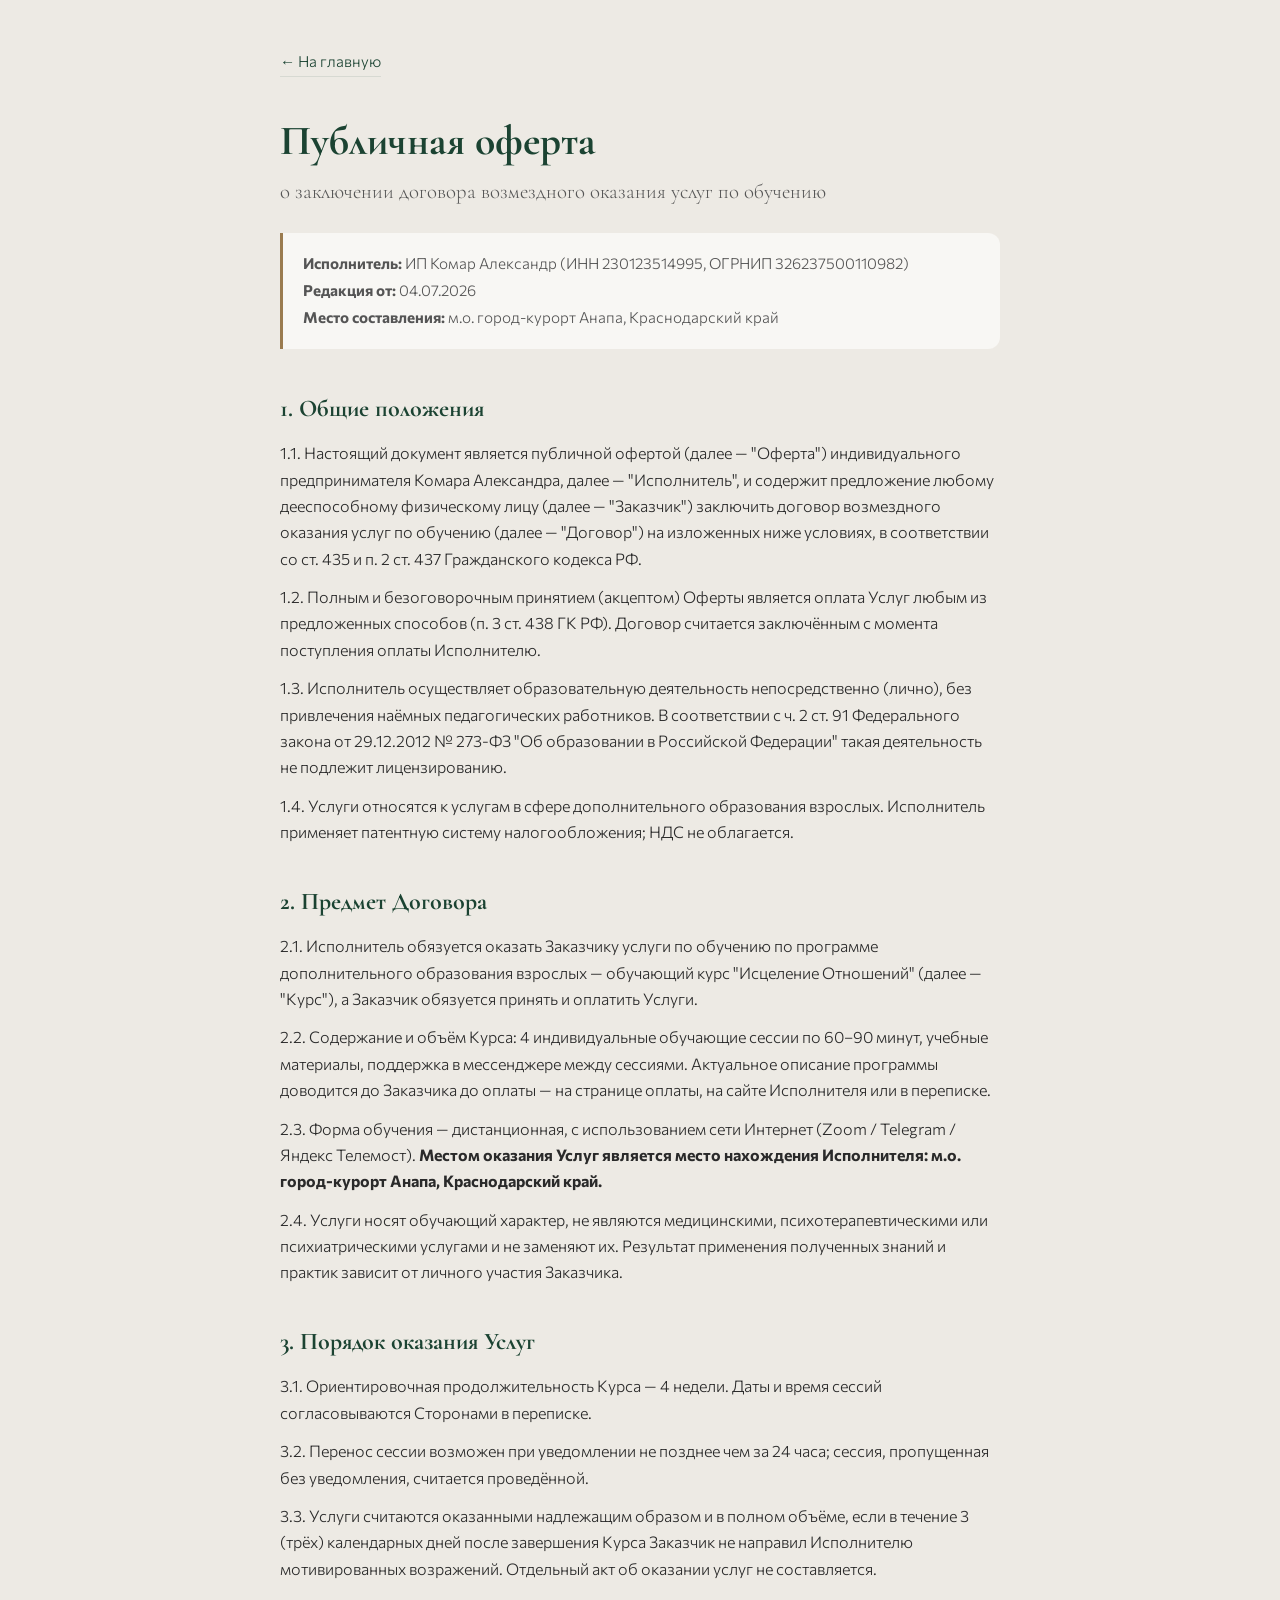
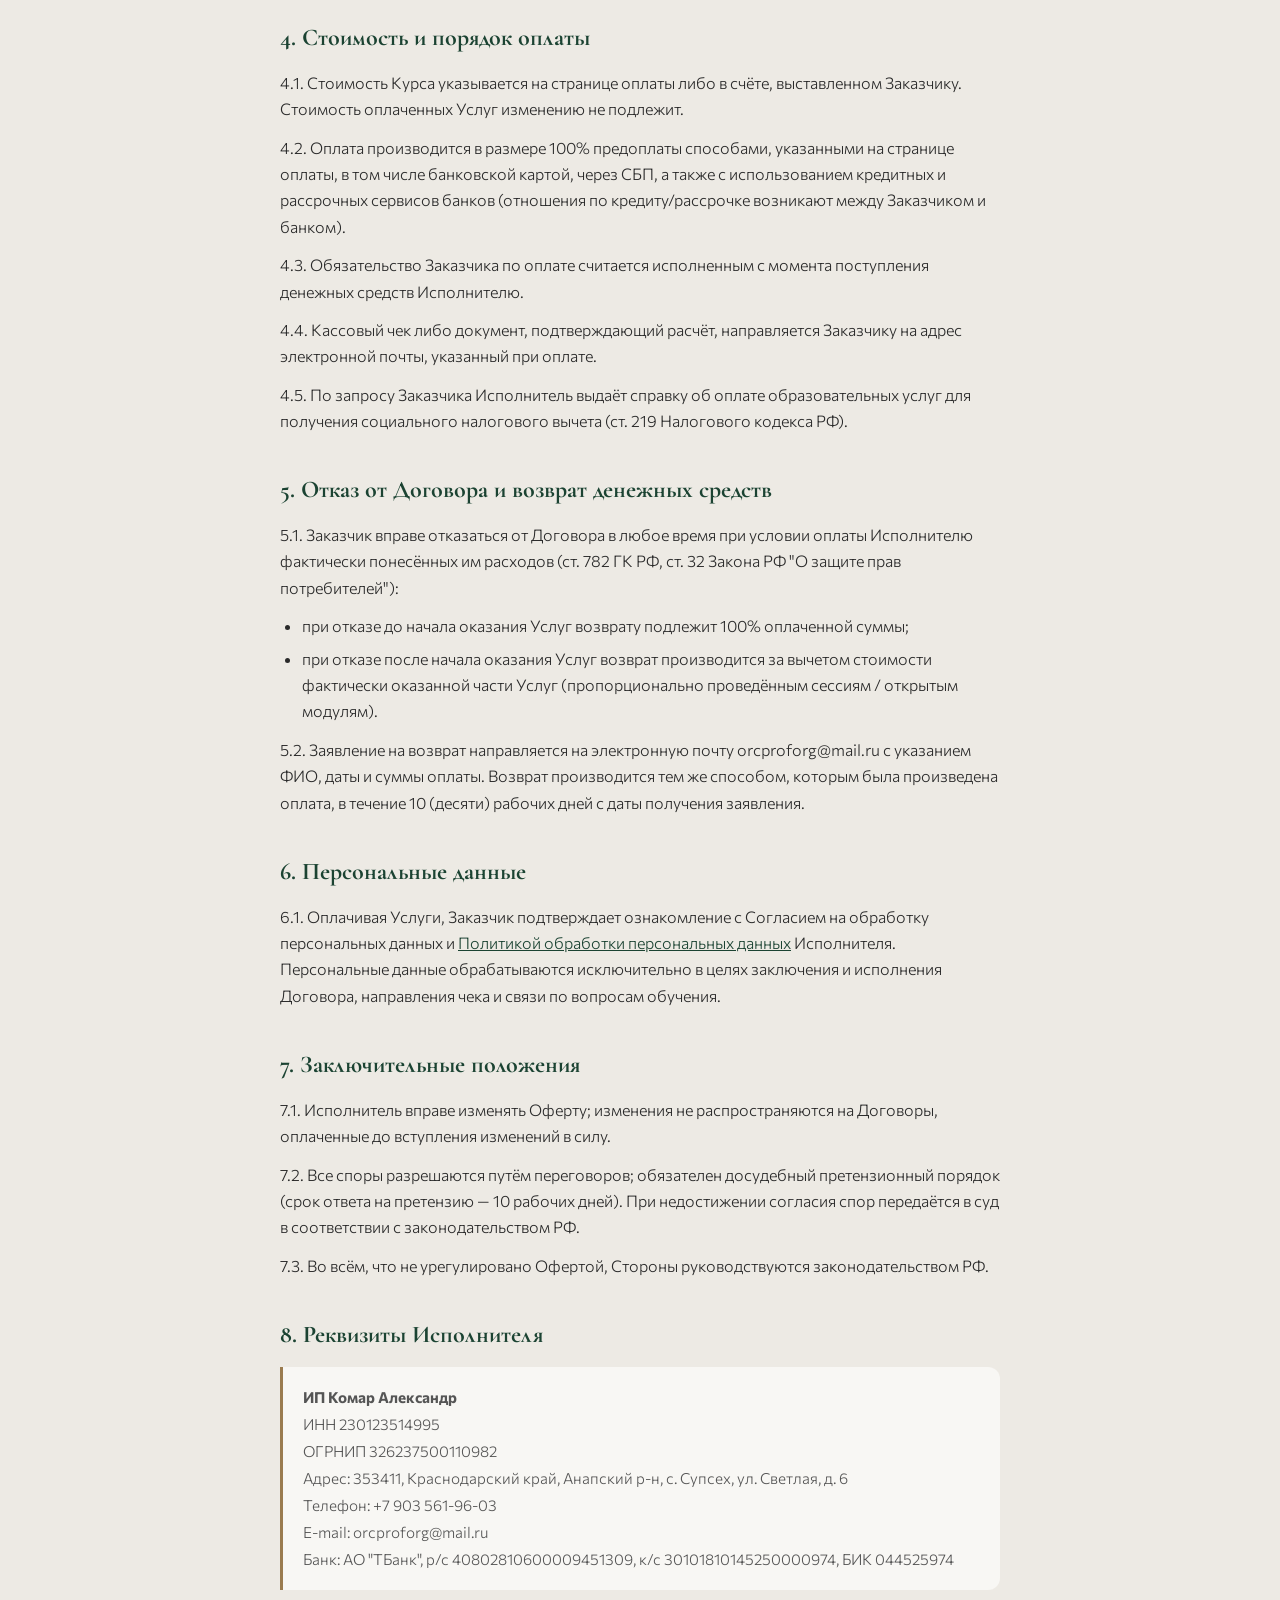
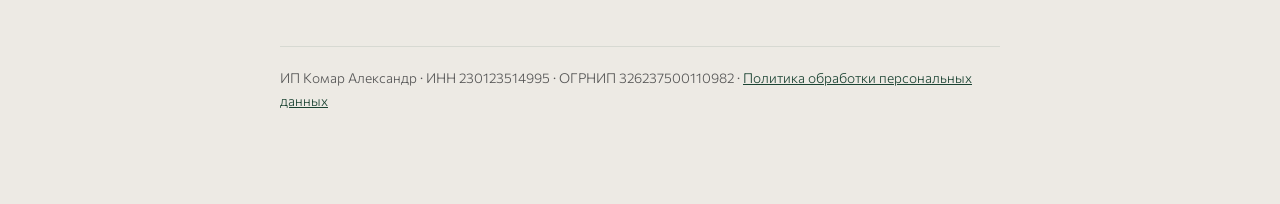
<file: oferta.html>
<!DOCTYPE html>
<html lang="ru">
<head>
    <meta charset="UTF-8">
    <meta name="viewport" content="width=device-width, initial-scale=1.0">
    <meta name="description" content="Публичная оферта ИП Комар Александр о заключении договора возмездного оказания услуг по обучению.">
    <meta name="theme-color" content="#EDEAE4">
    <title>Публичная оферта — Александр Комар</title>
    <link rel="canonical" href="https://komar-coach.vercel.app/oferta.html">
    <link rel="icon" type="image/svg+xml" href="img/logo/logo_bronze.svg">
    <link rel="preconnect" href="https://fonts.googleapis.com">
    <link rel="preconnect" href="https://fonts.gstatic.com" crossorigin>
    <link href="https://fonts.googleapis.com/css2?family=Cormorant+Garamond:ital,wght@0,400;0,600;0,700;1,400&family=Commissioner:wght@300;400;500;600&display=swap" rel="stylesheet">
    <style>
        :root {
            --bg-main: #EDEAE4;
            --bg-surface: #F8F7F4;
            --green: #1B4332;
            --gold: #9A7B4F;
            --text: #2A2A2A;
            --text-secondary: #555555;
            --border: rgba(27, 67, 50, 0.10);
            --font-heading: 'Cormorant Garamond', Georgia, serif;
            --font-body: 'Commissioner', sans-serif;
        }
        * { margin: 0; padding: 0; box-sizing: border-box; }
        body {
            background: var(--bg-main);
            color: var(--text);
            font-family: var(--font-body);
            font-weight: 300;
            line-height: 1.65;
            font-size: 1rem;
        }
        .doc {
            max-width: 760px;
            margin: 0 auto;
            padding: 48px 20px 80px;
        }
        .doc__back {
            display: inline-block;
            color: var(--green);
            text-decoration: none;
            font-size: 0.95rem;
            margin-bottom: 40px;
            border-bottom: 1px solid var(--border);
            padding-bottom: 2px;
        }
        .doc__back:hover { border-bottom-color: var(--green); }
        h1 {
            font-family: var(--font-heading);
            font-weight: 700;
            font-size: clamp(1.9rem, 4.5vw, 2.6rem);
            color: var(--green);
            line-height: 1.2;
            margin-bottom: 8px;
        }
        .doc__subtitle {
            font-family: var(--font-heading);
            font-size: 1.3rem;
            color: var(--text-secondary);
            margin-bottom: 24px;
        }
        .doc__meta {
            background: var(--bg-surface);
            border-left: 3px solid var(--gold);
            border-radius: 0 12px 12px 0;
            padding: 16px 20px;
            margin-bottom: 40px;
            font-size: 0.95rem;
            color: var(--text-secondary);
        }
        .doc__meta p { margin: 2px 0; }
        h2 {
            font-family: var(--font-heading);
            font-weight: 700;
            font-size: 1.5rem;
            color: var(--green);
            margin: 36px 0 12px;
        }
        p { margin-bottom: 12px; }
        ul { margin: 0 0 12px 22px; }
        li { margin-bottom: 6px; }
        a { color: var(--green); }
        .doc__footer {
            margin-top: 56px;
            padding-top: 20px;
            border-top: 1px solid var(--border);
            font-size: 0.85rem;
            color: var(--text-secondary);
        }
    </style>
</head>
<body>
    <main class="doc">
        <a class="doc__back" href="/">&larr; На главную</a>
        <h1>Публичная оферта</h1>
        <p class="doc__subtitle">о заключении договора возмездного оказания услуг по обучению</p>
        <div class="doc__meta">
            <p><strong>Исполнитель:</strong> ИП Комар Александр (ИНН 230123514995, ОГРНИП 326237500110982)</p>
            <p><strong>Редакция от:</strong> 04.07.2026</p>
            <p><strong>Место составления:</strong> м.о. город-курорт Анапа, Краснодарский край</p>
        </div>

        <h2>1. Общие положения</h2>
        <p>1.1. Настоящий документ является публичной офертой (далее — "Оферта") индивидуального предпринимателя Комара Александра, далее — "Исполнитель", и содержит предложение любому дееспособному физическому лицу (далее — "Заказчик") заключить договор возмездного оказания услуг по обучению (далее — "Договор") на изложенных ниже условиях, в соответствии со ст. 435 и п. 2 ст. 437 Гражданского кодекса РФ.</p>
        <p>1.2. Полным и безоговорочным принятием (акцептом) Оферты является оплата Услуг любым из предложенных способов (п. 3 ст. 438 ГК РФ). Договор считается заключённым с момента поступления оплаты Исполнителю.</p>
        <p>1.3. Исполнитель осуществляет образовательную деятельность непосредственно (лично), без привлечения наёмных педагогических работников. В соответствии с ч. 2 ст. 91 Федерального закона от 29.12.2012 № 273-ФЗ "Об образовании в Российской Федерации" такая деятельность не подлежит лицензированию.</p>
        <p>1.4. Услуги относятся к услугам в сфере дополнительного образования взрослых. Исполнитель применяет патентную систему налогообложения; НДС не облагается.</p>

        <h2>2. Предмет Договора</h2>
        <p>2.1. Исполнитель обязуется оказать Заказчику услуги по обучению по программе дополнительного образования взрослых — обучающий курс "Исцеление Отношений" (далее — "Курс"), а Заказчик обязуется принять и оплатить Услуги.</p>
        <p>2.2. Содержание и объём Курса: 4 индивидуальные обучающие сессии по 60–90 минут, учебные материалы, поддержка в мессенджере между сессиями. Актуальное описание программы доводится до Заказчика до оплаты — на странице оплаты, на сайте Исполнителя или в переписке.</p>
        <p>2.3. Форма обучения — дистанционная, с использованием сети Интернет (Zoom / Telegram / Яндекс Телемост). <strong>Местом оказания Услуг является место нахождения Исполнителя: м.о. город-курорт Анапа, Краснодарский край.</strong></p>
        <p>2.4. Услуги носят обучающий характер, не являются медицинскими, психотерапевтическими или психиатрическими услугами и не заменяют их. Результат применения полученных знаний и практик зависит от личного участия Заказчика.</p>

        <h2>3. Порядок оказания Услуг</h2>
        <p>3.1. Ориентировочная продолжительность Курса — 4 недели. Даты и время сессий согласовываются Сторонами в переписке.</p>
        <p>3.2. Перенос сессии возможен при уведомлении не позднее чем за 24 часа; сессия, пропущенная без уведомления, считается проведённой.</p>
        <p>3.3. Услуги считаются оказанными надлежащим образом и в полном объёме, если в течение 3 (трёх) календарных дней после завершения Курса Заказчик не направил Исполнителю мотивированных возражений. Отдельный акт об оказании услуг не составляется.</p>

        <h2>4. Стоимость и порядок оплаты</h2>
        <p>4.1. Стоимость Курса указывается на странице оплаты либо в счёте, выставленном Заказчику. Стоимость оплаченных Услуг изменению не подлежит.</p>
        <p>4.2. Оплата производится в размере 100% предоплаты способами, указанными на странице оплаты, в том числе банковской картой, через СБП, а также с использованием кредитных и рассрочных сервисов банков (отношения по кредиту/рассрочке возникают между Заказчиком и банком).</p>
        <p>4.3. Обязательство Заказчика по оплате считается исполненным с момента поступления денежных средств Исполнителю.</p>
        <p>4.4. Кассовый чек либо документ, подтверждающий расчёт, направляется Заказчику на адрес электронной почты, указанный при оплате.</p>
        <p>4.5. По запросу Заказчика Исполнитель выдаёт справку об оплате образовательных услуг для получения социального налогового вычета (ст. 219 Налогового кодекса РФ).</p>

        <h2>5. Отказ от Договора и возврат денежных средств</h2>
        <p>5.1. Заказчик вправе отказаться от Договора в любое время при условии оплаты Исполнителю фактически понесённых им расходов (ст. 782 ГК РФ, ст. 32 Закона РФ "О защите прав потребителей"):</p>
        <ul>
            <li>при отказе до начала оказания Услуг возврату подлежит 100% оплаченной суммы;</li>
            <li>при отказе после начала оказания Услуг возврат производится за вычетом стоимости фактически оказанной части Услуг (пропорционально проведённым сессиям / открытым модулям).</li>
        </ul>
        <p>5.2. Заявление на возврат направляется на электронную почту orcproforg@mail.ru с указанием ФИО, даты и суммы оплаты. Возврат производится тем же способом, которым была произведена оплата, в течение 10 (десяти) рабочих дней с даты получения заявления.</p>

        <h2>6. Персональные данные</h2>
        <p>6.1. Оплачивая Услуги, Заказчик подтверждает ознакомление с Согласием на обработку персональных данных и <a href="politika-pd.html">Политикой обработки персональных данных</a> Исполнителя. Персональные данные обрабатываются исключительно в целях заключения и исполнения Договора, направления чека и связи по вопросам обучения.</p>

        <h2>7. Заключительные положения</h2>
        <p>7.1. Исполнитель вправе изменять Оферту; изменения не распространяются на Договоры, оплаченные до вступления изменений в силу.</p>
        <p>7.2. Все споры разрешаются путём переговоров; обязателен досудебный претензионный порядок (срок ответа на претензию — 10 рабочих дней). При недостижении согласия спор передаётся в суд в соответствии с законодательством РФ.</p>
        <p>7.3. Во всём, что не урегулировано Офертой, Стороны руководствуются законодательством РФ.</p>

        <h2>8. Реквизиты Исполнителя</h2>
        <div class="doc__meta">
            <p><strong>ИП Комар Александр</strong></p>
            <p>ИНН 230123514995</p>
            <p>ОГРНИП 326237500110982</p>
            <p>Адрес: 353411, Краснодарский край, Анапский р-н, с. Супсех, ул. Светлая, д. 6</p>
            <p>Телефон: +7 903 561-96-03</p>
            <p>E-mail: orcproforg@mail.ru</p>
            <p>Банк: АО "ТБанк", р/с 40802810600009451309, к/с 30101810145250000974, БИК 044525974</p>
        </div>

        <div class="doc__footer">
            <p>ИП Комар Александр · ИНН 230123514995 · ОГРНИП 326237500110982 · <a href="politika-pd.html">Политика обработки персональных данных</a></p>
        </div>
    </main>
</body>
</html>
</file>
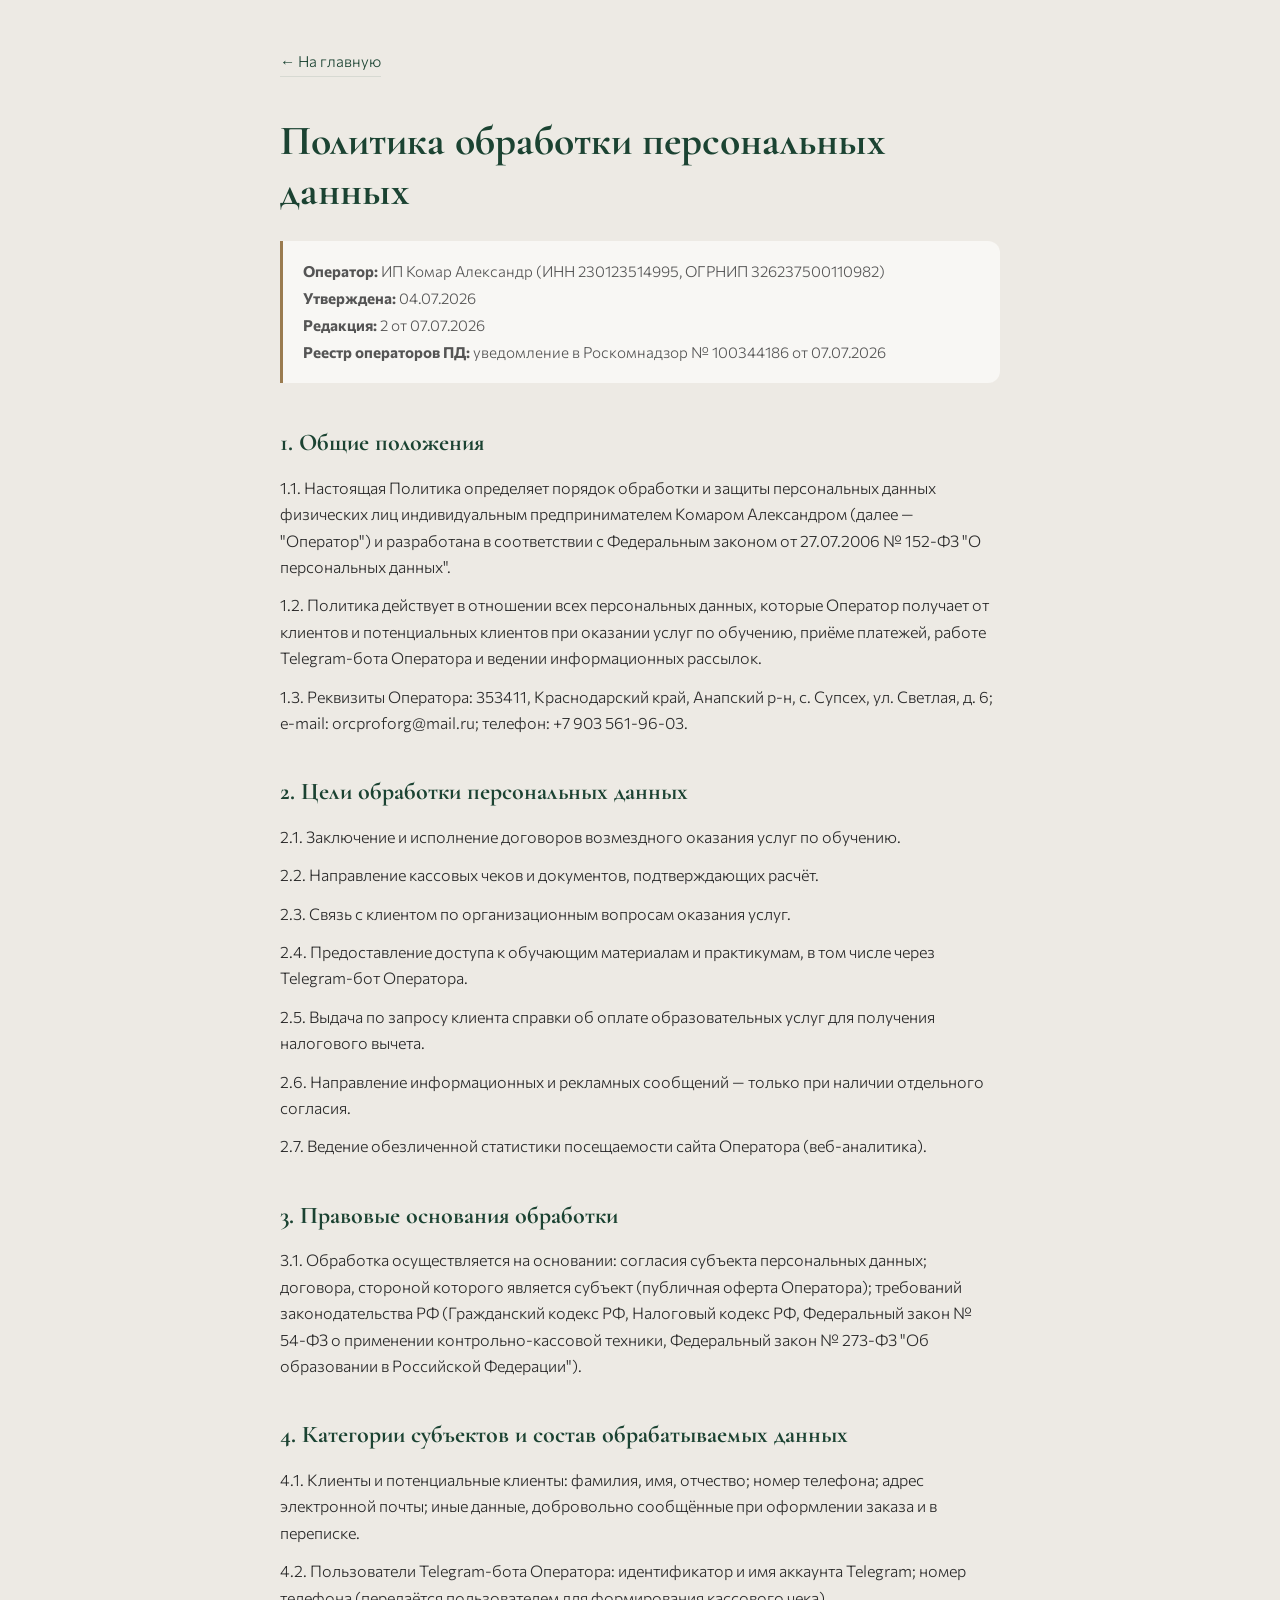
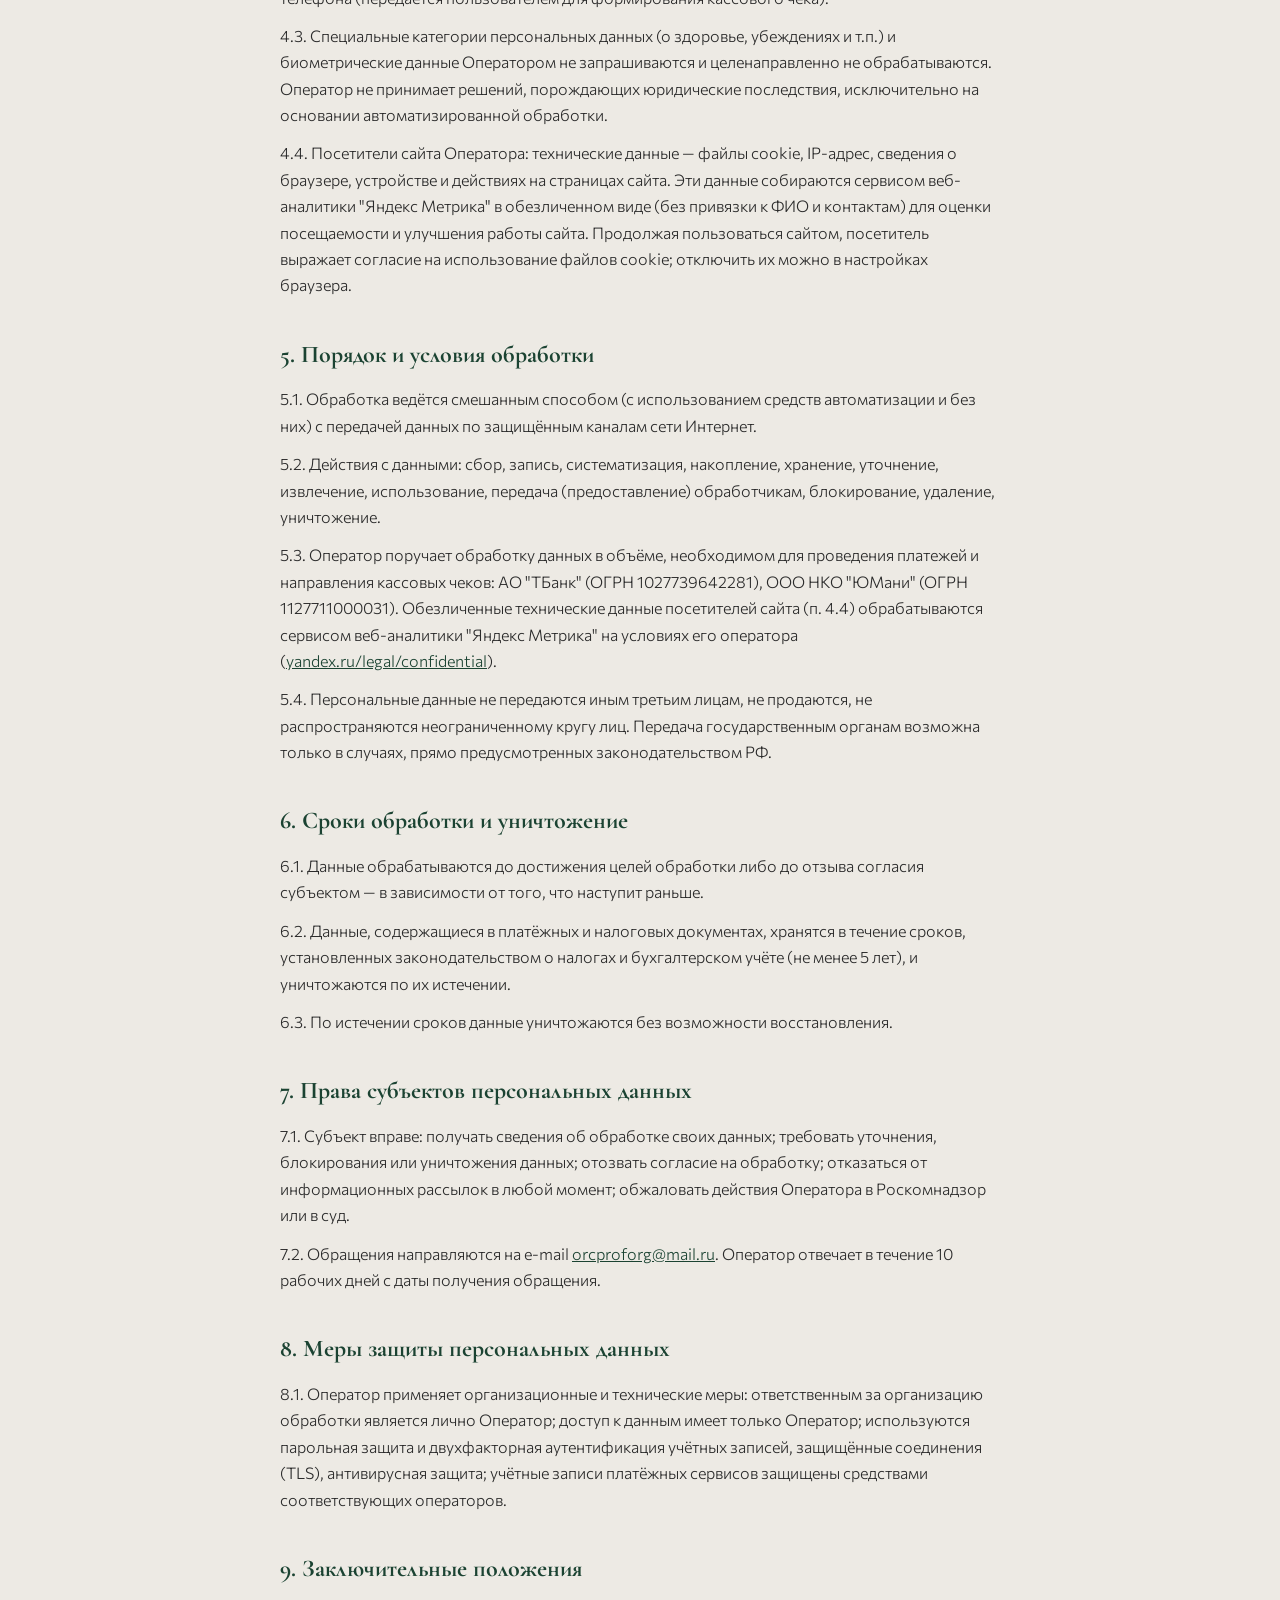
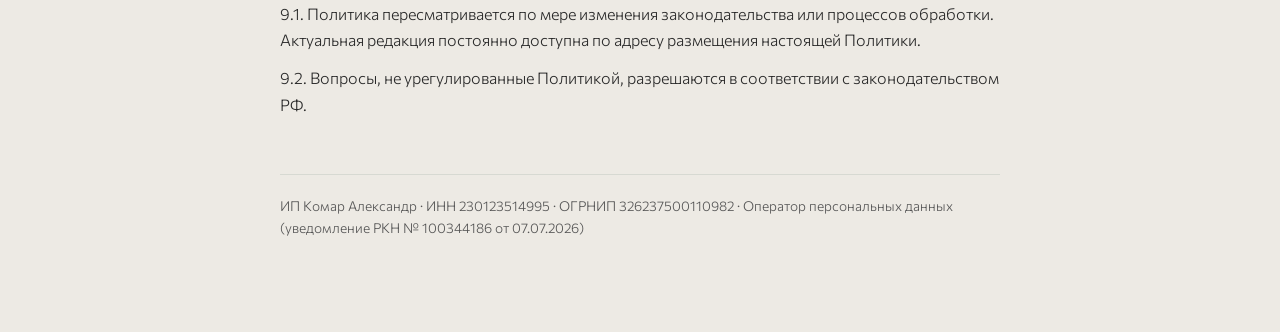
<file: politika-pd.html>
<!DOCTYPE html>
<html lang="ru">
<head>
    <meta charset="UTF-8">
    <meta name="viewport" content="width=device-width, initial-scale=1.0">
    <meta name="description" content="Политика обработки персональных данных ИП Комар Александр (152-ФЗ).">
    <meta name="theme-color" content="#EDEAE4">
    <title>Политика обработки персональных данных — Александр Комар</title>
    <link rel="canonical" href="https://komar-coach.vercel.app/politika-pd.html">
    <link rel="icon" type="image/svg+xml" href="img/logo/logo_bronze.svg">
    <link rel="preconnect" href="https://fonts.googleapis.com">
    <link rel="preconnect" href="https://fonts.gstatic.com" crossorigin>
    <link href="https://fonts.googleapis.com/css2?family=Cormorant+Garamond:ital,wght@0,400;0,600;0,700;1,400&family=Commissioner:wght@300;400;500;600&display=swap" rel="stylesheet">
    <style>
        :root {
            --bg-main: #EDEAE4;
            --bg-surface: #F8F7F4;
            --green: #1B4332;
            --gold: #9A7B4F;
            --text: #2A2A2A;
            --text-secondary: #555555;
            --border: rgba(27, 67, 50, 0.10);
            --font-heading: 'Cormorant Garamond', Georgia, serif;
            --font-body: 'Commissioner', sans-serif;
        }
        * { margin: 0; padding: 0; box-sizing: border-box; }
        body {
            background: var(--bg-main);
            color: var(--text);
            font-family: var(--font-body);
            font-weight: 300;
            line-height: 1.65;
            font-size: 1rem;
        }
        .doc {
            max-width: 760px;
            margin: 0 auto;
            padding: 48px 20px 80px;
        }
        .doc__back {
            display: inline-block;
            color: var(--green);
            text-decoration: none;
            font-size: 0.95rem;
            margin-bottom: 40px;
            border-bottom: 1px solid var(--border);
            padding-bottom: 2px;
        }
        .doc__back:hover { border-bottom-color: var(--green); }
        h1 {
            font-family: var(--font-heading);
            font-weight: 700;
            font-size: clamp(1.9rem, 4.5vw, 2.6rem);
            color: var(--green);
            line-height: 1.2;
            margin-bottom: 24px;
        }
        .doc__meta {
            background: var(--bg-surface);
            border-left: 3px solid var(--gold);
            border-radius: 0 12px 12px 0;
            padding: 16px 20px;
            margin-bottom: 40px;
            font-size: 0.95rem;
            color: var(--text-secondary);
        }
        .doc__meta p { margin: 2px 0; }
        h2 {
            font-family: var(--font-heading);
            font-weight: 700;
            font-size: 1.5rem;
            color: var(--green);
            margin: 36px 0 12px;
        }
        p { margin-bottom: 12px; }
        a { color: var(--green); }
        .doc__footer {
            margin-top: 56px;
            padding-top: 20px;
            border-top: 1px solid var(--border);
            font-size: 0.85rem;
            color: var(--text-secondary);
        }
    </style>
</head>
<body>
    <main class="doc">
        <a class="doc__back" href="/">&larr; На главную</a>
        <h1>Политика обработки персональных данных</h1>
        <div class="doc__meta">
            <p><strong>Оператор:</strong> ИП Комар Александр (ИНН 230123514995, ОГРНИП 326237500110982)</p>
            <p><strong>Утверждена:</strong> 04.07.2026</p>
            <p><strong>Редакция:</strong> 2 от 07.07.2026</p>
            <p><strong>Реестр операторов ПД:</strong> уведомление в Роскомнадзор № 100344186 от 07.07.2026</p>
        </div>

        <h2>1. Общие положения</h2>
        <p>1.1. Настоящая Политика определяет порядок обработки и защиты персональных данных физических лиц индивидуальным предпринимателем Комаром Александром (далее — "Оператор") и разработана в соответствии с Федеральным законом от 27.07.2006 № 152-ФЗ "О персональных данных".</p>
        <p>1.2. Политика действует в отношении всех персональных данных, которые Оператор получает от клиентов и потенциальных клиентов при оказании услуг по обучению, приёме платежей, работе Telegram-бота Оператора и ведении информационных рассылок.</p>
        <p>1.3. Реквизиты Оператора: 353411, Краснодарский край, Анапский р-н, с. Супсех, ул. Светлая, д. 6; e-mail: orcproforg@mail.ru; телефон: +7 903 561-96-03.</p>

        <h2>2. Цели обработки персональных данных</h2>
        <p>2.1. Заключение и исполнение договоров возмездного оказания услуг по обучению.</p>
        <p>2.2. Направление кассовых чеков и документов, подтверждающих расчёт.</p>
        <p>2.3. Связь с клиентом по организационным вопросам оказания услуг.</p>
        <p>2.4. Предоставление доступа к обучающим материалам и практикумам, в том числе через Telegram-бот Оператора.</p>
        <p>2.5. Выдача по запросу клиента справки об оплате образовательных услуг для получения налогового вычета.</p>
        <p>2.6. Направление информационных и рекламных сообщений — только при наличии отдельного согласия.</p>
        <p>2.7. Ведение обезличенной статистики посещаемости сайта Оператора (веб-аналитика).</p>

        <h2>3. Правовые основания обработки</h2>
        <p>3.1. Обработка осуществляется на основании: согласия субъекта персональных данных; договора, стороной которого является субъект (публичная оферта Оператора); требований законодательства РФ (Гражданский кодекс РФ, Налоговый кодекс РФ, Федеральный закон № 54-ФЗ о применении контрольно-кассовой техники, Федеральный закон № 273-ФЗ "Об образовании в Российской Федерации").</p>

        <h2>4. Категории субъектов и состав обрабатываемых данных</h2>
        <p>4.1. Клиенты и потенциальные клиенты: фамилия, имя, отчество; номер телефона; адрес электронной почты; иные данные, добровольно сообщённые при оформлении заказа и в переписке.</p>
        <p>4.2. Пользователи Telegram-бота Оператора: идентификатор и имя аккаунта Telegram; номер телефона (передаётся пользователем для формирования кассового чека).</p>
        <p>4.3. Специальные категории персональных данных (о здоровье, убеждениях и т.п.) и биометрические данные Оператором не запрашиваются и целенаправленно не обрабатываются. Оператор не принимает решений, порождающих юридические последствия, исключительно на основании автоматизированной обработки.</p>
        <p>4.4. Посетители сайта Оператора: технические данные — файлы cookie, IP-адрес, сведения о браузере, устройстве и действиях на страницах сайта. Эти данные собираются сервисом веб-аналитики "Яндекс Метрика" в обезличенном виде (без привязки к ФИО и контактам) для оценки посещаемости и улучшения работы сайта. Продолжая пользоваться сайтом, посетитель выражает согласие на использование файлов cookie; отключить их можно в настройках браузера.</p>

        <h2>5. Порядок и условия обработки</h2>
        <p>5.1. Обработка ведётся смешанным способом (с использованием средств автоматизации и без них) с передачей данных по защищённым каналам сети Интернет.</p>
        <p>5.2. Действия с данными: сбор, запись, систематизация, накопление, хранение, уточнение, извлечение, использование, передача (предоставление) обработчикам, блокирование, удаление, уничтожение.</p>
        <p>5.3. Оператор поручает обработку данных в объёме, необходимом для проведения платежей и направления кассовых чеков: АО "ТБанк" (ОГРН 1027739642281), ООО НКО "ЮМани" (ОГРН 1127711000031). Обезличенные технические данные посетителей сайта (п. 4.4) обрабатываются сервисом веб-аналитики "Яндекс Метрика" на условиях его оператора (<a href="https://yandex.ru/legal/confidential" target="_blank" rel="noopener">yandex.ru/legal/confidential</a>).</p>
        <p>5.4. Персональные данные не передаются иным третьим лицам, не продаются, не распространяются неограниченному кругу лиц. Передача государственным органам возможна только в случаях, прямо предусмотренных законодательством РФ.</p>

        <h2>6. Сроки обработки и уничтожение</h2>
        <p>6.1. Данные обрабатываются до достижения целей обработки либо до отзыва согласия субъектом — в зависимости от того, что наступит раньше.</p>
        <p>6.2. Данные, содержащиеся в платёжных и налоговых документах, хранятся в течение сроков, установленных законодательством о налогах и бухгалтерском учёте (не менее 5 лет), и уничтожаются по их истечении.</p>
        <p>6.3. По истечении сроков данные уничтожаются без возможности восстановления.</p>

        <h2>7. Права субъектов персональных данных</h2>
        <p>7.1. Субъект вправе: получать сведения об обработке своих данных; требовать уточнения, блокирования или уничтожения данных; отозвать согласие на обработку; отказаться от информационных рассылок в любой момент; обжаловать действия Оператора в Роскомнадзор или в суд.</p>
        <p>7.2. Обращения направляются на e-mail <a href="mailto:orcproforg@mail.ru">orcproforg@mail.ru</a>. Оператор отвечает в течение 10 рабочих дней с даты получения обращения.</p>

        <h2>8. Меры защиты персональных данных</h2>
        <p>8.1. Оператор применяет организационные и технические меры: ответственным за организацию обработки является лично Оператор; доступ к данным имеет только Оператор; используются парольная защита и двухфакторная аутентификация учётных записей, защищённые соединения (TLS), антивирусная защита; учётные записи платёжных сервисов защищены средствами соответствующих операторов.</p>

        <h2>9. Заключительные положения</h2>
        <p>9.1. Политика пересматривается по мере изменения законодательства или процессов обработки. Актуальная редакция постоянно доступна по адресу размещения настоящей Политики.</p>
        <p>9.2. Вопросы, не урегулированные Политикой, разрешаются в соответствии с законодательством РФ.</p>

        <div class="doc__footer">
            <p>ИП Комар Александр · ИНН 230123514995 · ОГРНИП 326237500110982 · Оператор персональных данных (уведомление РКН № 100344186 от 07.07.2026)</p>
        </div>
    </main>
</body>
</html>
</file>
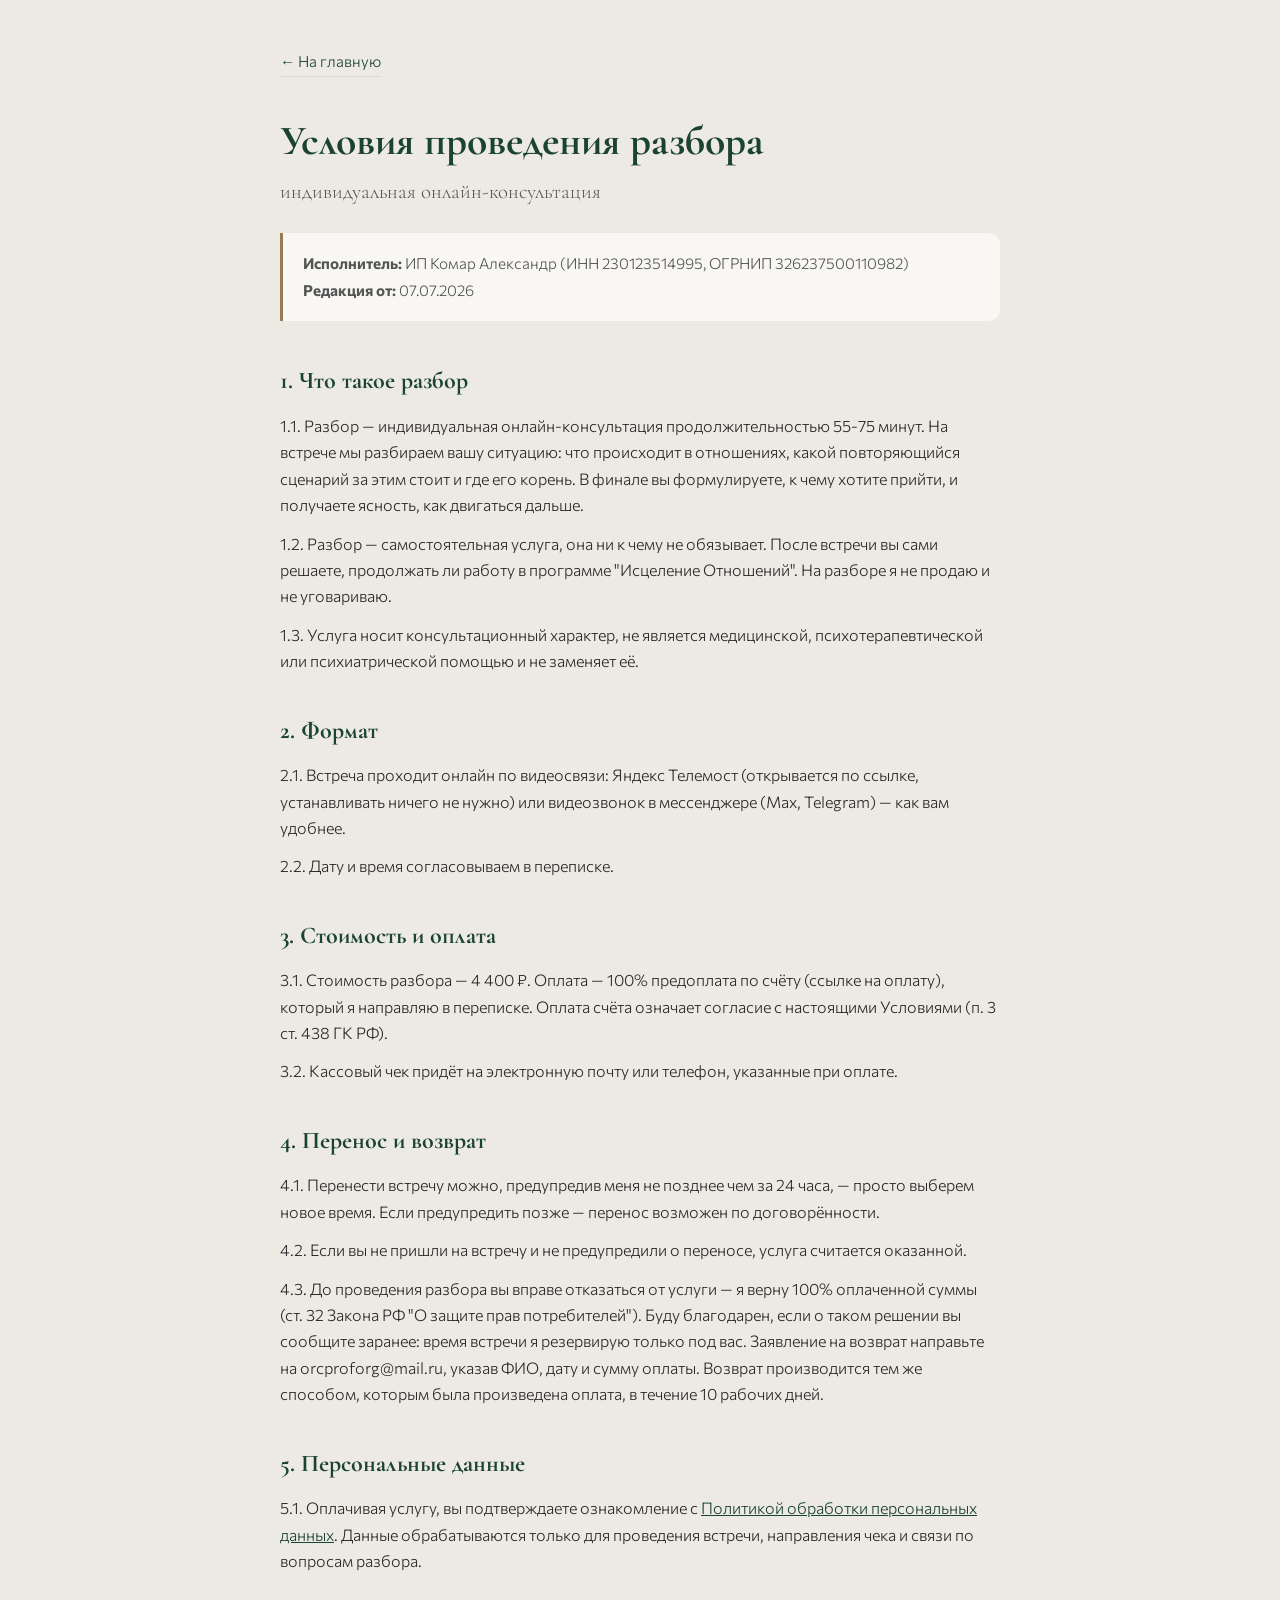
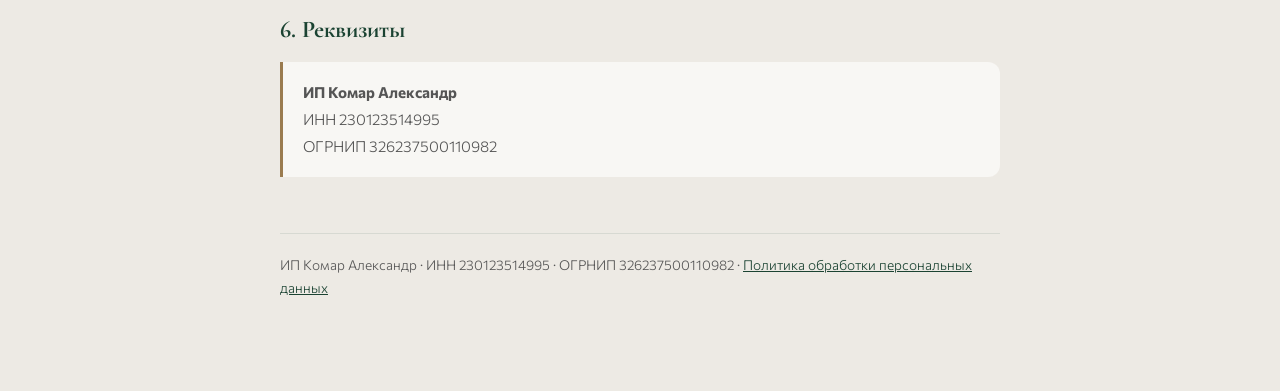
<file: uslovia-razbora.html>
<!DOCTYPE html>
<html lang="ru">
<head>
    <meta charset="UTF-8">
    <meta name="viewport" content="width=device-width, initial-scale=1.0">
    <meta name="description" content="Условия проведения индивидуального разбора: формат, стоимость, перенос и возврат. ИП Комар Александр.">
    <meta name="theme-color" content="#EDEAE4">
    <title>Условия проведения разбора — Александр Комар</title>
    <link rel="canonical" href="https://komar-coach.vercel.app/uslovia-razbora.html">
    <link rel="icon" type="image/svg+xml" href="img/logo/logo_bronze.svg">
    <link rel="preconnect" href="https://fonts.googleapis.com">
    <link rel="preconnect" href="https://fonts.gstatic.com" crossorigin>
    <link href="https://fonts.googleapis.com/css2?family=Cormorant+Garamond:ital,wght@0,400;0,600;0,700;1,400&family=Commissioner:wght@300;400;500;600&display=swap" rel="stylesheet">
    <style>
        :root {
            --bg-main: #EDEAE4;
            --bg-surface: #F8F7F4;
            --green: #1B4332;
            --gold: #9A7B4F;
            --text: #2A2A2A;
            --text-secondary: #555555;
            --border: rgba(27, 67, 50, 0.10);
            --font-heading: 'Cormorant Garamond', Georgia, serif;
            --font-body: 'Commissioner', sans-serif;
        }
        * { margin: 0; padding: 0; box-sizing: border-box; }
        body {
            background: var(--bg-main);
            color: var(--text);
            font-family: var(--font-body);
            font-weight: 300;
            line-height: 1.65;
            font-size: 1rem;
        }
        .doc {
            max-width: 760px;
            margin: 0 auto;
            padding: 48px 20px 80px;
        }
        .doc__back {
            display: inline-block;
            color: var(--green);
            text-decoration: none;
            font-size: 0.95rem;
            margin-bottom: 40px;
            border-bottom: 1px solid var(--border);
            padding-bottom: 2px;
        }
        .doc__back:hover { border-bottom-color: var(--green); }
        h1 {
            font-family: var(--font-heading);
            font-weight: 700;
            font-size: clamp(1.9rem, 4.5vw, 2.6rem);
            color: var(--green);
            line-height: 1.2;
            margin-bottom: 8px;
        }
        .doc__subtitle {
            font-family: var(--font-heading);
            font-size: 1.3rem;
            color: var(--text-secondary);
            margin-bottom: 24px;
        }
        .doc__meta {
            background: var(--bg-surface);
            border-left: 3px solid var(--gold);
            border-radius: 0 12px 12px 0;
            padding: 16px 20px;
            margin-bottom: 40px;
            font-size: 0.95rem;
            color: var(--text-secondary);
        }
        .doc__meta p { margin: 2px 0; }
        h2 {
            font-family: var(--font-heading);
            font-weight: 700;
            font-size: 1.5rem;
            color: var(--green);
            margin: 36px 0 12px;
        }
        p { margin-bottom: 12px; }
        ul { margin: 0 0 12px 22px; }
        li { margin-bottom: 6px; }
        a { color: var(--green); }
        .doc__footer {
            margin-top: 56px;
            padding-top: 20px;
            border-top: 1px solid var(--border);
            font-size: 0.85rem;
            color: var(--text-secondary);
        }
    </style>
</head>
<body>
    <main class="doc">
        <a class="doc__back" href="/">&larr; На главную</a>
        <h1>Условия проведения разбора</h1>
        <p class="doc__subtitle">индивидуальная онлайн-консультация</p>
        <div class="doc__meta">
            <p><strong>Исполнитель:</strong> ИП Комар Александр (ИНН 230123514995, ОГРНИП 326237500110982)</p>
            <p><strong>Редакция от:</strong> 07.07.2026</p>
        </div>

        <h2>1. Что такое разбор</h2>
        <p>1.1. Разбор — индивидуальная онлайн-консультация продолжительностью 55-75 минут. На встрече мы разбираем вашу ситуацию: что происходит в отношениях, какой повторяющийся сценарий за этим стоит и где его корень. В финале вы формулируете, к чему хотите прийти, и получаете ясность, как двигаться дальше.</p>
        <p>1.2. Разбор — самостоятельная услуга, она ни к чему не обязывает. После встречи вы сами решаете, продолжать ли работу в программе "Исцеление Отношений". На разборе я не продаю и не уговариваю.</p>
        <p>1.3. Услуга носит консультационный характер, не является медицинской, психотерапевтической или психиатрической помощью и не заменяет её.</p>

        <h2>2. Формат</h2>
        <p>2.1. Встреча проходит онлайн по видеосвязи: Яндекс Телемост (открывается по ссылке, устанавливать ничего не нужно) или видеозвонок в мессенджере (Max, Telegram) — как вам удобнее.</p>
        <p>2.2. Дату и время согласовываем в переписке.</p>

        <h2>3. Стоимость и оплата</h2>
        <p>3.1. Стоимость разбора — 4&nbsp;400&nbsp;₽. Оплата — 100% предоплата по счёту (ссылке на оплату), который я направляю в переписке. Оплата счёта означает согласие с настоящими Условиями (п. 3 ст. 438 ГК РФ).</p>
        <p>3.2. Кассовый чек придёт на электронную почту или телефон, указанные при оплате.</p>

        <h2>4. Перенос и возврат</h2>
        <p>4.1. Перенести встречу можно, предупредив меня не позднее чем за 24 часа, — просто выберем новое время. Если предупредить позже — перенос возможен по договорённости.</p>
        <p>4.2. Если вы не пришли на встречу и не предупредили о переносе, услуга считается оказанной.</p>
        <p>4.3. До проведения разбора вы вправе отказаться от услуги — я верну 100% оплаченной суммы (ст. 32 Закона РФ "О защите прав потребителей"). Буду благодарен, если о таком решении вы сообщите заранее: время встречи я резервирую только под вас. Заявление на возврат направьте на orcproforg@mail.ru, указав ФИО, дату и сумму оплаты. Возврат производится тем же способом, которым была произведена оплата, в течение 10 рабочих дней.</p>

        <h2>5. Персональные данные</h2>
        <p>5.1. Оплачивая услугу, вы подтверждаете ознакомление с <a href="politika-pd.html">Политикой обработки персональных данных</a>. Данные обрабатываются только для проведения встречи, направления чека и связи по вопросам разбора.</p>

        <h2>6. Реквизиты</h2>
        <div class="doc__meta">
            <p><strong>ИП Комар Александр</strong></p>
            <p>ИНН 230123514995</p>
            <p>ОГРНИП 326237500110982</p>
        </div>

        <div class="doc__footer">
            <p>ИП Комар Александр · ИНН 230123514995 · ОГРНИП 326237500110982 · <a href="politika-pd.html">Политика обработки персональных данных</a></p>
        </div>
    </main>
</body>
</html>
</file>
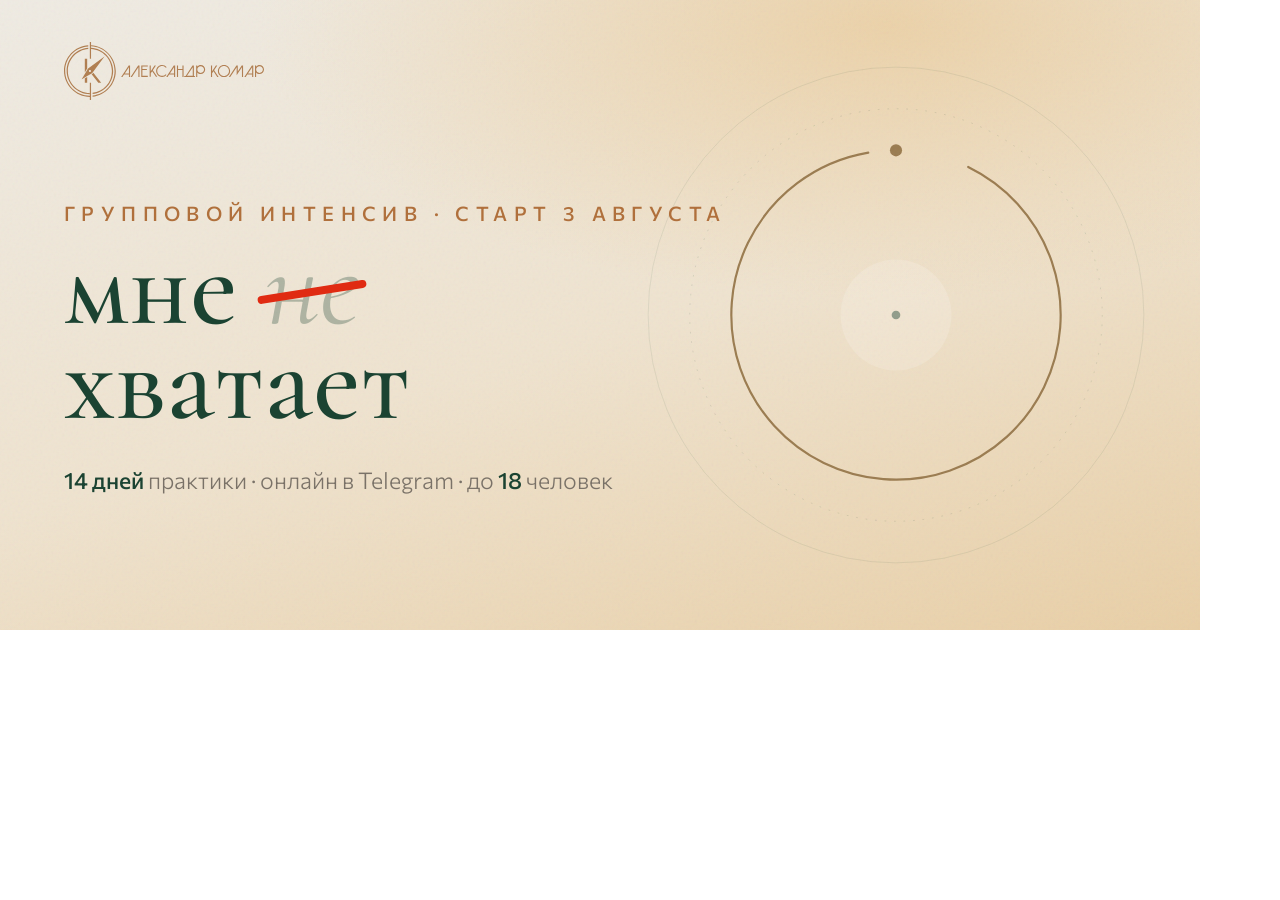
<file: img/_og_rassvet.html>
<!DOCTYPE html>
<html lang="ru">
<head>
<meta charset="UTF-8">
<title>OG рассвет — мне хватает</title>
<link rel="preconnect" href="https://fonts.googleapis.com">
<link rel="preconnect" href="https://fonts.gstatic.com" crossorigin>
<link href="https://fonts.googleapis.com/css2?family=Cormorant+Garamond:ital,wght@0,400;0,500;0,600;1,400&family=Commissioner:wght@300;400;500&display=swap" rel="stylesheet">
<style>
/* OG 1200x630 для лендинга /mne-hvataet — мотив "Рассвет + золотая мера" (24.07.2026).
   Рендер: headless Chrome окно 1200x630, затем PIL -> og-mne-hvataet.jpg */
* { margin:0; padding:0; box-sizing:border-box; }
#stage {
    position:relative; width:1200px; height:630px; overflow:hidden;
    font-family:'Commissioner', sans-serif;
    background:
        radial-gradient(ellipse 85% 70% at 74% 4%, rgba(233,196,138,.60) 0%, rgba(233,196,138,0) 62%),
        linear-gradient(163deg, #EFEBE3 0%, #EFE3CF 52%, #E9CFA6 100%);
}
#stage::after {
    content:''; position:absolute; inset:0; pointer-events:none; opacity:.06;
    background-image:url("data:image/svg+xml,%3Csvg viewBox='0 0 256 256' xmlns='http://www.w3.org/2000/svg'%3E%3Cfilter id='n'%3E%3CfeTurbulence type='fractalNoise' baseFrequency='0.9' numOctaves='4' stitchTiles='stitch'/%3E%3C/filter%3E%3Crect width='100%25' height='100%25' filter='url(%23n)'/%3E%3C/svg%3E");
}
.logo { position:absolute; top:42px; left:64px; height:58px; }
.mera { position:absolute; top:50%; right:44px; transform:translateY(-50%); width:520px; height:520px; }
.content { position:absolute; left:64px; top:50%; transform:translateY(-50%); z-index:2; }
.label {
    font-size:20px; font-weight:500; letter-spacing:.32em; text-transform:uppercase;
    color:#B0703C; margin-bottom:14px;
}
h1 {
    font-family:'Cormorant Garamond', serif; font-weight:500;
    font-size:116px; line-height:.82; color:#1B4332; max-width:12ch;
}
.ne { position:relative; display:inline-block; color:rgba(27,67,50,.30); font-style:italic; font-weight:400; }
.ne::after {
    content:''; position:absolute; left:-8%; right:-8%; top:52%; height:8px; border-radius:8px;
    background:#E02B12; transform:rotate(-9deg);
}
.facts { position:absolute; left:64px; top:466px; z-index:2; font-size:23px; font-weight:300; color:#7A7268; }
.facts b { font-weight:500; color:#1B4332; }
</style>
</head>
<body>
<div id="stage">
    <img class="logo" src="logo/logo_line_bronze.svg" alt="">
    <div class="mera">
        <svg viewBox="0 0 600 600" fill="none" xmlns="http://www.w3.org/2000/svg">
            <circle cx="300" cy="300" r="286" stroke="#1B4332" stroke-opacity=".10" stroke-width="1"/>
            <circle cx="300" cy="300" r="238" stroke="#1B4332" stroke-opacity=".14" stroke-width="1" stroke-dasharray="2 9"/>
            <circle cx="300" cy="300" r="190" stroke="#9A7B4F" stroke-width="2.5"
                    stroke-linecap="round" stroke-dasharray="1075 1194"
                    transform="rotate(-64 300 300)"/>
            <circle cx="300" cy="110" r="7" fill="#9A7B4F"/>
            <circle cx="300" cy="300" r="64" fill="#FFFFFF" fill-opacity=".16"/>
            <circle cx="300" cy="300" r="5" fill="#1B4332" fill-opacity=".45"/>
        </svg>
    </div>
    <div class="content">
        <div class="label">Групповой интенсив · старт 3 августа</div>
        <h1>мне <span class="ne">не</span> хватает</h1>
    </div>
    <div class="facts"><b>14 дней</b> практики · онлайн в Telegram · до <b>18</b> человек</div>
</div>
</body>
</html>
</file>
<file: style.css>
/* ===== RESET & BASE ===== */
*, *::before, *::after {
    margin: 0;
    padding: 0;
    box-sizing: border-box;
}

html {
    scroll-behavior: smooth;
    scroll-padding-top: 80px;
}

body {
    font-family: 'Commissioner', sans-serif;
    font-weight: 400;
    line-height: 1.7;
    color: var(--text);
    background: var(--bg-main);
    overflow-x: hidden;
    -webkit-font-smoothing: antialiased;
}

/* Cinematic noise texture overlay */
body::before {
    content: '';
    position: fixed;
    inset: 0;
    z-index: 9999;
    pointer-events: none;
    opacity: 0.04;
    background-image: url("data:image/svg+xml,%3Csvg viewBox='0 0 256 256' xmlns='http://www.w3.org/2000/svg'%3E%3Cfilter id='noise'%3E%3CfeTurbulence type='fractalNoise' baseFrequency='0.9' numOctaves='4' stitchTiles='stitch'/%3E%3C/filter%3E%3Crect width='100%25' height='100%25' filter='url(%23noise)'/%3E%3C/svg%3E");
    background-repeat: repeat;
    background-size: 256px 256px;
}

/* ===== CSS VARIABLES ===== */
:root {
    /* Palette — muted sand-grey + emerald + warm bronze accent */
    --bg-main: #EDEAE4;
    --bg-surface: #F8F7F4;
    --bg-surface-alt: #E4E2DC;
    --bg-card: #F8F7F4;
    --bg-card-hover: #EBF0E7;
    --green: #1B4332;
    --green-light: #2D6A4F;
    --green-dim: rgba(27, 67, 50, 0.08);
    --green-glow: rgba(27, 67, 50, 0.15);
    /* Бронза #B07D4F — канон бренда (решение Александра 07.07.2026):
       не затемнять ради WCAG-контраста, светлая бронза = фирменный вид. */
    --orange: #B07D4F;
    --orange-dim: rgba(176, 125, 79, 0.10);
    --orange-glow: rgba(176, 125, 79, 0.22);
    --gold: #9A7B4F;
    --text: #2A2A2A;
    --text-secondary: #555555;
    --text-muted: #6B6B6B;
    --border: rgba(27, 67, 50, 0.10);
    --border-accent: rgba(27, 67, 50, 0.22);
    --white: #FFFFFF;

    /* Typography */
    --font-heading: 'Cormorant Garamond', Georgia, serif;
    --font-body: 'Commissioner', sans-serif;

    /* Spacing */
    --section-pad: clamp(48px, 8vw, 80px);
    --container-max: 1100px;
    --radius: 2rem;
    --radius-sm: 1rem;
    --radius-lg: 3rem;
}

/* ===== UTILITY ===== */
.container {
    max-width: var(--container-max);
    margin: 0 auto;
    padding: 0 clamp(20px, 4vw, 40px);
}

/* ===== REVEAL ANIMATION ===== */
.reveal {
    opacity: 0;
    transform: translateY(30px);
    transition: opacity 0.8s cubic-bezier(0.22, 1, 0.36, 1),
                transform 0.8s cubic-bezier(0.22, 1, 0.36, 1);
}

.reveal.visible {
    opacity: 1;
    transform: translateY(0);
}

.reveal:nth-child(2) { transition-delay: 0.1s; }
.reveal:nth-child(3) { transition-delay: 0.2s; }
.reveal:nth-child(4) { transition-delay: 0.3s; }
.reveal:nth-child(5) { transition-delay: 0.4s; }

/* ===== BUTTONS ===== */
.btn {
    display: inline-flex;
    align-items: center;
    justify-content: center;
    gap: 8px;
    padding: 16px 36px;
    font-family: var(--font-body);
    font-size: 0.95rem;
    font-weight: 500;
    text-decoration: none;
    border-radius: 50px;
    border: none;
    cursor: pointer;
    transition: all 0.35s cubic-bezier(0.22, 1, 0.36, 1);
    white-space: nowrap;
}

.btn--primary {
    background: var(--orange);
    color: var(--white);
    box-shadow: 0 4px 24px var(--orange-glow);
}

.btn--primary:hover {
    background: #956840;
    box-shadow: 0 8px 32px var(--orange-glow);
    transform: translateY(-2px) scale(1.03);
}

.btn--ghost {
    background: transparent;
    color: var(--text-secondary);
    border: 1px solid var(--border);
}

.btn--ghost:hover {
    color: var(--green);
    border-color: var(--green);
}

.btn--outline {
    background: transparent;
    color: var(--text);
    border: 1.5px solid var(--green);
}

.btn--outline:hover {
    background: var(--green-dim);
    border-color: var(--green);
    color: var(--green);
    transform: translateY(-2px) scale(1.03);
}

.btn--lg {
    padding: 20px 44px;
    font-size: 1.05rem;
}

/* ===== NAVIGATION ===== */
.nav {
    position: fixed;
    top: 0;
    left: 0;
    right: 0;
    z-index: 100;
    padding: 18px 0;
    background: transparent;
    border-bottom: 1px solid transparent;
    transform: translateZ(0);
    transition: background 0.5s cubic-bezier(0.22, 1, 0.36, 1),
                padding 0.4s,
                box-shadow 0.5s,
                border-color 0.5s,
                backdrop-filter 0.5s;
}

/* Scrolled state: white text on green background */
.nav.scrolled .nav__link {
    color: rgba(255,255,255,0.8);
}

.nav.scrolled .nav__link:hover {
    color: var(--white);
}

.nav.scrolled .nav__toggle span {
    background: var(--white);
}

.nav.scrolled {
    padding: 10px 0;
    background: rgba(27, 67, 50, 0.92);
    backdrop-filter: blur(20px);
    -webkit-backdrop-filter: blur(20px);
    box-shadow: 0 4px 30px rgba(0,0,0,0.12);
    border-bottom: 1px solid rgba(255,255,255,0.08);
}

.nav.scrolled::after {
    content: '';
    position: absolute;
    inset: 0;
    pointer-events: none;
    opacity: 0.1;
    background-image: url("data:image/svg+xml,%3Csvg viewBox='0 0 256 256' xmlns='http://www.w3.org/2000/svg'%3E%3Cfilter id='grain'%3E%3CfeTurbulence type='fractalNoise' baseFrequency='0.75' numOctaves='4' stitchTiles='stitch'/%3E%3C/filter%3E%3Crect width='100%25' height='100%25' filter='url(%23grain)'/%3E%3C/svg%3E");
    background-repeat: repeat;
    background-size: 256px 256px;
}

.nav__container {
    max-width: var(--container-max);
    margin: 0 auto;
    padding: 0 clamp(20px, 4vw, 40px);
    display: flex;
    align-items: center;
    justify-content: space-between;
}

.nav__logo {
    display: inline-flex;
    align-items: center;
    gap: 14px;
    text-decoration: none;
    line-height: 0;
}

.nav__logo-mark,
.nav__logo-text {
    position: relative;
    display: inline-block;
    line-height: 0;
}

.nav__logo-mark {
    height: 44px;
    width: 44px;
}

.nav__logo-text {
    height: 18px;
    width: auto;
    aspect-ratio: 293.12 / 25.11;
}

.nav__logo-img {
    display: block;
    height: 100%;
    width: 100%;
    transition: opacity 0.5s cubic-bezier(0.22, 1, 0.36, 1);
}

/* Default (over hero): bronze visible, sand hidden */
.nav__logo-img--scrolled {
    position: absolute;
    inset: 0;
    opacity: 0;
    pointer-events: none;
}

/* Scrolled state: bronze hidden, sand visible */
.nav.scrolled .nav__logo-img--default {
    opacity: 0;
}
.nav.scrolled .nav__logo-img--scrolled {
    opacity: 1;
}

.nav__menu {
    display: flex;
    align-items: center;
    gap: clamp(12px, 2vw, 32px);
    list-style: none;
}

.nav__link {
    color: var(--orange);
    text-decoration: none;
    font-size: 0.9rem;
    font-weight: 400;
    transition: color 0.5s;
    position: relative;
    opacity: 0.85;
    white-space: nowrap;
}

.nav__link::after {
    content: '';
    position: absolute;
    bottom: -4px;
    left: 0;
    width: 0;
    height: 2px;
    background: var(--orange);
    transition: width 0.3s;
}

.nav__link:hover {
    color: var(--orange);
    opacity: 1;
}

.nav__link:hover::after {
    width: 100%;
}

.nav__cta {
    display: inline-flex;
    padding: 10px 24px;
    background: var(--orange);
    color: var(--white);
    text-decoration: none;
    font-size: 0.9rem;
    font-weight: 500;
    border-radius: 50px;
    transition: all 0.3s;
    box-shadow: 0 2px 12px var(--orange-glow);
}

.nav__cta:hover {
    background: #956840;
    transform: translateY(-1px) scale(1.03);
    box-shadow: 0 4px 20px var(--orange-glow);
}

/* Мобильная кнопка записи в шапке — видна только когда меню спрятано в гамбургер */
.nav__cta--mobile {
    display: none;
    padding: 8px 18px;
    font-size: 0.85rem;
    margin-left: auto;
    margin-right: 12px;
}

.nav__toggle {
    display: none;
    flex-direction: column;
    gap: 5px;
    background: none;
    border: none;
    cursor: pointer;
    padding: 4px;
}

.nav__toggle span {
    display: block;
    width: 24px;
    height: 2px;
    background: var(--orange);
    border-radius: 2px;
    transition: all 0.5s;
}

/* ===== HERO ===== */
.hero {
    position: relative;
    min-height: 100vh;
    display: flex;
    align-items: center;
    justify-content: center;
    text-align: center;
    padding: 80px 0 50px;
    overflow: hidden;
    background: var(--bg-main);
}

.hero::after {
    content: '';
    position: absolute;
    inset: 0;
    z-index: 1;
    pointer-events: none;
    opacity: 0.08;
    background-image: url("data:image/svg+xml,%3Csvg viewBox='0 0 256 256' xmlns='http://www.w3.org/2000/svg'%3E%3Cfilter id='grain'%3E%3CfeTurbulence type='fractalNoise' baseFrequency='0.75' numOctaves='4' stitchTiles='stitch'/%3E%3C/filter%3E%3Crect width='100%25' height='100%25' filter='url(%23grain)'/%3E%3C/svg%3E");
    background-repeat: repeat;
    background-size: 256px 256px;
}

/* Hero avatar circle */
.hero__avatar {
    width: 280px;
    height: 280px;
    border-radius: 50%;
    overflow: hidden;
    margin: 0 auto 32px;
    border: none;
    box-shadow: 0 12px 40px rgba(0, 0, 0, 0.18), 0 4px 16px rgba(0, 0, 0, 0.10);
    transition: transform 0.4s cubic-bezier(0.22, 1, 0.36, 1),
                box-shadow 0.4s cubic-bezier(0.22, 1, 0.36, 1);
}

.hero__avatar:hover {
    transform: scale(1.05);
    box-shadow: 0 16px 48px rgba(0, 0, 0, 0.22), 0 6px 20px rgba(0, 0, 0, 0.12);
}

.hero__avatar img {
    width: 100%;
    height: 100%;
    object-fit: cover;
    object-position: center 20%;
}

.hero__bg {
    position: absolute;
    inset: 0;
    z-index: 0;
    background: var(--bg-main);
}

.hero__content {
    position: relative;
    z-index: 1;
}

.hero__title {
    font-family: var(--font-heading);
    font-size: clamp(2.8rem, 6vw, 4.2rem);
    font-weight: 600;
    line-height: 1.15;
    color: var(--text);
    margin-bottom: 24px;
    letter-spacing: -0.01em;
}

.accent-word {
    color: var(--orange);
}

/* Слово-ссылка на условия разбора: наследует цвет, видимое подчёркивание */
.link-uslovia {
    color: inherit;
    text-decoration: underline;
    text-decoration-color: rgba(176, 125, 79, 0.5);
    text-decoration-thickness: 1.5px;
    text-underline-offset: 5px;
    transition: text-decoration-color 0.2s ease;
}

.link-uslovia:hover {
    text-decoration-color: var(--orange);
}

.hero__subtitle {
    font-size: clamp(1.05rem, 2vw, 1.3rem);
    color: var(--text-secondary);
    max-width: 680px; /* первая строка до <br> должна помещаться целиком */
    margin: 0 auto 40px;
    line-height: 1.6;
}

.hero__actions {
    display: flex;
    gap: 16px;
    justify-content: center;
    flex-wrap: wrap;
    margin-bottom: 60px;
}

.hero__scroll {
    display: flex;
    flex-direction: column;
    align-items: center;
    gap: 10px;
    color: var(--text-muted);
    font-size: 1rem;
    font-weight: 500;
    animation: float 3s ease-in-out infinite;
    text-decoration: none;
    margin-top: 20px;
}

.hero__scroll svg {
    width: 32px;
    height: 32px;
}

@keyframes float {
    0%, 100% { transform: translateY(0); }
    50% { transform: translateY(8px); }
}

/* Hero label */
.hero__label {
    display: inline-block;
    font-family: var(--font-body);
    font-size: 0.75rem;
    font-weight: 500;
    letter-spacing: 0.22em;
    color: var(--text-muted);
    margin-bottom: 6px;
    text-transform: uppercase;
}

/* Hero program name */
.hero__program-name {
    display: block;
    font-family: var(--font-heading);
    font-size: clamp(1.6rem, 3vw, 2.2rem);
    font-weight: 600;
    color: var(--gold);
    margin-bottom: 20px;
    letter-spacing: 0.02em;
    line-height: 1.2;
}

/* Hero stats bar — horizontal inline */
.hero__stats-bar {
    display: flex;
    flex-wrap: wrap;
    align-items: center;
    justify-content: center;
    gap: 8px 16px;
    padding-top: 32px;
    border-top: 1px solid rgba(0, 0, 0, 0.08);
    margin-top: 0;
}

.hero__stats-bar-item {
    font-family: var(--font-body);
    font-size: 1rem;
    font-weight: 400;
    color: var(--text-muted);
    letter-spacing: 0.01em;
    white-space: nowrap;
}

.hero__stats-bar-sep {
    color: rgba(0, 0, 0, 0.12);
    font-size: 1rem;
    font-weight: 300;
    user-select: none;
}

/* ===== FORMAT BLOCK (konketizatsiya) ===== */
.format-block {
    padding: clamp(8px, 2vw, 16px) 0 clamp(8px, 2vw, 16px);
    background: var(--bg-main);
}

.format-block__text {
    text-align: center;
    font-family: var(--font-body);
    font-size: clamp(1.05rem, 2vw, 1.2rem);
    font-weight: 400;
    color: var(--text-secondary);
    max-width: 620px;
    margin: 0 auto;
    line-height: 1.7;
}

/* ===== SECTIONS ===== */
.section {
    padding: var(--section-pad) 0;
}

.section__title {
    font-family: var(--font-heading);
    font-size: clamp(2rem, 4.5vw, 3rem);
    font-weight: 600;
    color: var(--text);
    text-align: center;
    margin-bottom: 16px;
    letter-spacing: -0.01em;
    line-height: 1.15;
}

.section__title--left {
    text-align: left;
}

.section__subtitle {
    text-align: center;
    color: var(--text-secondary);
    font-size: 1.1rem;
    max-width: 580px;
    margin: 0 auto 56px;
    line-height: 1.7;
}

.section__star {
    display: block;
    text-align: center;
    color: var(--green);
    font-size: 1.4rem;
    margin-bottom: 16px;
    letter-spacing: 8px;
}

.star-svg {
    display: inline-block;
    width: 16px;
    height: 16px;
    color: var(--green);
    transition: color 0.3s;
    cursor: default;
}

.star-svg:nth-child(2) {
    color: var(--orange);
}

.star-svg:hover {
    color: var(--orange);
    animation: star-spin 0.8s linear infinite;
}

@keyframes star-spin {
    from { transform: rotate(0deg); }
    to { transform: rotate(360deg); }
}

/* ===== FOR WHOM ===== */
.for-whom {
    background: var(--bg-surface);
}

.for-whom__grid {
    display: grid;
    grid-template-columns: repeat(2, 1fr);
    gap: 24px;
    margin-top: 48px;
}

/* Center the grid when last row has fewer items */
.for-whom__grid {
    justify-items: center;
}

.for-whom__card {
    padding: 36px 28px;
    text-align: center;
    background: var(--bg-card);
    border: 1px solid var(--border);
    border-radius: var(--radius);
    transition: all 0.35s cubic-bezier(0.22, 1, 0.36, 1);
}

.for-whom__card:hover {
    transform: translateY(-6px) scale(1.02);
    box-shadow: 0 16px 48px rgba(0, 0, 0, 0.1), 0 4px 12px rgba(0, 0, 0, 0.06);
    border-color: var(--border-accent);
}

.for-whom__icon {
    width: 56px;
    height: 56px;
    margin: 0 auto 20px;
    display: flex;
    align-items: center;
    justify-content: center;
    background: var(--orange-dim);
    border-radius: 50%;
    color: var(--orange);
    transition: transform 0.3s, box-shadow 0.3s;
}

.for-whom__card:hover .for-whom__icon {
    transform: scale(1.1);
    box-shadow: 0 4px 16px var(--orange-glow);
}

.for-whom__card h3 {
    font-family: var(--font-heading);
    font-size: 1.35rem;
    font-weight: 600;
    color: var(--text);
    margin-bottom: 12px;
    line-height: 1.2;
}

.for-whom__card p {
    color: var(--text-secondary);
    font-size: 0.95rem;
    line-height: 1.7;
}

/* ===== IMPACT CIRCLE (Infographic) ===== */
.impact {
    background: var(--bg-main);
    overflow: hidden;
    position: relative;
    padding-top: clamp(24px, 4vw, 40px);
}

.impact::before {
    content: '';
    position: absolute;
    inset: 0;
    z-index: 0;
    pointer-events: none;
    opacity: 0.08;
    background-image: url("data:image/svg+xml,%3Csvg viewBox='0 0 256 256' xmlns='http://www.w3.org/2000/svg'%3E%3Cfilter id='grain'%3E%3CfeTurbulence type='fractalNoise' baseFrequency='0.75' numOctaves='4' stitchTiles='stitch'/%3E%3C/filter%3E%3Crect width='100%25' height='100%25' filter='url(%23grain)'/%3E%3C/svg%3E");
    background-repeat: repeat;
    background-size: 256px 256px;
}

.impact > * {
    position: relative;
    z-index: 1;
}

.impact__layout {
    display: flex;
    align-items: center;
    justify-content: center;
    gap: 0;
    position: relative;
    max-width: 960px;
    margin: 56px auto 0;
}

/* SVG connector lines */
.impact__lines {
    position: absolute;
    top: 0;
    left: 0;
    width: 100%;
    height: 100%;
    z-index: 1;
    pointer-events: none;
}

.impact__connector {
    display: none;
}

.impact__layout:hover .impact__connector {
    display: none;
}

/* Neural impulse particles — hidden */
.impact__spark {
    display: none;
}

@keyframes spark-l1 {
    0%   { cx: 390; cy: 100; opacity: 0; }
    10%  { opacity: 0.8; }
    85%  { opacity: 0.6; }
    100% { cx: 340; cy: 55;  opacity: 0; }
}
@keyframes spark-l2 {
    0%   { cx: 390; cy: 150; opacity: 0; }
    10%  { opacity: 0.8; }
    85%  { opacity: 0.6; }
    100% { cx: 340; cy: 150; opacity: 0; }
}
@keyframes spark-l3 {
    0%   { cx: 390; cy: 200; opacity: 0; }
    10%  { opacity: 0.8; }
    85%  { opacity: 0.6; }
    100% { cx: 340; cy: 245; opacity: 0; }
}
@keyframes spark-r1 {
    0%   { cx: 570; cy: 100; opacity: 0; }
    10%  { opacity: 0.8; }
    85%  { opacity: 0.6; }
    100% { cx: 620; cy: 55;  opacity: 0; }
}
@keyframes spark-r2 {
    0%   { cx: 570; cy: 150; opacity: 0; }
    10%  { opacity: 0.8; }
    85%  { opacity: 0.6; }
    100% { cx: 620; cy: 150; opacity: 0; }
}
@keyframes spark-r3 {
    0%   { cx: 570; cy: 200; opacity: 0; }
    10%  { opacity: 0.8; }
    85%  { opacity: 0.6; }
    100% { cx: 620; cy: 245; opacity: 0; }
}

.impact__center {
    position: relative;
    z-index: 2;
    width: 280px;
    height: 280px;
    flex-shrink: 0;
    border-radius: 50%;
    overflow: hidden;
    display: flex;
    align-items: center;
    justify-content: center;
    text-align: center;
    box-shadow:
        0 25px 60px var(--green-glow),
        0 8px 20px rgba(0,0,0,0.2),
        inset 0 -12px 30px rgba(0,0,0,0.25),
        inset 0 12px 30px rgba(255,255,255,0.15);
    animation: sphere-float 5s ease-in-out infinite;
    transition: transform 0.4s cubic-bezier(0.22, 1, 0.36, 1);
    cursor: default;
}

.impact__center:hover {
    cursor: pointer;
}

.impact__center:active {
    transform: scale(0.88);
    box-shadow:
        0 5px 15px rgba(60, 101, 55, 0.15),
        0 2px 6px rgba(0,0,0,0.1),
        inset 0 6px 20px rgba(0,0,0,0.35),
        inset 0 -2px 8px rgba(255,255,255,0.05);
    transition: transform 0.1s ease-in, box-shadow 0.1s ease-in;
    filter: brightness(0.92);
}

.impact__center-img {
    position: absolute;
    inset: 0;
    width: 100%;
    height: 100%;
    object-fit: cover;
    object-position: center 40%;
    border-radius: 50%;
    opacity: 0.75;
    transform: scale(1.6);
}

@keyframes sphere-float {
    0%, 100% { transform: translateY(0); }
    50% { transform: translateY(-6px); }
}

.impact__branches {
    display: flex;
    flex-direction: column;
    gap: 16px;
    flex: 1;
    position: relative;
    z-index: 3;
}

.impact__left {
    padding-right: 40px;
    align-items: flex-end;
}

.impact__right {
    padding-left: 40px;
    align-items: flex-start;
}

.impact__item {
    display: flex;
    align-items: center;
    gap: 16px;
    padding: 16px 24px;
    background: var(--bg-surface);
    border-radius: var(--radius-sm);
    border: 1px solid var(--border);
    transition: all 0.4s cubic-bezier(0.22,1,0.36,1);
    max-width: 280px;
    position: relative;
}

.impact__item::before {
    content: '';
    position: absolute;
    inset: -1px;
    border-radius: var(--radius-sm);
    background: linear-gradient(135deg, var(--orange), var(--green));
    opacity: 0;
    z-index: -1;
    transition: opacity 0.4s;
}

.impact__item:hover::before {
    opacity: 0;
}

.impact__item:hover {
    border-color: var(--border-accent);
    box-shadow: 0 8px 28px rgba(0, 0, 0, 0.1), 0 2px 8px rgba(0, 0, 0, 0.06);
    transform: translateY(-3px);
}

.impact__left .impact__item:hover {
    transform: translateY(-3px);
}

.impact__item-icon {
    width: 42px;
    height: 42px;
    flex-shrink: 0;
    display: flex;
    align-items: center;
    justify-content: center;
    background: linear-gradient(135deg, var(--orange-dim), rgba(212, 101, 42, 0.15));
    color: var(--orange);
    border-radius: 50%;
    font-size: 1.1rem;
    transition: transform 0.3s, box-shadow 0.3s;
}

.impact__item:hover .impact__item-icon {
    transform: scale(1.1);
    box-shadow: 0 4px 16px var(--orange-glow);
}

.impact__item-text {
    font-size: 0.95rem;
    color: var(--text);
    font-weight: 500;
    line-height: 1.4;
}

/* Expandable detail for each sphere */
.impact__item {
    flex-wrap: wrap;
}

.impact__detail {
    width: 100%;
    cursor: pointer;
    margin-top: 4px;
}

.impact__detail-toggle {
    font-size: 0.78rem;
    color: var(--orange);
    font-weight: 500;
    transition: color 0.3s;
    display: inline-block;
}

.impact__detail.open .impact__detail-toggle {
    color: var(--green);
}




.impact__detail-content {
    max-height: 0;
    overflow: hidden;
    transition: max-height 0.4s cubic-bezier(0.22, 1, 0.36, 1), padding 0.3s;
    padding: 0;
}

.impact__detail.open .impact__detail-content {
    max-height: 200px;
    padding: 8px 0 4px;
}

.impact__detail-content p {
    font-size: 0.82rem;
    color: var(--text-secondary);
    line-height: 1.6;
}
/* Impact item as clickable */
.impact__item {
    cursor: pointer;
}

/* Subtle tremor animation when center button is held */
@keyframes impact-tremor {
    0%, 100% { transform: translate(0, 0); }
    10% { transform: translate(-1px, 0.5px); }
    20% { transform: translate(1px, -0.5px); }
    30% { transform: translate(-0.5px, -1px); }
    40% { transform: translate(0.5px, 1px); }
    50% { transform: translate(-1px, -0.5px); }
    60% { transform: translate(1px, 0.5px); }
    70% { transform: translate(0.5px, -1px); }
    80% { transform: translate(-0.5px, 0.5px); }
    90% { transform: translate(1px, -0.5px); }
}

.impact__item--shaking {
    animation: impact-tremor 0.4s ease-in-out infinite;
    border-color: var(--orange) !important;
    box-shadow: 0 4px 20px rgba(212, 101, 42, 0.15) !important;
}

.impact__item--shaking .impact__item-icon {
    transform: scale(1.1);
    box-shadow: 0 4px 16px var(--orange-glow);
}

/* ===== HOW IT WORKS — ZIGZAG ===== */
.how-it-works {
    background: var(--bg-surface);
}

.zigzag {
    max-width: 900px;
    margin: 56px auto 0;
    display: flex;
    flex-direction: column;
    gap: 0;
}

.zigzag__step {
    display: grid;
    grid-template-columns: 1fr 60px 1fr;
    align-items: center;
    gap: 0;
    min-height: 180px;
}

.zigzag__content {
    padding: 32px;
}

.zigzag__step:nth-child(odd) .zigzag__content {
    grid-column: 1;
    text-align: right;
}

.zigzag__step:nth-child(odd) .zigzag__timeline {
    grid-column: 2;
}

.zigzag__step:nth-child(odd) .zigzag__empty {
    grid-column: 3;
}

.zigzag__step:nth-child(even) .zigzag__empty {
    grid-column: 1;
}

.zigzag__step:nth-child(even) .zigzag__timeline {
    grid-column: 2;
}

.zigzag__step:nth-child(even) .zigzag__content {
    grid-column: 3;
    text-align: left;
}

.zigzag__timeline {
    display: flex;
    flex-direction: column;
    align-items: center;
    position: relative;
    height: 100%;
}

.zigzag__number {
    width: 52px;
    height: 52px;
    display: flex;
    align-items: center;
    justify-content: center;
    font-family: Georgia, 'Times New Roman', serif;
    font-size: 1.25rem;
    font-weight: 700;
    color: var(--white);
    line-height: 1;
    padding-bottom: 1px;
    background:
        /* Brush stroke highlights — light streaks */
        linear-gradient(125deg, transparent 15%, rgba(255,255,255,0.12) 20%, transparent 25%),
        linear-gradient(125deg, transparent 45%, rgba(255,255,255,0.08) 50%, transparent 55%),
        linear-gradient(125deg, transparent 70%, rgba(255,255,255,0.06) 75%, transparent 80%),
        /* Brush stroke shadows — dark furrows */
        linear-gradient(125deg, transparent 30%, rgba(0,0,0,0.1) 35%, transparent 40%),
        linear-gradient(125deg, transparent 58%, rgba(0,0,0,0.08) 62%, transparent 67%),
        /* Base paint — deep emerald earth */
        radial-gradient(ellipse at 25% 75%, #2D6A4F 0%, transparent 60%),
        radial-gradient(ellipse at 75% 25%, #1B4332 0%, transparent 60%),
        linear-gradient(135deg, #2D6A4F 0%, #1B4332 35%, #14352A 70%, #0B2218 100%);
    border-radius: 50%;
    position: relative;
    z-index: 2;
    box-shadow: 0 4px 16px var(--green-glow);
    transition: transform 0.4s cubic-bezier(0.22,1,0.36,1), box-shadow 0.4s;
    cursor: default;
    text-shadow: 0 1px 3px rgba(0,0,0,0.4);
    letter-spacing: 0.02em;
}

.zigzag__number:hover {
    transform: scale(1.15);
    box-shadow: 0 8px 24px var(--green-glow);
}

/* Step 0: red-crimson texture like God's mantle in Creation of Adam */
.zigzag__number--accent {
    background:
        /* Brush stroke highlights */
        linear-gradient(130deg, transparent 10%, rgba(255,255,255,0.14) 15%, transparent 20%),
        linear-gradient(130deg, transparent 40%, rgba(255,255,255,0.1) 45%, transparent 50%),
        linear-gradient(130deg, transparent 65%, rgba(255,255,255,0.07) 70%, transparent 75%),
        /* Brush stroke shadows */
        linear-gradient(130deg, transparent 25%, rgba(0,0,0,0.12) 30%, transparent 35%),
        linear-gradient(130deg, transparent 55%, rgba(0,0,0,0.08) 58%, transparent 63%),
        /* Base paint — warm bronze accent */
        radial-gradient(ellipse at 30% 70%, #C4956A 0%, transparent 55%),
        radial-gradient(ellipse at 70% 30%, #7A5230 0%, transparent 55%),
        linear-gradient(135deg, #B07D4F 0%, #956840 30%, #7A5230 60%, #5C3D20 100%);
    box-shadow: 0 4px 16px var(--orange-glow);
}

.zigzag__number--accent:hover {
    box-shadow: 0 8px 24px var(--orange-glow);
}

.zigzag__line {
    width: 2px;
    flex: 1;
    background: linear-gradient(to bottom, var(--border-accent), var(--border));
    position: relative;
    overflow: hidden;
}

.zigzag__line::after {
    content: '';
    position: absolute;
    top: -8px;
    left: -3px;
    width: 8px;
    height: 8px;
    background: var(--orange);
    border-radius: 50%;
    opacity: 0;
    box-shadow: 0 0 8px var(--orange), 0 0 16px var(--orange-glow);
    animation: impulse-down 2.5s ease-in-out infinite;
}

@keyframes impulse-down {
    0% { top: -8px; opacity: 0; }
    5% { opacity: 0.9; }
    85% { opacity: 0.7; }
    100% { top: calc(100% + 8px); opacity: 0; }
}

/* All impulses fire simultaneously */
.zigzag__step:nth-child(1) .zigzag__line::after { animation-delay: 0s; }
.zigzag__step:nth-child(2) .zigzag__line::after { animation-delay: 0s; }
.zigzag__step:nth-child(3) .zigzag__line::after { animation-delay: 0s; }
.zigzag__step:nth-child(4) .zigzag__line::after { animation-delay: 0s; }
/* Last step: no impulse going out */
.zigzag__step:last-child .zigzag__line::after { animation: none; display: none; }
.zigzag__content h3 {
    font-family: var(--font-heading);
    font-size: 1.35rem;
    font-weight: 600;
    color: var(--text);
    margin-bottom: 8px;
}

.zigzag__content p {
    color: var(--text-secondary);
    font-size: 0.95rem;
    line-height: 1.7;
}

.zigzag__quote {
    display: block;
    margin-top: 10px;
    font-style: italic;
    color: var(--green);
    font-size: 0.9rem;
    opacity: 0.85;
}

.zigzag__quote-label {
    display: block;
    margin-top: 14px;
    font-size: 0.72rem;
    font-weight: 500;
    letter-spacing: 0.08em;
    text-transform: uppercase;
    color: var(--green);
    opacity: 0.7;
}

.zigzag__quote-label + .zigzag__quote {
    margin-top: 2px;
}

.zigzag__empty {
    min-height: 1px;
}

/* ===== RESULTS ===== */
.results {
    background: var(--bg-surface-alt);
    position: relative;
}

/* Paper grain texture — experiment */
.results::before {
    content: '';
    position: absolute;
    inset: 0;
    z-index: 0;
    pointer-events: none;
    opacity: 0.08;
    background-image: url("data:image/svg+xml,%3Csvg viewBox='0 0 256 256' xmlns='http://www.w3.org/2000/svg'%3E%3Cfilter id='grain'%3E%3CfeTurbulence type='fractalNoise' baseFrequency='0.75' numOctaves='4' stitchTiles='stitch'/%3E%3C/filter%3E%3Crect width='100%25' height='100%25' filter='url(%23grain)'/%3E%3C/svg%3E");
    background-repeat: repeat;
    background-size: 256px 256px;
}

.results > * {
    position: relative;
    z-index: 1;
}

.results__grid {
    max-width: 700px;
    margin: 48px auto 0;
    display: flex;
    flex-direction: column;
    gap: 20px;
}

.results__cta {
    text-align: center;
    margin-top: 48px;
}

.results__item {
    display: flex;
    gap: 16px;
    align-items: flex-start;
    padding: 20px 24px;
    background: var(--bg-surface);
    border-radius: var(--radius-sm);
    border: 1px solid var(--border);
    transition: all 0.3s;
}

.results__item:hover {
    transform: translateY(-4px) scale(1.01);
    border-color: var(--border-accent);
    box-shadow: 0 12px 40px rgba(60, 101, 55, 0.1);
}

.results__check {
    flex-shrink: 0;
    width: 32px;
    height: 32px;
    display: flex;
    align-items: center;
    justify-content: center;
    font-size: 1rem;
    color: var(--green);
    background: var(--green-dim);
    border-radius: 50%;
    margin-top: 2px;
}

.results__item p {
    font-size: 1.05rem;
    color: var(--text-secondary);
    line-height: 1.6;
}

.results__item p strong {
    color: var(--text);
}

/* ===== TESTIMONIALS ===== */
.testimonials {
    background: var(--bg-main);
    position: relative;
}

.testimonials::before {
    content: '';
    position: absolute;
    inset: 0;
    z-index: 0;
    pointer-events: none;
    opacity: 0.08;
    background-image: url("data:image/svg+xml,%3Csvg viewBox='0 0 256 256' xmlns='http://www.w3.org/2000/svg'%3E%3Cfilter id='grain'%3E%3CfeTurbulence type='fractalNoise' baseFrequency='0.75' numOctaves='4' stitchTiles='stitch'/%3E%3C/filter%3E%3Crect width='100%25' height='100%25' filter='url(%23grain)'/%3E%3C/svg%3E");
    background-repeat: repeat;
    background-size: 256px 256px;
}

.testimonials > * {
    position: relative;
    z-index: 1;
}

.testimonials__grid {
    display: grid;
    grid-template-columns: repeat(2, 1fr);
    gap: 24px;
    margin-top: 48px;
    max-width: 800px;
    margin-left: auto;
    margin-right: auto;
}

.testimonials__card {
    padding: 36px 28px;
    background: var(--bg-surface);
    border: 1px solid var(--border);
    border-radius: var(--radius);
    transition: all 0.35s;
}

.testimonials__card:hover {
    transform: translateY(-6px) scale(1.02);
    box-shadow: 0 16px 48px rgba(60, 101, 55, 0.08);
}

.testimonials__stars {
    color: var(--orange);
    font-size: 1.1rem;
    letter-spacing: 3px;
    margin-bottom: 16px;
}

.testimonials__text {
    color: var(--text-secondary);
    font-size: 0.95rem;
    line-height: 1.8;
    font-style: italic;
    margin-bottom: 20px;
}

.testimonials__author {
    display: flex;
    flex-direction: column;
    gap: 2px;
}

.testimonials__name {
    font-weight: 600;
    color: var(--text);
    font-size: 0.95rem;
}

.testimonials__detail {
    color: var(--text-muted);
    font-size: 0.8rem;
}

.testimonials__more {
    text-align: center;
    margin-top: 32px;
}

.testimonials__disclaimer {
    text-align: center;
    margin-top: 20px;
    font-size: 0.8rem;
    color: var(--text-muted);
}

/* ===== ABOUT ===== */
.about {
    background: var(--bg-surface);
}

.about__layout {
    display: grid;
    grid-template-columns: 300px 1fr;
    gap: 56px;
    align-items: start;
}

.about__photo-wrap {
    position: sticky;
    top: 100px;
}

.about__photo-img {
    width: 100%;
    aspect-ratio: 3 / 4;
    object-fit: cover;
    object-position: 60% 25%;
    border-radius: var(--radius);
    border: 2px solid var(--border);
    transition: transform 0.4s cubic-bezier(0.22, 1, 0.36, 1), box-shadow 0.4s;
}

.about__photo-img:hover {
    transform: scale(1.02);
    box-shadow: 0 16px 48px rgba(0, 0, 0, 0.15);
}

.about__tagline {
    font-family: var(--font-heading);
    font-size: 1.2rem;
    color: var(--green);
    margin-bottom: 24px;
}

.about__content p {
    color: var(--text-secondary);
    margin-bottom: 16px;
    font-size: 1rem;
    line-height: 1.8;
}

.about__content p strong {
    color: var(--text);
}

.about__content p em {
    color: var(--green);
    font-style: italic;
}

.about__links {
    display: grid;
    grid-template-columns: auto auto;
    gap: 12px 32px;
    margin-top: 28px;
    justify-content: center;
}

.about__link {
    display: inline-flex;
    align-items: center;
    gap: 8px;
    color: var(--text-secondary);
    text-decoration: none;
    font-size: 0.9rem;
    transition: color 0.3s;
}

.about__link:hover {
    color: var(--orange);
}

.about__link svg {
    flex-shrink: 0;
}

/* ===== DIAGNOSTIC ===== */
.diagnostic {
    text-align: center;
    background: var(--bg-main);
    position: relative;
}

.diagnostic::before {
    content: '';
    position: absolute;
    inset: 0;
    z-index: 0;
    pointer-events: none;
    opacity: 0.08;
    background-image: url("data:image/svg+xml,%3Csvg viewBox='0 0 256 256' xmlns='http://www.w3.org/2000/svg'%3E%3Cfilter id='grain'%3E%3CfeTurbulence type='fractalNoise' baseFrequency='0.75' numOctaves='4' stitchTiles='stitch'/%3E%3C/filter%3E%3Crect width='100%25' height='100%25' filter='url(%23grain)'/%3E%3C/svg%3E");
    background-repeat: repeat;
    background-size: 256px 256px;
}

.diagnostic > * {
    position: relative;
    z-index: 1;
}

.diagnostic__card {
    padding: clamp(48px, 6vw, 80px) clamp(24px, 4vw, 64px);
    border: 1px solid var(--border-accent);
    background: var(--bg-surface);
    border-radius: var(--radius-lg);
    box-shadow: 0 8px 40px rgba(60, 101, 55, 0.06);
}

.diagnostic__desc {
    color: var(--text-secondary);
    font-size: 1.1rem;
    max-width: 520px;
    margin: 0 auto 36px;
    line-height: 1.7;
}

.diagnostic__features {
    display: flex;
    justify-content: center;
    flex-wrap: wrap;
    gap: 28px;
    margin-bottom: 40px;
}

.diagnostic__feature {
    display: flex;
    align-items: center;
    gap: 10px;
    color: var(--text-secondary);
    font-size: 0.95rem;
}

.diagnostic__feature-icon {
    color: var(--green);
    font-size: 1.3rem;
}

.diagnostic__note {
    margin-top: 24px;
    color: var(--text-muted);
    font-size: 0.85rem;
}

/* ===== FAQ ===== */
.faq {
    background: var(--bg-surface);
}

.faq__list {
    max-width: 700px;
    margin: 48px auto 0;
    display: flex;
    flex-direction: column;
    gap: 12px;
}

.faq__item {
    overflow: hidden;
    background: var(--bg-card);
    border: 1px solid var(--border);
    border-radius: var(--radius-sm);
    transition: border-color 0.3s;
}

.faq__item:hover {
    border-color: var(--border-accent);
}

.faq__question {
    width: 100%;
    display: flex;
    align-items: center;
    justify-content: space-between;
    gap: 16px;
    padding: 20px 24px;
    background: none;
    border: none;
    color: var(--text);
    font-family: var(--font-body);
    font-size: 1rem;
    font-weight: 500;
    text-align: left;
    cursor: pointer;
    transition: color 0.3s;
}

.faq__question:hover {
    color: var(--green);
}

.faq__chevron {
    flex-shrink: 0;
    transition: transform 0.3s;
    color: var(--text-muted);
}

.faq__item.open .faq__chevron {
    transform: rotate(180deg);
    color: var(--green);
}

.faq__answer {
    max-height: 0;
    overflow: hidden;
    transition: max-height 0.4s cubic-bezier(0.22, 1, 0.36, 1),
                padding 0.4s cubic-bezier(0.22, 1, 0.36, 1);
    padding: 0 24px;
}

.faq__item.open .faq__answer {
    max-height: 300px;
    padding: 0 24px 24px;
}

.faq__answer p {
    color: var(--text-secondary);
    font-size: 0.95rem;
    line-height: 1.8;
}

/* Orange accent styles removed — HTML elements deleted */

/* ===== ZIGZAG STEP CONTENT ANIMATIONS ===== */
.zigzag__content {
    padding: 32px;
    transition: transform 0.4s cubic-bezier(0.22,1,0.36,1);
}

.zigzag__step:hover .zigzag__content {
    transform: translateY(-3px);
}

/* ===== FOOTER ===== */
.footer {
    padding: var(--section-pad) 0 40px;
    text-align: center;
    background: var(--green);
    color: var(--white);
    border-radius: 3rem 3rem 0 0;
    margin-top: 0;
    position: relative;
}

.footer::after {
    content: '';
    position: absolute;
    inset: 0;
    pointer-events: none;
    opacity: 0.1;
    background-image: url("data:image/svg+xml,%3Csvg viewBox='0 0 256 256' xmlns='http://www.w3.org/2000/svg'%3E%3Cfilter id='grain'%3E%3CfeTurbulence type='fractalNoise' baseFrequency='0.75' numOctaves='4' stitchTiles='stitch'/%3E%3C/filter%3E%3Crect width='100%25' height='100%25' filter='url(%23grain)'/%3E%3C/svg%3E");
    background-repeat: repeat;
    background-size: 256px 256px;
    border-radius: 3rem 3rem 0 0;
    z-index: 0;
}

.footer > * {
    position: relative;
    z-index: 1;
}

/* Fill corners behind rounded top with FAQ section color */
.footer::before {
    content: '';
    position: absolute;
    top: 0;
    left: 0;
    right: 0;
    height: 3rem;
    background: var(--bg-surface);
    z-index: -1;
}

.footer__cta {
    margin-bottom: 56px;
}

.footer__cta h2 {
    font-family: var(--font-heading);
    font-size: clamp(2rem, 5vw, 3.2rem);
    font-weight: 700;
    color: var(--white);
    margin-bottom: 12px;
}

.footer__cta p {
    color: rgba(255,255,255,0.75);
    font-size: 1.1rem;
    margin-bottom: 32px;
}

.footer__links {
    display: grid;
    grid-template-columns: repeat(2, auto);
    justify-content: center;
    gap: 12px 32px;
    margin-bottom: 32px;
}

.footer__links a {
    color: rgba(255,255,255,0.6);
    text-decoration: none;
    font-size: 0.9rem;
    transition: color 0.3s;
}

.footer__links a:hover {
    color: var(--orange);
}

.footer__logo {
    width: 90px;
    height: auto;
    display: block;
    margin: 0 auto 20px;
    opacity: 0.85;
}

.footer__copy {
    color: rgba(255,255,255,0.68);
    font-size: 0.8rem;
}

.footer__copy a {
    text-decoration: underline;
    text-underline-offset: 2px;
}

/* ===== RESPONSIVE ===== */
@media (max-width: 768px) {
    .nav__menu {
        position: fixed;
        top: 0;
        right: -100%;
        width: 280px;
        height: 100vh;
        background: var(--green);
        flex-direction: column;
        align-items: flex-start;
        padding: 80px 32px 32px;
        gap: 24px;
        transition: right 0.3s ease;
        border-left: 1px solid rgba(255,255,255,0.1);
        box-shadow: -8px 0 40px rgba(0,0,0,0.2);
    }

    /* Mobile menu: white text on green background */
    .nav__menu .nav__link {
        color: var(--white);
        opacity: 1;
        font-size: 1.1rem;
        font-weight: 500;
    }

    .nav__menu .nav__link:hover {
        color: var(--white);
        opacity: 0.8;
    }

    /* Mobile nav: always solid green when scrolled (no transparency) */
    .nav.scrolled {
        background: var(--green);
        backdrop-filter: none;
        -webkit-backdrop-filter: none;
    }

    /* Mobile: hide text part, leave only the mark */
    .nav__logo-text {
        display: none;
    }
    .nav__logo-mark {
        height: 40px;
        width: 40px;
    }

    /* Center-align mobile menu and make CTA bigger */
    .nav__menu {
        position: fixed;
        top: 0;
        right: -100%;
        width: 260px;
        height: 100vh;
        background: var(--green);
        flex-direction: column;
        align-items: center;
        justify-content: center;
        padding: 32px 40px;
        gap: 28px;
        transition: right 0.3s ease;
        border-left: 1px solid rgba(255,255,255,0.1);
        box-shadow: -8px 0 40px rgba(0,0,0,0.2);
    }

    .nav__menu::after {
        content: '';
        position: absolute;
        inset: 0;
        pointer-events: none;
        opacity: 0.1;
        background-image: url("data:image/svg+xml,%3Csvg viewBox='0 0 256 256' xmlns='http://www.w3.org/2000/svg'%3E%3Cfilter id='grain'%3E%3CfeTurbulence type='fractalNoise' baseFrequency='0.75' numOctaves='4' stitchTiles='stitch'/%3E%3C/filter%3E%3Crect width='100%25' height='100%25' filter='url(%23grain)'/%3E%3C/svg%3E");
        background-repeat: repeat;
        background-size: 256px 256px;
        z-index: 0;
    }

    .nav__menu > * {
        position: relative;
        z-index: 1;
    }

    .nav__menu.open {
        right: 0;
    }

    /* When mobile menu is open, make nav solid green to match sidebar */
    .nav:has(.nav__menu.open) {
        background: var(--green) !important;
        backdrop-filter: none !important;
        -webkit-backdrop-filter: none !important;
    }

    .nav:has(.nav__menu.open) .nav__logo {
        color: var(--white);
    }

    /* Sidebar above nav, toggle above sidebar */
    .nav__menu {
        z-index: 102;
    }

    .nav__menu .nav__cta {
        font-size: 1.1rem;
        padding: 14px 32px;
        margin-top: 8px;
    }

    .nav__cta--mobile {
        display: inline-flex;
    }

    .nav__toggle {
        display: flex;
        z-index: 103;
    }

    .nav__toggle.open span {
        background: var(--white);
    }

    .nav__toggle.open span:nth-child(1) {
        transform: rotate(45deg) translate(5px, 5px);
    }

    .nav__toggle.open span:nth-child(2) {
        opacity: 0;
    }

    .nav__toggle.open span:nth-child(3) {
        transform: rotate(-45deg) translate(5px, -5px);
    }

    .hero {
        min-height: auto;
        padding: 80px 0 40px;
    }

    .hero::before,
    .hero::after {
        display: none;
    }

    /* Impact circle — stack vertically */
    .impact__layout {
        flex-direction: column;
        gap: 32px;
    }

    .impact__left,
    .impact__right {
        padding: 0;
        align-items: center;
    }

    .impact__item {
        max-width: 100%;
    }

    .impact__left .impact__item:hover,
    .impact__item:hover {
        transform: translateY(-2px);
    }

    /* Zigzag — stack vertically on mobile */
    .zigzag__grid {
        gap: 0;
    }

    .zigzag__step {
        grid-template-columns: 48px 1fr;
        grid-template-rows: auto;
        gap: 0 12px;
        min-height: auto;
        margin-bottom: 0;
    }

    .zigzag__step:nth-child(odd) .zigzag__content,
    .zigzag__step:nth-child(even) .zigzag__content {
        grid-column: 2;
        grid-row: 1;
        text-align: left;
    }

    .zigzag__step:nth-child(odd) .zigzag__timeline,
    .zigzag__step:nth-child(even) .zigzag__timeline {
        grid-column: 1;
        grid-row: 1;
    }

    .zigzag__empty {
        display: none;
    }

    .zigzag__number {
        width: 36px;
        height: 36px;
        font-size: 0.9rem;
    }

    .zigzag__line {
        flex: 1;
        min-height: 60px;
        margin-bottom: -12px;
    }

    .zigzag__content {
        padding: 12px 0 24px;
    }

    .zigzag__content h3 {
        font-size: 1.1rem;
    }

    .zigzag__content p {
        font-size: 0.88rem;
    }

    .zigzag__content .zigzag__quote {
        font-size: 0.85rem;
    }

    .about__layout {
        grid-template-columns: 1fr;
        gap: 32px;
    }

    .about__photo-wrap {
        position: static;
        width: 280px;
        height: 280px;
        max-width: none;
        margin: 0 auto;
        border-radius: 50%;
        overflow: hidden;
        transition: transform 0.4s cubic-bezier(0.22, 1, 0.36, 1);
    }

    .about__photo-wrap:hover {
        transform: scale(1.05);
    }

    .about__photo-img {
        aspect-ratio: 1 / 1;
        width: 100%;
        height: 100%;
        border-radius: 50%;
        border: none;
        box-shadow: none;
        object-position: 55% 20%;
    }

    .about__photo-img:hover {
        box-shadow: none;
    }

    .about__content {
        text-align: center;
    }

    .section__title--left {
        text-align: center;
    }

    .about__links {
        justify-content: center;
    }

    .footer__links {
        grid-template-columns: repeat(2, auto);
        gap: 12px 24px;
    }

    .diagnostic__features {
        flex-direction: column;
        align-items: center;
    }

    .hero__scroll {
        font-size: 0.85rem;
        margin-top: 24px;
    }

    .hero__scroll svg {
        width: 24px;
        height: 24px;
    }
}

@media (max-width: 480px) {
    .hero__title {
        font-size: 1.9rem;
    }

    .hero__actions {
        flex-direction: column;
        align-items: center;
    }

    .for-whom__grid {
        grid-template-columns: 1fr;
    }

    .zigzag__content {
        padding: 20px 0;
    }

    .impact__center {
        width: 180px;
        height: 180px;
    }
}

/* ===== МОДАЛЬНОЕ ОКНО: ВЫБОР МЕССЕНДЖЕРА ===== */
.messenger-modal {
    display: none;
    position: fixed;
    inset: 0;
    z-index: 10000;
    align-items: center;
    justify-content: center;
}

.messenger-modal.active {
    display: flex;
}

.messenger-modal__overlay {
    position: absolute;
    inset: 0;
    background: rgba(0, 0, 0, 0.6);
    backdrop-filter: blur(4px);
    -webkit-backdrop-filter: blur(4px);
}

.messenger-modal__card {
    position: relative;
    background: #ffffff;
    border-radius: 20px;
    padding: 48px 40px 40px;
    max-width: 420px;
    width: 90%;
    text-align: center;
    box-shadow: 0 24px 80px rgba(0, 0, 0, 0.3);
    animation: modalSlideUp 0.3s ease-out;
}

@keyframes modalSlideUp {
    from { opacity: 0; transform: translateY(20px); }
    to { opacity: 1; transform: translateY(0); }
}

.messenger-modal__close {
    position: absolute;
    top: 16px;
    right: 16px;
    background: none;
    border: none;
    cursor: pointer;
    color: var(--text-secondary);
    padding: 4px;
    transition: color 0.2s;
}

.messenger-modal__close:hover {
    color: var(--text);
}

.messenger-modal__title {
    font-family: var(--font-heading);
    font-size: 1.5rem;
    color: var(--text);
    margin-bottom: 8px;
}

.messenger-modal__subtitle {
    font-size: 0.95rem;
    color: var(--text-secondary);
    margin-bottom: 32px;
    line-height: 1.5;
}

.messenger-modal__options {
    display: flex;
    gap: 16px;
    justify-content: center;
}

.messenger-modal__option {
    display: flex;
    flex-direction: column;
    align-items: center;
    gap: 12px;
    padding: 24px 32px;
    border-radius: 16px;
    background: var(--white);
    border: 2px solid var(--border);
    text-decoration: none;
    transition: all 0.25s ease;
    flex: 1;
}

.messenger-modal__option:hover {
    border-color: var(--orange);
    background: rgba(176, 125, 79, 0.06);
    transform: translateY(-2px);
    box-shadow: 0 8px 24px rgba(176, 125, 79, 0.15);
}

.messenger-modal__icon {
    color: var(--green);
    transition: transform 0.2s;
}

.messenger-modal__option:hover .messenger-modal__icon {
    transform: scale(1.1);
}

.messenger-modal__name {
    font-family: var(--font-body);
    font-weight: 600;
    font-size: 1rem;
    color: var(--text);
}

/* ===== MOBILE RESPONSIVENESS ===== */
@media (max-width: 600px) {
    .testimonials__grid {
        grid-template-columns: 1fr;
    }
}

/* На узких экранах строка подзаголовка hero переносится сама — принудительный br убираем */
@media (max-width: 640px) {
    .hero__subtitle br {
        display: none;
    }
}

/* ===== ЦЕНА РАЗБОРА (блок diagnostic) ===== */
.diagnostic__price {
    font-family: var(--font-heading);
    font-size: 2.1rem;
    font-weight: 600;
    color: var(--green);
    margin: -8px 0 24px;
}

/* ===== КУКИ-УВЕДОМЛЕНИЕ ===== */
.cookie-notice {
    position: fixed;
    left: 50%;
    bottom: 16px;
    transform: translateX(-50%);
    z-index: 900; /* выше контента, ниже модалки (10000) */
    display: flex;
    align-items: center;
    gap: 18px;
    width: max-content;
    max-width: min(680px, calc(100vw - 32px));
    padding: 14px 20px;
    background: var(--bg-surface);
    border: 1px solid var(--border-accent);
    border-radius: var(--radius-sm);
    box-shadow: 0 8px 30px rgba(27, 67, 50, 0.18);
}

.cookie-notice[hidden] {
    display: none;
}

.cookie-notice p {
    margin: 0;
    font-size: 0.85rem;
    line-height: 1.5;
    color: var(--text-secondary);
    text-align: left;
}

.cookie-notice a {
    color: var(--green);
    text-decoration: underline;
}

.cookie-notice__btn {
    padding: 10px 24px;
    white-space: nowrap;
    flex-shrink: 0;
}

.footer__disclaimer {
    max-width: 720px;
    margin-left: auto;
    margin-right: auto;
    font-size: 0.78rem;
}

/* На мобильном плашка остаётся однострочной и компактной — не перекрывает кнопку записи */
@media (max-width: 560px) {
    .cookie-notice {
        bottom: 10px;
        gap: 10px;
        padding: 10px 12px;
        max-width: calc(100vw - 20px);
    }
    .cookie-notice p {
        font-size: 0.74rem;
        line-height: 1.35;
    }
    .cookie-notice__btn {
        padding: 8px 14px;
        font-size: 0.8rem;
    }
}

/* Кнопка "наверх" — справа снизу, появляется после первого экрана прокрутки */
.totop {
    position: fixed;
    right: 22px;
    bottom: 22px;
    z-index: 901; /* выше куки-плашки (900) */
    width: 48px;
    height: 48px;
    border: none;
    border-radius: 50%;
    background: #B07D4F;
    color: var(--white);
    display: flex;
    align-items: center;
    justify-content: center;
    cursor: pointer;
    box-shadow: 0 8px 24px rgba(0, 0, 0, 0.22);
    opacity: 0;
    transform: translateY(10px);
    pointer-events: none;
    transition: opacity 0.35s, transform 0.35s, background 0.3s;
}
.totop.visible {
    opacity: 1;
    transform: translateY(0);
    pointer-events: auto;
}
.totop:hover { background: #956840; }
@media (max-width: 640px) {
    .totop { right: 16px; bottom: 16px; width: 44px; height: 44px; }
}
</file>
